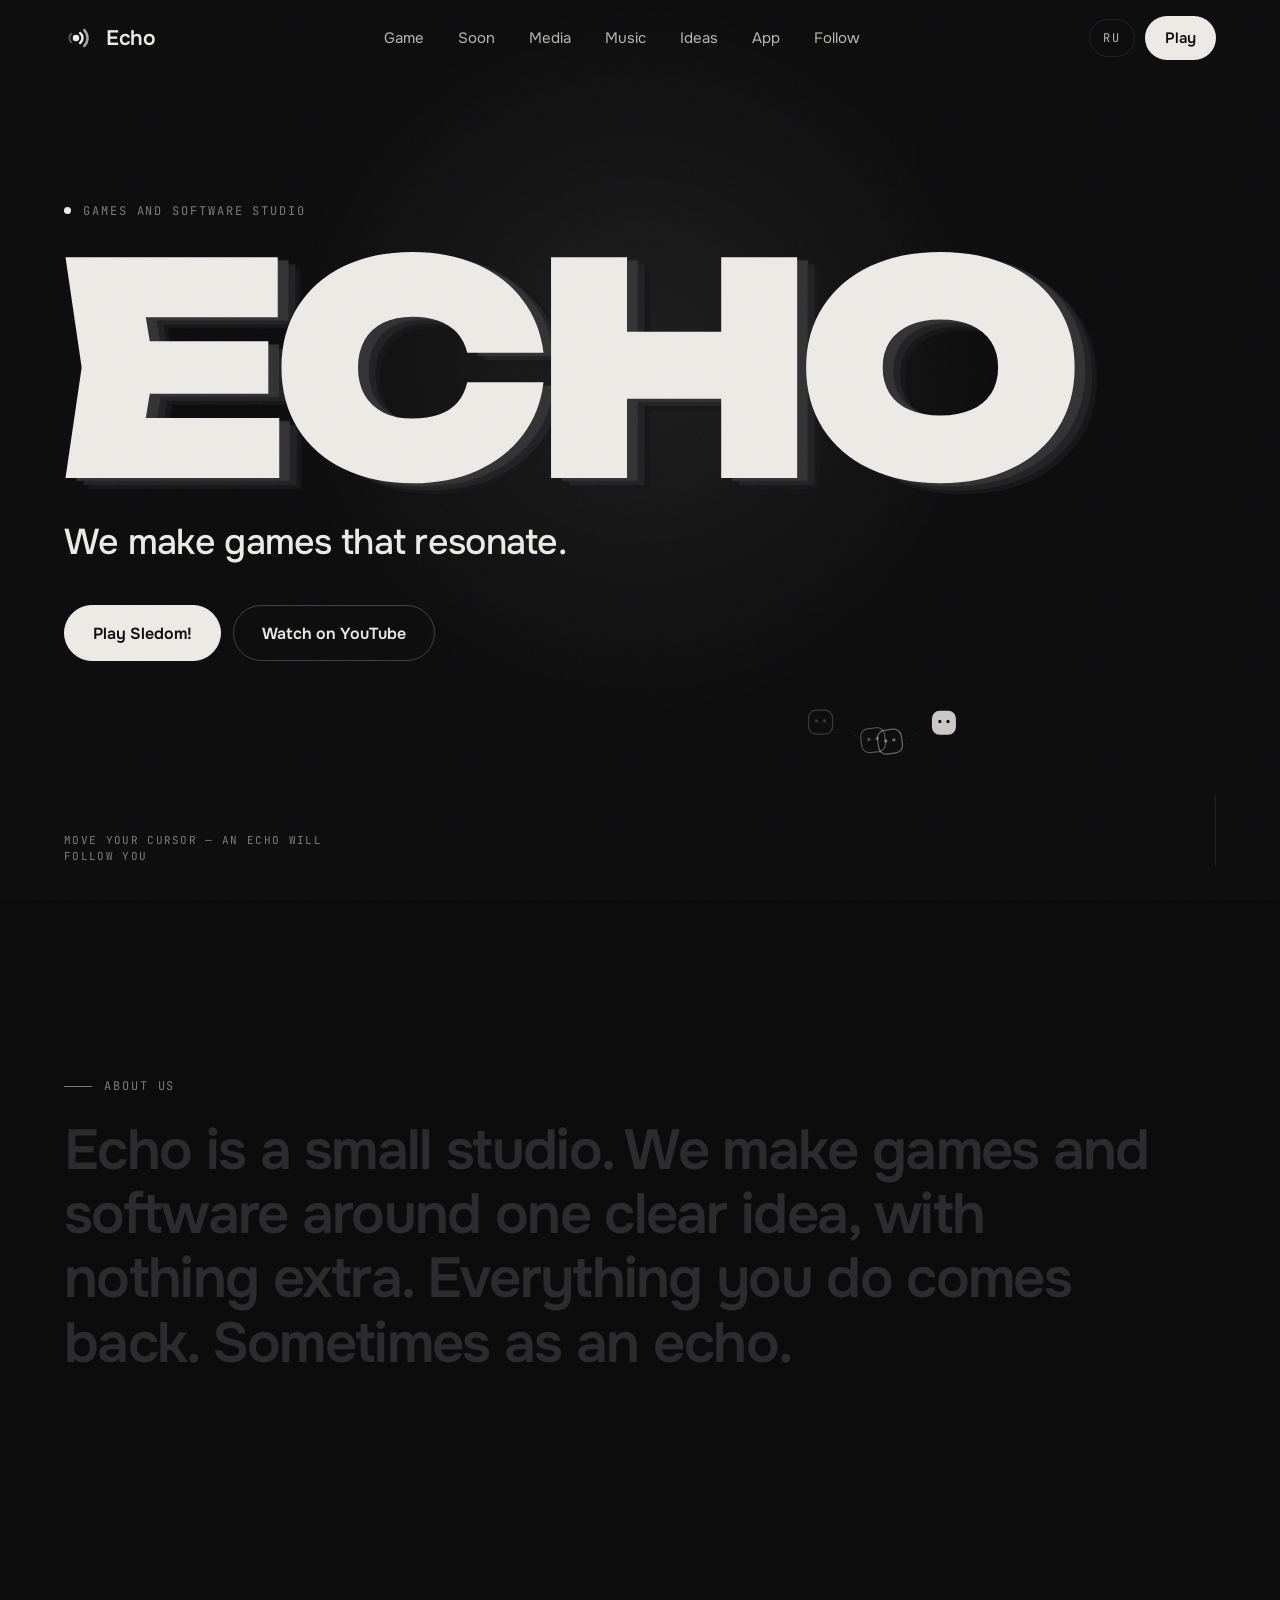
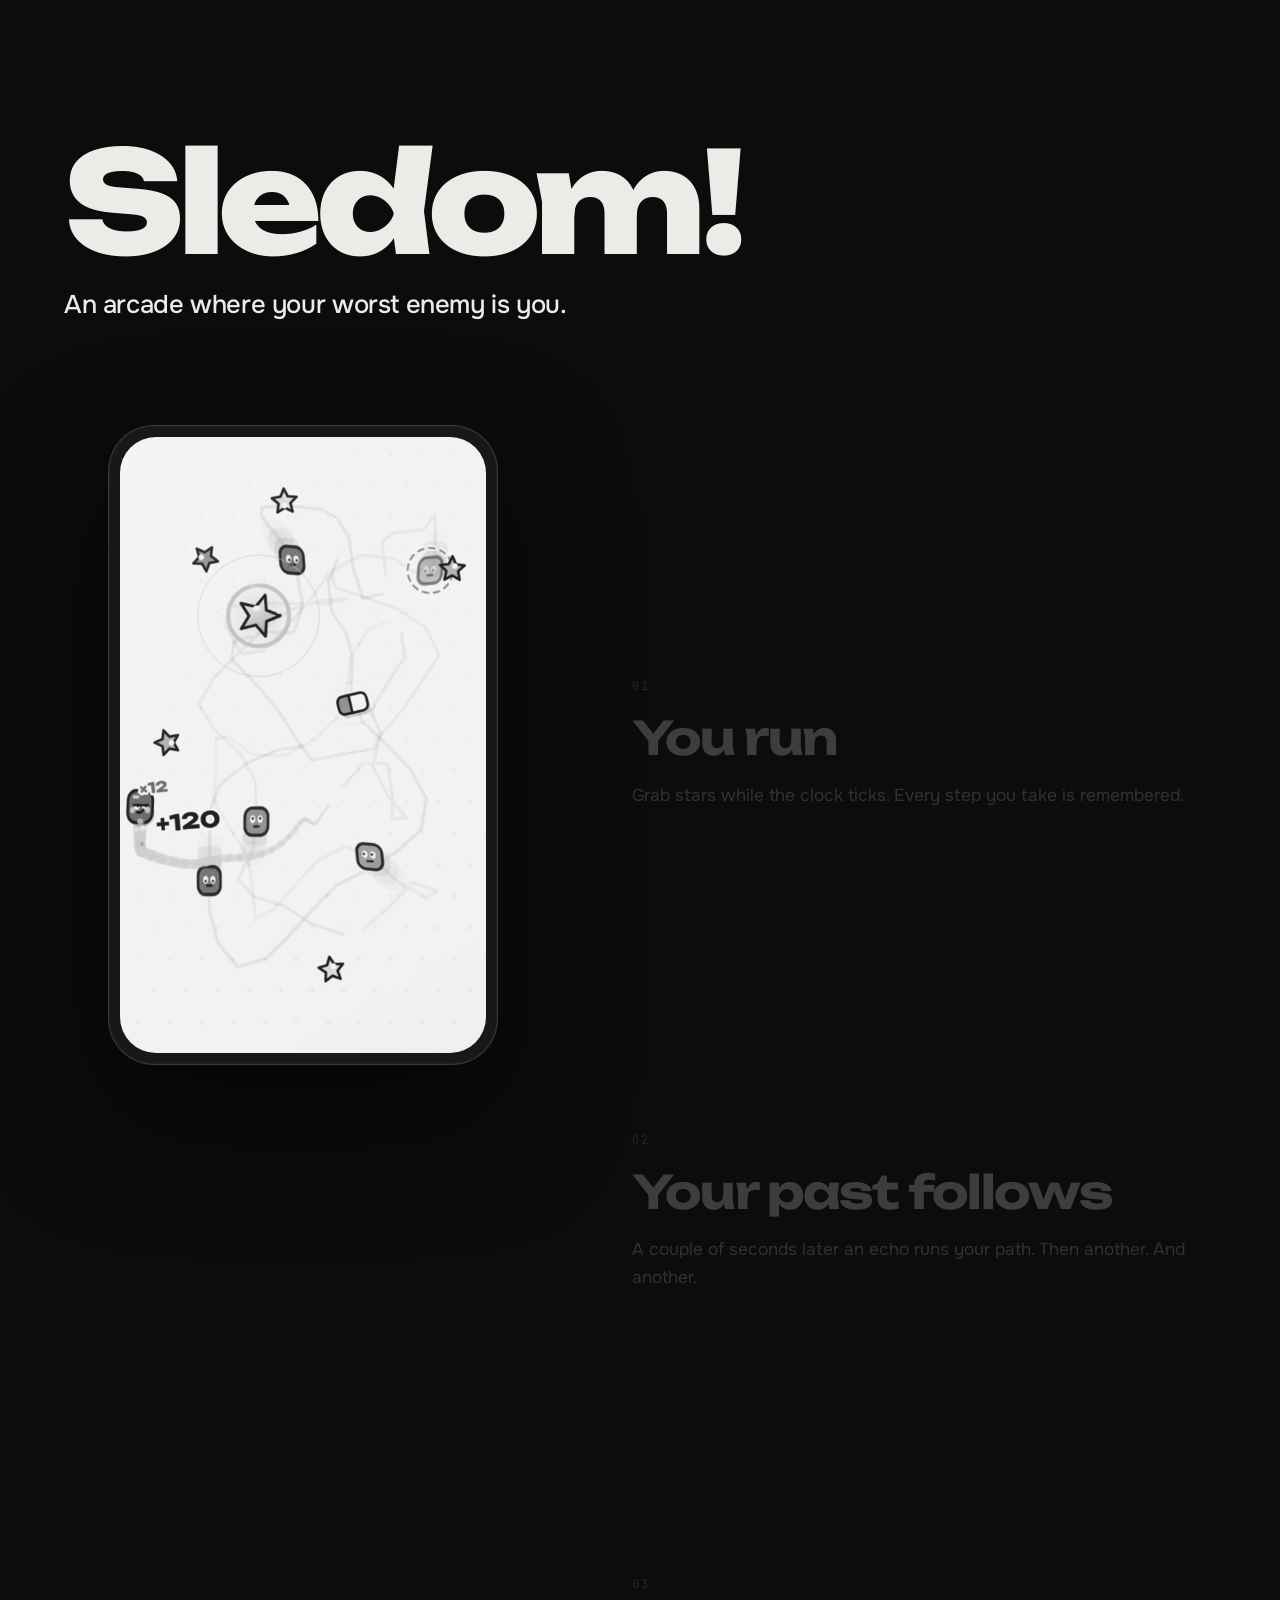
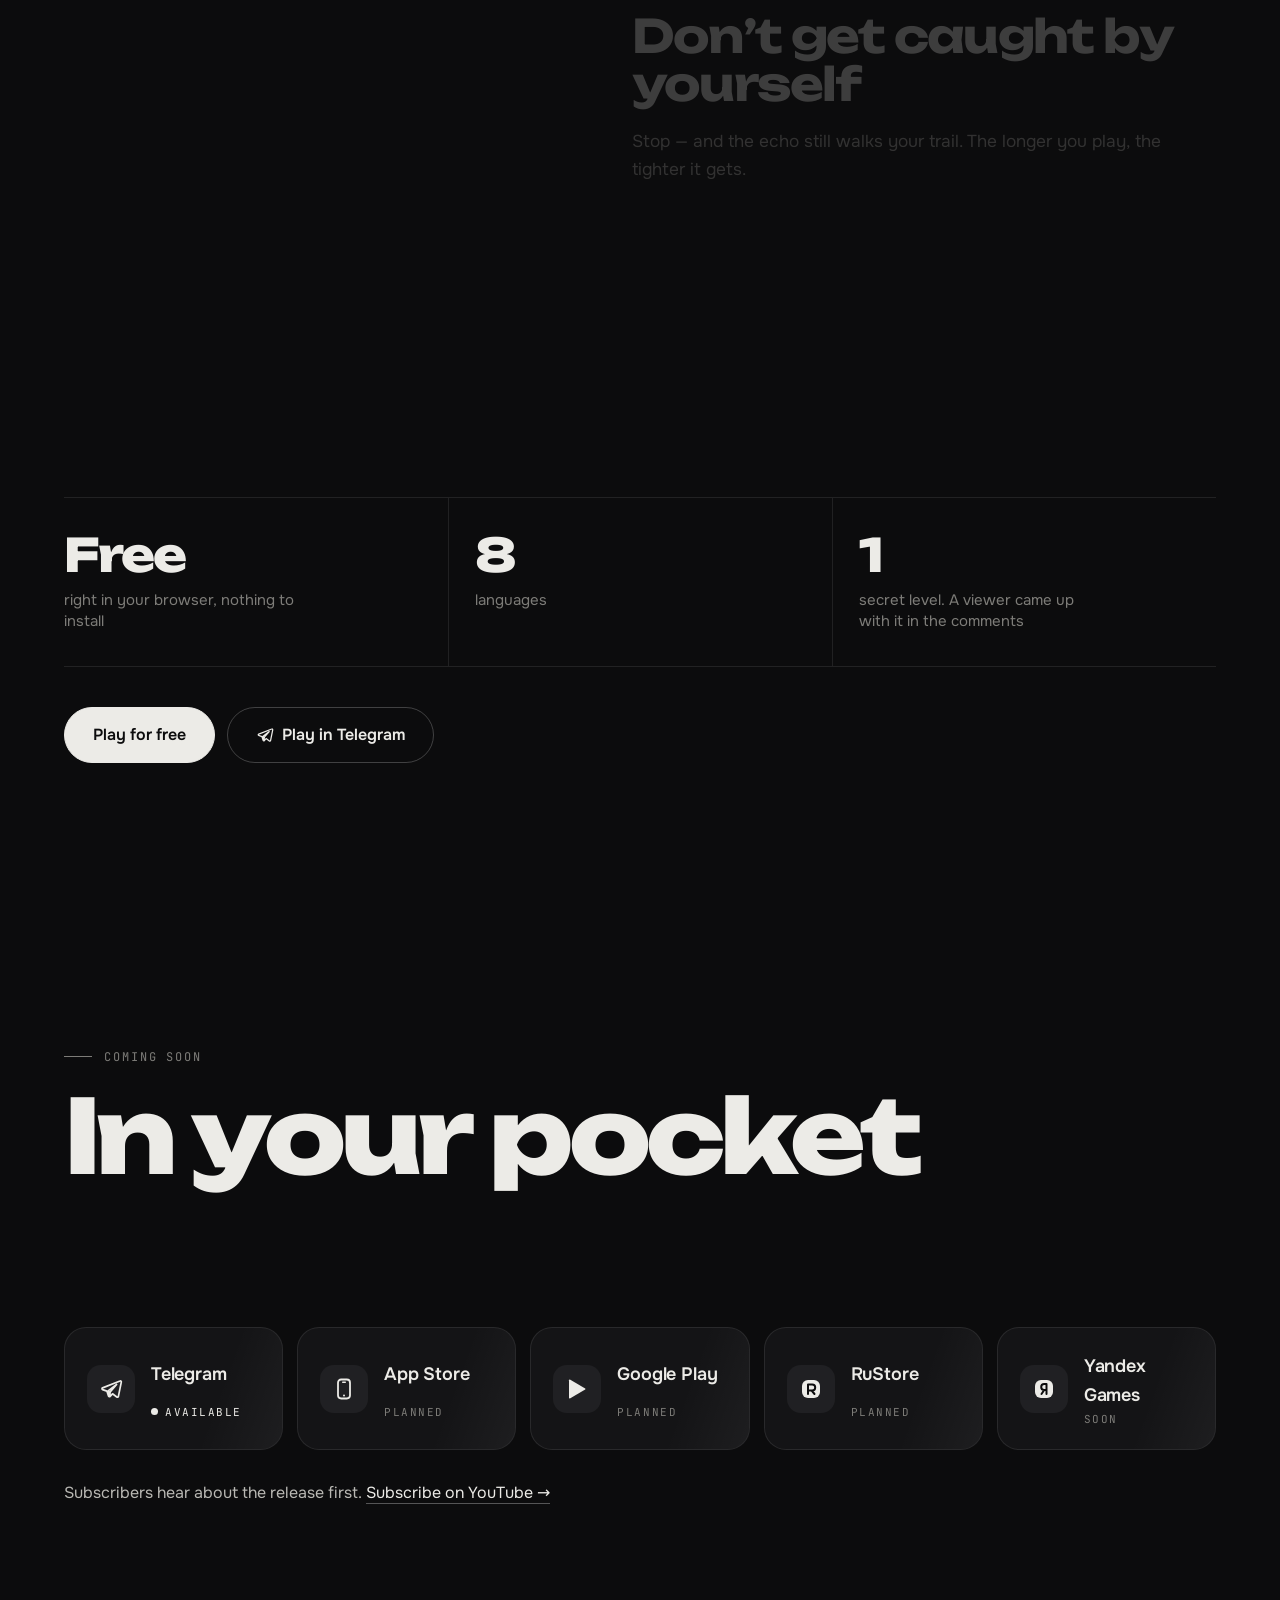
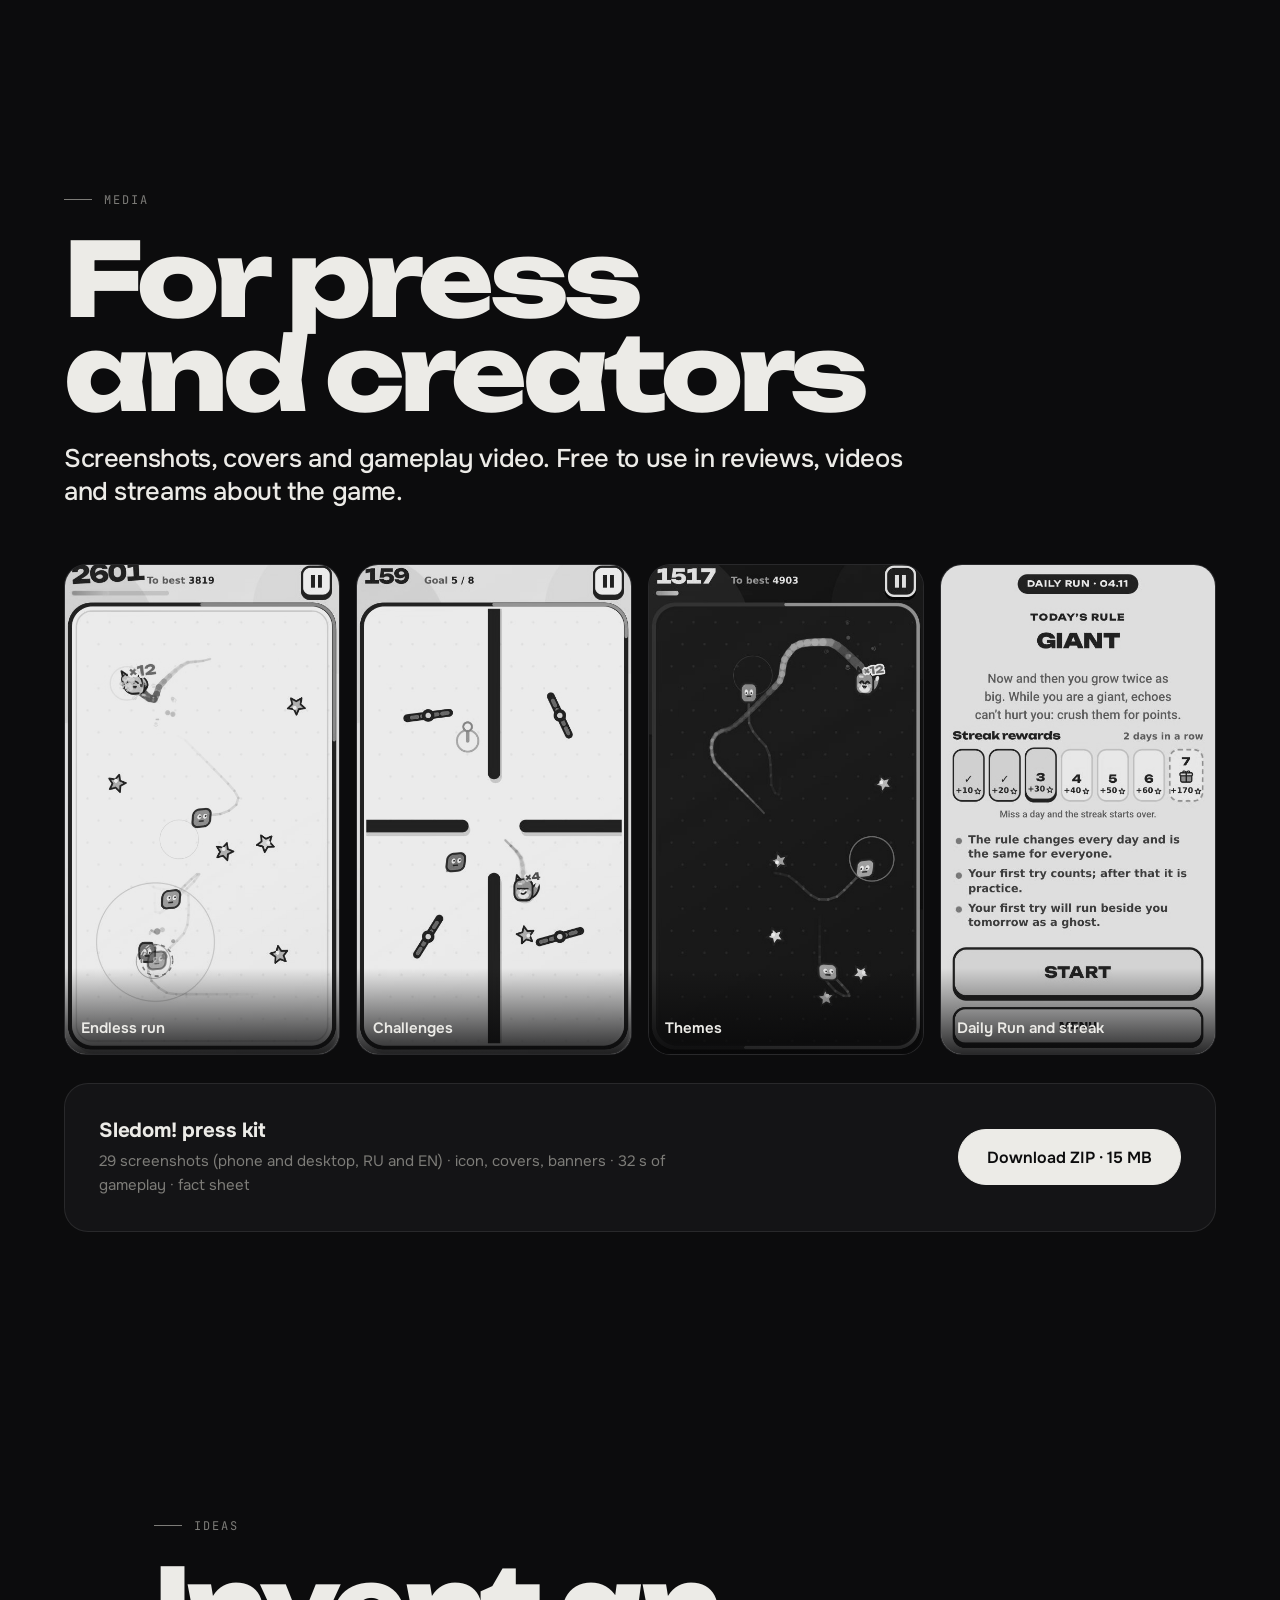
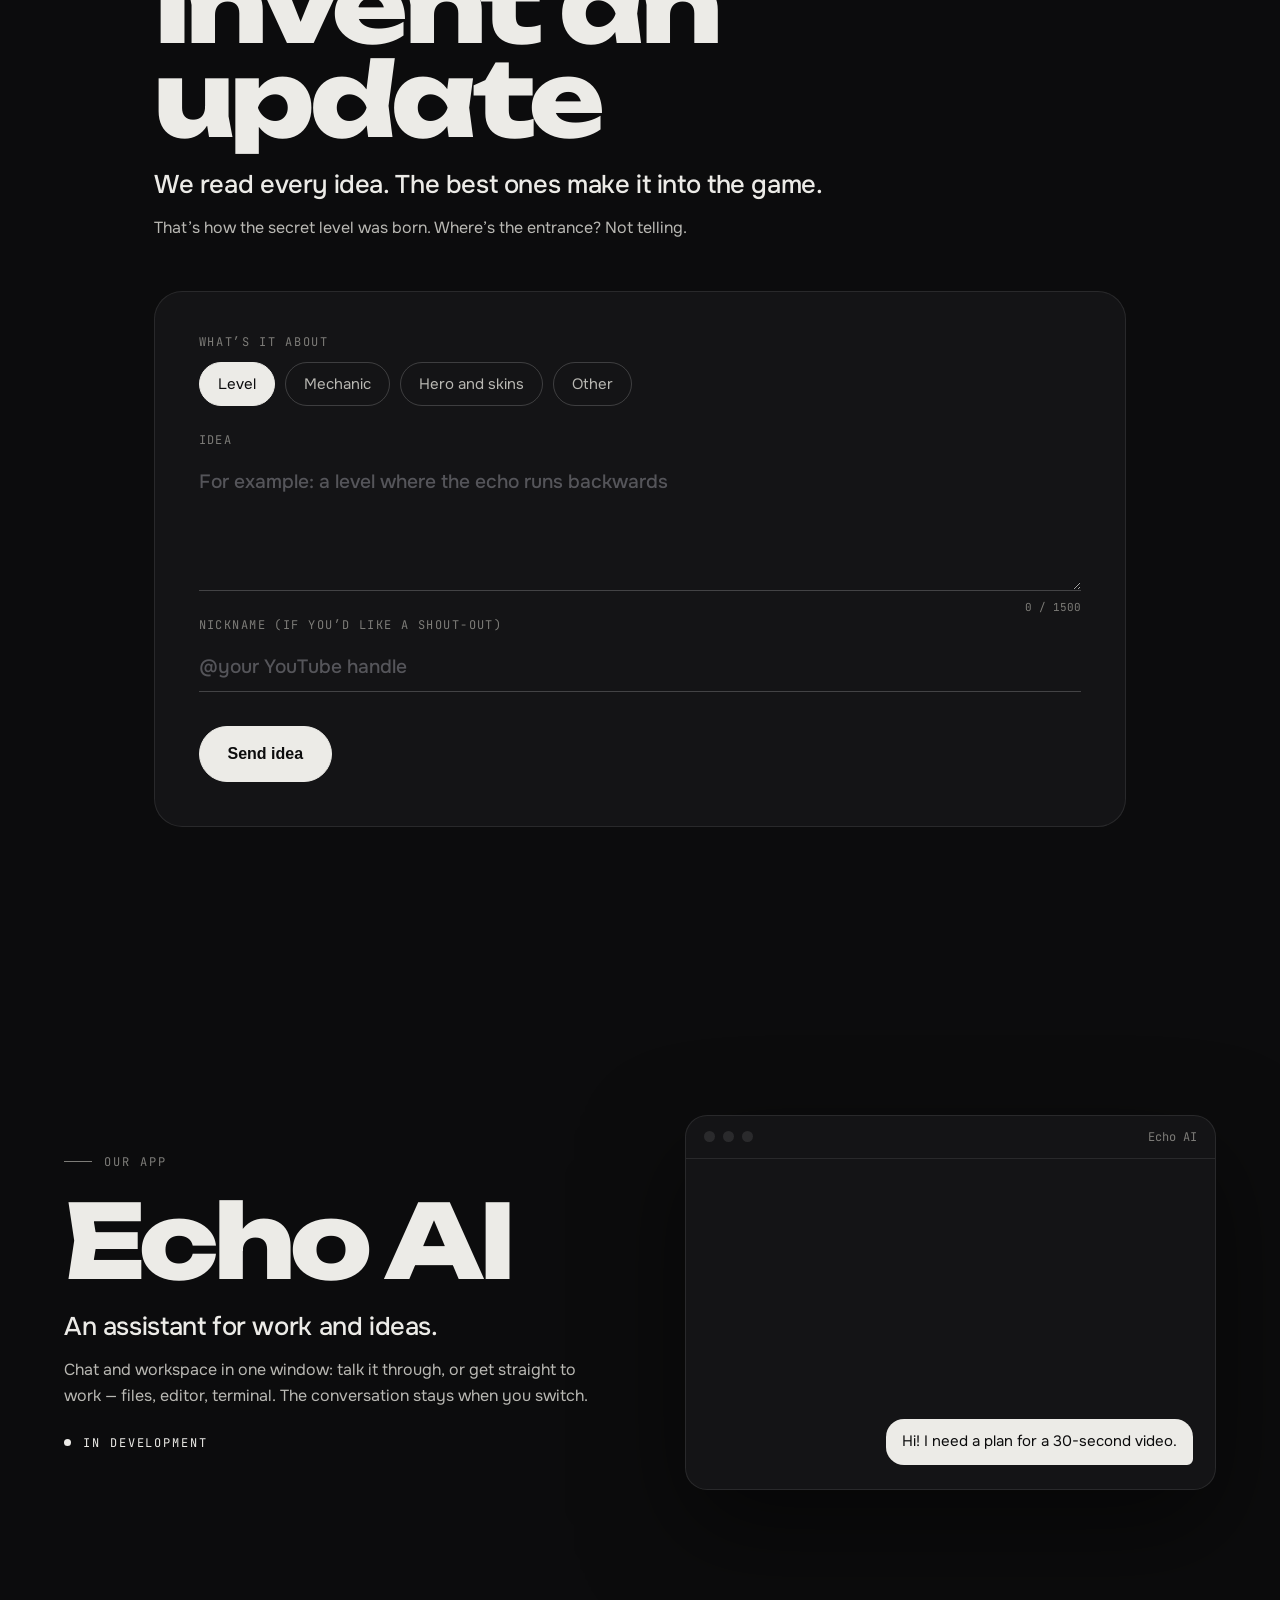
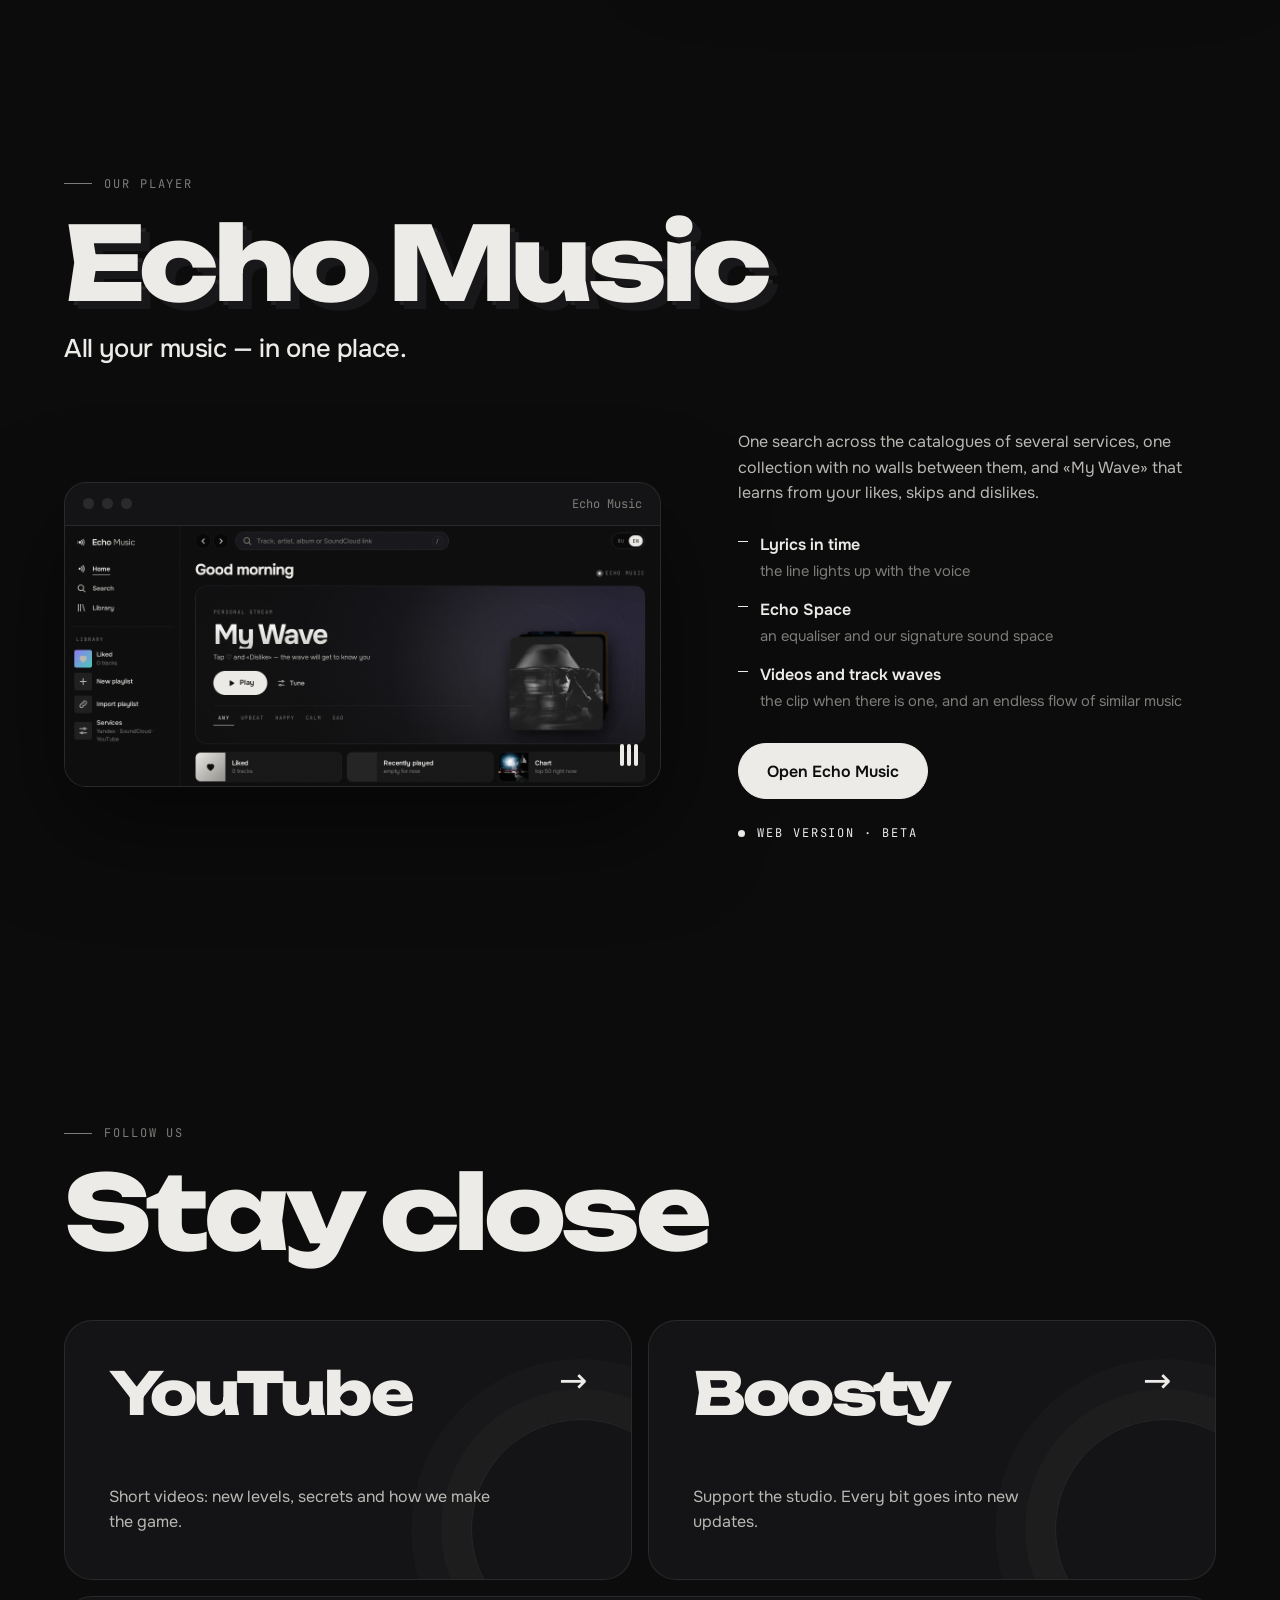
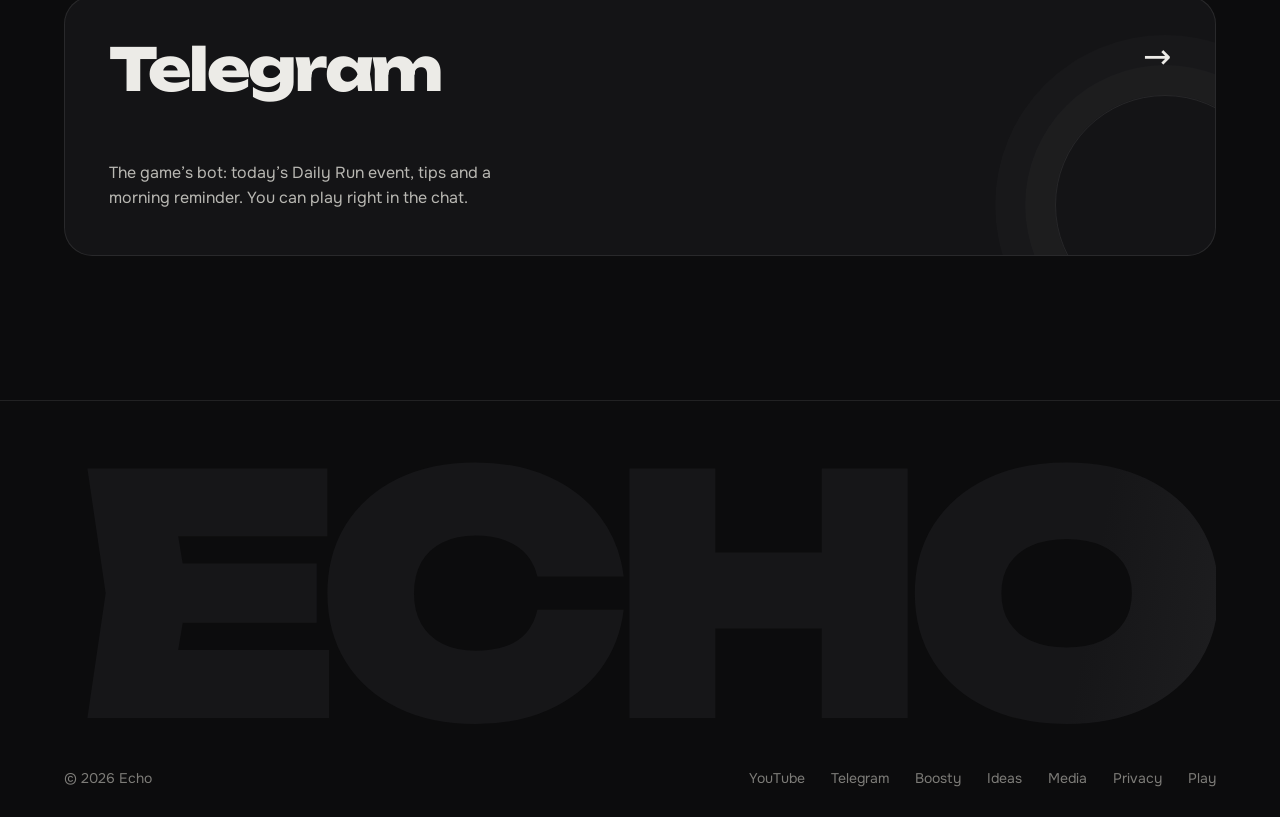
<file: index.html>
<!doctype html>
<html lang="ru">
<head>
<meta charset="utf-8">
<meta name="viewport" content="width=device-width,initial-scale=1,viewport-fit=cover">
<title data-i="title">Echo — студия игр и программ</title>
<meta name="description" data-ia="content=desc" content="Echo — маленькая студия. Делаем игры и программы с одной ясной идеей. Наша игра «Следом!» — аркада, где главный враг — ты сам.">
<meta property="og:type" content="website">
<meta property="og:title" content="Echo — студия игр и программ">
<meta property="og:description" content="Делаем игры, которые отзываются. Играй в «Следом!» бесплатно в браузере.">
<meta property="og:image" content="https://qwertty111d-svg.github.io/media/og.jpg">
<meta property="og:url" content="https://qwertty111d-svg.github.io/">
<meta name="twitter:card" content="summary_large_image">
<link rel="canonical" href="https://qwertty111d-svg.github.io/">
<meta name="theme-color" content="#0c0c0d">
<link rel="icon" href="media/echo.svg" type="image/svg+xml">
<link rel="stylesheet" href="fonts/unbounded.css">
<link rel="stylesheet" href="style.css">
</head>
<body>
<div class="progress" aria-hidden="true"></div>

<header class="nav">
  <a class="brand" href="#top" aria-label="Echo — наверх" data-ia="aria-label=top">
    <svg class="mark" viewBox="0 0 64 64" aria-hidden="true"><path d="M14.04 23.64A13 13 0 0 0 14.04 40.36" class="ghost"/><circle cx="24" cy="32" r="6.5"/><path d="M32.36 22.04A13 13 0 0 1 32.36 41.96"/><path d="M40.55 16.02A23 23 0 0 1 40.55 47.98" class="far"/></svg>
    <span>Echo</span>
  </a>
  <nav class="links" id="menu">
    <a href="#game" data-i="n_game">Игра</a><a href="#soon" data-i="n_soon">Скоро</a><a href="#media" data-i="n_media">Медиа</a><a href="#music" data-i="n_music">Музыка</a><a href="#idea" data-i="n_idea">Идеи</a><a href="#app" data-i="n_app">Программа</a><a href="#follow" data-i="n_follow">Мы в сети</a>
  </nav>
  <div class="nav-r">
    <button class="lang" type="button" data-i="lang" data-ia="aria-label=lang_a" aria-label="Switch to English" lang="en">EN</button>
    <a class="nav-cta" data-link="play" href="#game" data-i="play">Играть</a>
    <button class="burger" aria-label="Меню" data-ia="aria-label=menu" aria-controls="menu" aria-expanded="false"><i></i><i></i></button>
  </div>
</header>

<main id="top">
  <!-- hero: the wordmark and its echoes; behind them, your path replayed by your echoes -->
  <section class="hero">
    <canvas id="field" aria-hidden="true"></canvas>
    <div class="spot" aria-hidden="true"></div>
    <div class="hero-in">
      <p class="eyebrow up" data-i="eyebrow"><span class="dot"></span>студия игр и программ</p>
      <h1 class="word" aria-label="Echo">
        <span class="layer" aria-hidden="true">ECHO</span><span class="layer" aria-hidden="true">ECHO</span><span class="layer" aria-hidden="true">ECHO</span><span class="solid">ECHO</span>
      </h1>
      <p class="lead up" data-i="lead">Делаем игры, которые <em>отзываются</em>.</p>
      <div class="cta up">
        <a class="btn" data-link="play" href="#game"><span data-i="cta_play">Играть в «Следом!»</span></a>
        <a class="btn ghost" data-link="youtube" href="#follow"><span data-i="cta_yt">Смотреть на YouTube</span></a>
      </div>
    </div>
    <p class="hint up" data-i="hint"><span class="hint-d">проведи курсором</span><span class="hint-t">коснись экрана</span> — за тобой пойдёт эхо</p>
    <a class="scroll" href="#about" aria-label="Листать вниз" data-ia="aria-label=scroll"><i></i></a>
  </section>

  <!-- what we are: the words light up as you read -->
  <section id="about" class="about">
    <p class="num" data-i="about_n">о студии</p>
    <p class="manifest" data-words data-i="manifest">Echo — маленькая студия. Мы делаем игры и программы с одной ясной идеей и без лишнего. Всё, что ты делаешь, возвращается. Иногда — эхом.</p>
  </section>

  <!-- the game: the phone stays, the story scrolls beside it -->
  <section id="game" class="game">
    <div class="game-head">
      <p class="num reveal" data-i="game_n">наша игра</p>
      <h2 class="reveal" data-i="game_h">Следом!</h2>
      <p class="sub reveal" data-i="game_sub">Аркада, где главный враг&nbsp;— ты сам.</p>
    </div>
    <div class="story">
      <div class="stage">
        <div class="phone">
          <video src="media/sledom.mp4" poster="media/sledom.jpg" autoplay muted loop playsinline preload="metadata" disablepictureinpicture></video>
          <div class="glare"></div>
        </div>
      </div>
      <ol class="chapters">
        <li class="chapter" data-step="0"><b>01</b><h3 data-i="c1h">Ты бежишь</h3><p data-i="c1p">Собираешь звёзды, пока идёт время. Каждый твой шаг запоминается.</p></li>
        <li class="chapter" data-step="1"><b>02</b><h3 data-i="c2h">Прошлое выходит следом</h3><p data-i="c2p">Через пару секунд по твоему пути бежит эхо. Потом ещё одно. И ещё.</p></li>
        <li class="chapter" data-step="2"><b>03</b><h3 data-i="c3h">Не попадись самому себе</h3><p data-i="c3p">Остановился&nbsp;— а эхо всё равно идёт по твоему следу. Чем дольше играешь, тем теснее.</p></li>
      </ol>
    </div>
    <div class="facts reveal">
      <div><b data-i="f1b">0&nbsp;₽</b><span data-i="f1">бесплатно, прямо в&nbsp;браузере</span></div>
      <div><b>8</b><span data-i="f2">языков</span></div>
      <div><b>1</b><span data-i="f3">секретный уровень. Его придумал зритель в&nbsp;комментариях</span></div>
    </div>
    <div class="row reveal">
      <a class="btn" data-link="play" href="#"><span data-i="play_free">Играть бесплатно</span></a>
      <a class="btn ghost tg" data-link="telegram" href="#"><svg viewBox="0 0 24 24" aria-hidden="true"><path d="M21 4 3.6 10.9c-.8.3-.8 1.4 0 1.7l4.3 1.5 1.6 5c.2.7 1.1.9 1.6.3l2.4-2.6 4.3 3.2c.6.4 1.4.1 1.6-.6L22.3 5.2c.2-.8-.6-1.5-1.3-1.2zM9.4 13.6l8.2-6.1-6.4 7.4-.4 3.1z" fill="none" stroke="currentColor" stroke-width="1.7" stroke-linejoin="round"/></svg><span data-i="tg_play">Играть в Telegram</span></a>
      <a class="btn ghost" data-link="yandex" href="#"><span data-i="yandex">Яндекс Игры</span></a>
    </div>
  </section>

  <!-- coming to phones -->
  <section id="soon" class="soon">
    <p class="num reveal" data-i="soon_n">скоро</p>
    <h2 class="reveal" data-i="soon_h">В кармане</h2>
    <p class="sub reveal" data-i="soon_sub">Уже сейчас «Следом!» работает в браузере и в Telegram — и на телефоне тоже. Версии для магазинов приложений мы готовим.</p>
    <ul class="stores">
      <li class="store store--live reveal"><a class="st-link" data-link="telegram" data-keep href="#" aria-label="Telegram"></a><span class="ico" aria-hidden="true"><svg viewBox="0 0 24 24"><path d="M21 4 3.6 10.9c-.8.3-.8 1.4 0 1.7l4.3 1.5 1.6 5c.2.7 1.1.9 1.6.3l2.4-2.6 4.3 3.2c.6.4 1.4.1 1.6-.6L22.3 5.2c.2-.8-.6-1.5-1.3-1.2zM9.4 13.6l8.2-6.1-6.4 7.4-.4 3.1z" fill="none" stroke="currentColor" stroke-width="1.7" stroke-linejoin="round"/></svg></span><span class="st-n">Telegram</span><span class="st-s"><i class="live" aria-hidden="true"></i><span data-i="available">доступно</span></span></li>
      <li class="store reveal"><span class="ico" aria-hidden="true"><svg viewBox="0 0 24 24"><rect x="6" y="2.5" width="12" height="19" rx="3.2" fill="none" stroke="currentColor" stroke-width="1.8"/><rect x="10" y="4.6" width="4" height="1.4" rx=".7"/><circle cx="12" cy="18.4" r="1"/></svg></span><span class="st-n">App Store</span><span class="st-s" data-i="planned">в планах</span></li>
      <li class="store reveal"><span class="ico" aria-hidden="true"><svg viewBox="0 0 24 24"><path d="M4 3.2v17.6c0 .5.5.8.9.6l15.3-8.8c.4-.3.4-.9 0-1.2L4.9 2.6c-.4-.2-.9.1-.9.6z"/></svg></span><span class="st-n">Google Play</span><span class="st-s" data-i="planned">в планах</span></li>
      <li class="store reveal"><span class="ico" aria-hidden="true"><svg viewBox="0 0 24 24"><rect x="3" y="3" width="18" height="18" rx="6"/><path d="M9 7.5h4.2a3 3 0 0 1 0 6H9zM9 13.5V17M12.6 13.5 15.5 17" fill="none" stroke="var(--bg)" stroke-width="2" stroke-linecap="round" stroke-linejoin="round"/></svg></span><span class="st-n">RuStore</span><span class="st-s" data-i="planned">в планах</span></li>
      <li class="store reveal"><span class="ico" aria-hidden="true"><svg viewBox="0 0 24 24"><rect x="3" y="3" width="18" height="18" rx="6"/><path d="M14.5 17V7h-2.3a3 3 0 0 0 0 6h2.3M12.2 13 9.5 17" fill="none" stroke="var(--bg)" stroke-width="2" stroke-linecap="round" stroke-linejoin="round"/></svg></span><span class="st-n" data-i="yandex">Яндекс Игры</span><span class="st-s" data-i="soon">скоро</span></li>
    </ul>
    <p class="soon-note reveal"><span data-i="soon_note">Первыми о выходе узнают подписчики.</span> <a data-link="youtube" href="#follow" data-i="soon_yt">Подписаться на YouTube&nbsp;→</a></p>
  </section>

  <!-- media: screenshots, art and a gameplay clip for press and video makers, in one ZIP -->
  <section id="media" class="media">
    <p class="num reveal" data-i="media_n">медиа</p>
    <h2 class="reveal" data-i="media_h">Для прессы и&nbsp;блогеров</h2>
    <p class="sub reveal" data-i="media_sub">Скриншоты, обложки и видео геймплея. Можно свободно использовать в&nbsp;обзорах, роликах и&nbsp;стримах об&nbsp;игре.</p>
    <div class="shots" role="list">
      <figure class="shot reveal" role="listitem"><img src="media/press/play.jpg" data-ia="alt=s1a,src=s1i" alt="Геймплей: герой собирает звёзды, рядом бегут эхо" loading="lazy" width="540" height="960"><figcaption data-i="s1">Бесконечный забег</figcaption></figure>
      <figure class="shot reveal" role="listitem"><img src="media/press/blades.jpg" data-ia="alt=s2a,src=s2i" alt="Уровень-испытание с вращающимися лезвиями" loading="lazy" width="540" height="960"><figcaption data-i="s2">Испытания</figcaption></figure>
      <figure class="shot reveal" role="listitem"><img src="media/press/night.jpg" data-ia="alt=s3a,src=s3i" alt="Ночная тема оформления" loading="lazy" width="540" height="960"><figcaption data-i="s3">Темы оформления</figcaption></figure>
      <figure class="shot reveal" role="listitem"><img src="media/press/streak.jpg" data-ia="alt=s4a,src=s4i" alt="Забег дня и награды за серию" loading="lazy" width="540" height="960"><figcaption data-i="s4">Забег дня и серия</figcaption></figure>
    </div>
    <div class="kit reveal">
      <div class="kit-info"><b data-i="kit_b">Пресс-кит «Следом!»</b><span data-i="kit">29 скриншотов (телефон и компьютер, RU и EN) · иконка, обложки, баннеры · 32 с геймплея · факты об игре</span></div>
      <a class="btn" href="press/sledom-presskit.zip" download><span data-i="kit_btn">Скачать ZIP · 15 МБ</span></a>
    </div>
  </section>

  <!-- ideas: they go to Netlify Forms; the owner reads them in the Netlify dashboard and by e-mail -->
  <section id="idea" class="idea">
    <p class="num reveal" data-i="idea_n">идеи</p>
    <h2 class="reveal" data-i="idea_h">Придумай обновление</h2>
    <p class="sub reveal" data-i="idea_sub">Мы читаем каждую идею. Лучшие попадают в игру.</p>
    <p class="reveal" data-i="idea_p">Так появился секретный уровень. Где вход&nbsp;— не скажем.</p>
    <form class="ideaform reveal" name="idea" method="POST" action="#">
      <input type="hidden" name="form-name" value="idea">
      <input type="hidden" name="lang" value="ru">
      <p class="hp" aria-hidden="true"><label>Не заполняй: <input name="bot-field" tabindex="-1" autocomplete="off"></label></p>
      <fieldset class="kinds"><legend data-i="kinds">Про что идея</legend>
        <label><input type="radio" name="kind" value="уровень" checked><span data-i="k1">Уровень</span></label>
        <label><input type="radio" name="kind" value="механика"><span data-i="k2">Механика</span></label>
        <label><input type="radio" name="kind" value="герой и скины"><span data-i="k3">Герой и скины</span></label>
        <label><input type="radio" name="kind" value="другое"><span data-i="k4">Другое</span></label>
      </fieldset>
      <label class="field"><span data-i="f_idea">Идея</span><textarea data-ia="placeholder=ph_idea" name="idea" rows="4" maxlength="1500" required placeholder="Например: уровень, где эхо бежит задом наперёд"></textarea><em class="count">0 / 1500</em></label>
      <label class="field"><span data-i="f_nick">Ник (если хочешь, чтобы мы тебя упомянули)</span><input name="name" maxlength="60" autocomplete="nickname" data-ia="placeholder=ph_nick" placeholder="@ник на YouTube"></label>
      <button class="btn send" type="submit"><span data-i="send">Отправить идею</span></button>
      <div class="sent" role="status" hidden><i class="sent-ring" aria-hidden="true"></i><b data-i="sent_b">Идея у нас.</b><span data-i="sent">Спасибо! Следи за обновлениями на YouTube.</span><button type="button" class="again" data-i="again">Предложить ещё</button></div>
    </form>
  </section>

  <!-- the app -->
  <section id="app" class="app">
    <div class="app-text">
      <p class="num reveal" data-i="app_n">наша программа</p>
      <h2 class="reveal">Echo AI</h2>
      <p class="sub reveal" data-i="app_sub">Помощник для работы и идей.</p>
      <p class="reveal" data-i="app_p">Чат и рабочее место в одном окне: можно поговорить, а можно сразу сесть за дело&nbsp;— файлы, редактор, терминал. Разговор не теряется, когда переключаешься.</p>
      <p class="status reveal" data-i="app_st"><span class="dot"></span>в разработке</p>
    </div>
    <div class="window reveal" aria-label="Пример окна Echo AI" data-ia="aria-label=win">
      <div class="bar"><i></i><i></i><i></i><span>Echo AI</span></div>
      <div class="chat"></div>
    </div>
  </section>

  <section id="music" class="music">
    <div class="music-head">
      <p class="num reveal" data-i="mu_n">наш плеер</p>
      <h2 class="reveal music-word" data-t="Echo Music">Echo Music</h2>
      <p class="sub reveal" data-i="mu_sub">Вся музыка — в одном месте.</p>
    </div>
    <div class="music-grid">
      <a class="music-shot reveal" href="music/" aria-label="Открыть Echo Music" data-ia="aria-label=mu_open_a">
        <span class="bar"><i></i><i></i><i></i><span>Echo Music</span></span>
        <img src="media/echo-music.jpg" alt="Главный экран Echo Music" data-ia="alt=mu_alt,src=mu_img" loading="lazy">
        <span class="music-pulse" aria-hidden="true"><i></i><i></i><i></i></span>
      </a>
      <div class="music-text">
        <p class="reveal" data-i="mu_p">Один поиск по каталогам сразу нескольких сервисов, коллекция без границ между ними и «Моя волна», которая учится на твоих лайках, пропусках и «не нравится».</p>
        <ul class="music-feats">
          <li class="reveal"><b data-i="mu_f1">Тексты в такт</b><span data-i="mu_f1s">строка подсвечивается вместе с голосом</span></li>
          <li class="reveal"><b data-i="mu_f2">Echo Space</b><span data-i="mu_f2s">эквалайзер и фирменное пространство звука</span></li>
          <li class="reveal"><b data-i="mu_f3">Клипы и волна по треку</b><span data-i="mu_f3s">видео, если оно есть, и бесконечный поток похожего</span></li>
        </ul>
        <div class="cta reveal"><a class="btn" href="music/"><span data-i="mu_open" data-t="Открыть Echo Music">Открыть Echo Music</span></a></div>
        <p class="status reveal" data-i="mu_st"><span class="dot"></span>веб-версия · бета</p>
      </div>
    </div>
  </section>

  <!-- where to find us -->
  <section id="follow" class="follow">
    <p class="num reveal" data-i="fol_n">мы в сети</p>
    <h2 class="reveal" data-i="fol_h">Будь рядом</h2>
    <div class="links-big">
      <a class="go reveal" data-link="youtube" data-keep href="#">
        <span class="go-k">YouTube</span><span class="go-t" data-i="yt_t">Короткие ролики: новые уровни, секреты и то, как мы делаем игру.</span><span class="go-a" aria-hidden="true">→</span><i class="go-ring" aria-hidden="true"></i>
      </a>
      <a class="go reveal" data-link="boosty" data-keep href="#">
        <span class="go-k">Boosty</span><span class="go-t" data-i="bo_t">Поддержать студию. Каждый рубль идёт в новые обновления.</span><span class="go-a" aria-hidden="true">→</span><i class="go-ring" aria-hidden="true"></i>
      </a>
      <a class="go go--wide reveal" data-link="tgbot" data-keep href="#">
        <span class="go-k">Telegram</span><span class="go-t" data-i="tg_t">Бот игры: событие Забега дня, советы и утреннее напоминание. Играть можно прямо в чате.</span><span class="go-a" aria-hidden="true">→</span><i class="go-ring" aria-hidden="true"></i>
      </a>
    </div>
  </section>
</main>

<footer class="foot">
  <div class="foot-word" aria-hidden="true">ECHO</div>
  <div class="foot-row">
    <span>© <span id="year">2026</span> Echo</span>
    <nav><a data-link="youtube" href="#">YouTube</a><a data-link="tgbot" href="#">Telegram</a><a data-link="boosty" href="#">Boosty</a><a href="#idea" data-i="n_idea">Идеи</a><a href="#media" data-i="n_media">Медиа</a><a href="privacy.html" data-i="privacy" data-ia="href=privacy_u">Конфиденциальность</a><a data-link="play" href="#" data-i="play">Играть</a></nav>
  </div>
</footer>
<script src="app.js"></script>
</body>
</html>
</file>
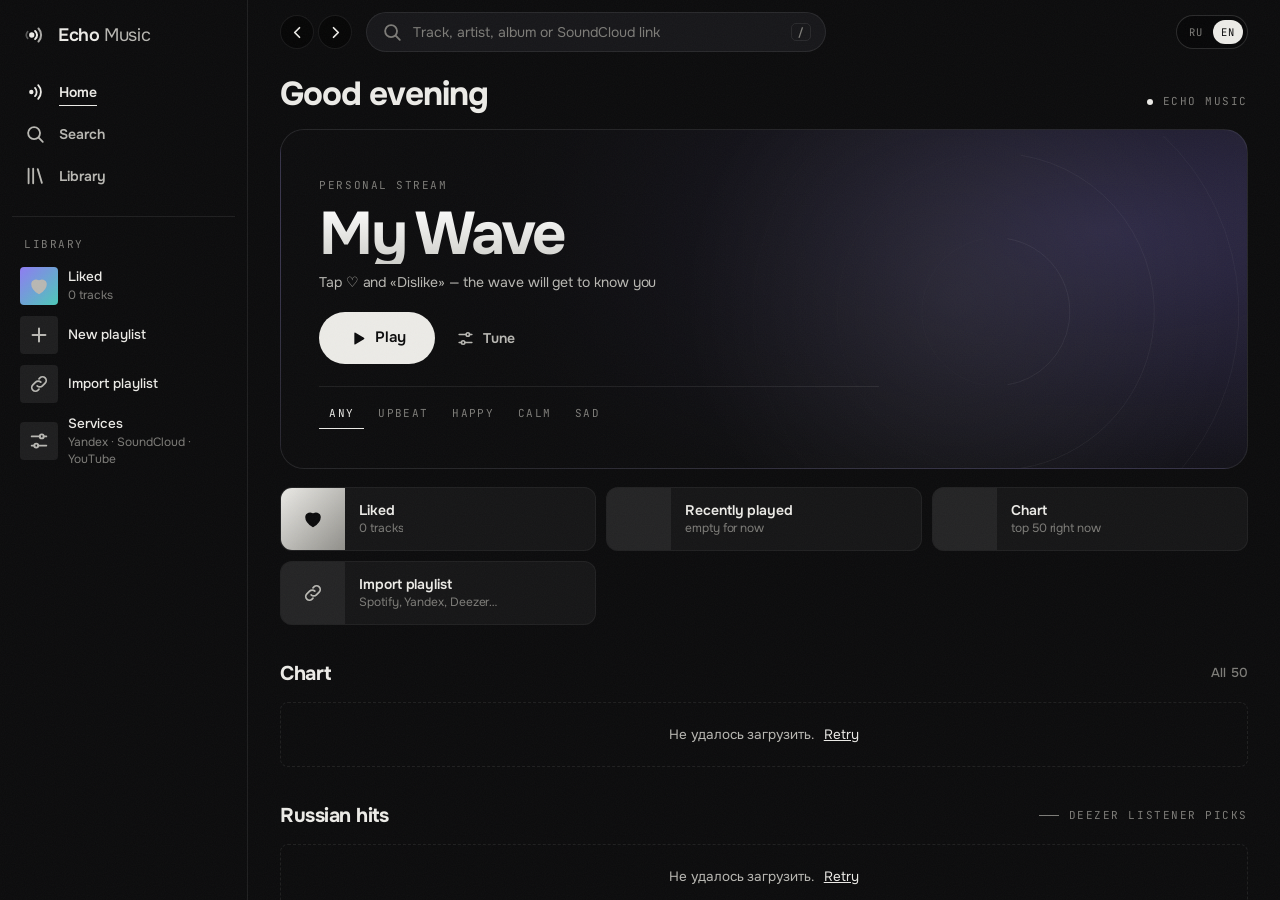
<file: music/index.html>
<!doctype html>
<html lang="ru">
<head>
<meta charset="utf-8">
<meta name="viewport" content="width=device-width,initial-scale=1,viewport-fit=cover">
<meta name="theme-color" content="#09090b">
<meta name="apple-mobile-web-app-capable" content="yes">
<meta name="apple-mobile-web-app-status-bar-style" content="black-translucent">
<title>Echo Music</title>
<link rel="manifest" href="manifest.webmanifest">
<link rel="icon" href="app-icon.svg" type="image/svg+xml">
<link rel="apple-touch-icon" href="icon-192.png">
<link rel="preconnect" href="https://api.deezer.com"><link rel="preconnect" href="https://cdn-images.dzcdn.net"><link rel="preconnect" href="https://itunes.apple.com"><link rel="preconnect" href="https://www.youtube.com">
<link rel="stylesheet" href="fonts/unbounded.css">
<link rel="stylesheet" href="style.css">
</head>
<body>
<svg width="0" height="0" style="position:absolute" aria-hidden="true">
  <symbol id="i-home" viewBox="0 0 24 24"><circle cx="8" cy="12" r="2.4" fill="currentColor"/><path d="M12 7.5a6.5 6.5 0 0 1 0 9M15.5 4.5a11 11 0 0 1 0 15" fill="none" stroke="currentColor" stroke-width="2" stroke-linecap="round"/></symbol>
  <symbol id="i-search" viewBox="0 0 24 24"><circle cx="11" cy="11" r="6.5" fill="none" stroke="currentColor" stroke-width="2"/><path d="m16 16 4.5 4.5" stroke="currentColor" stroke-width="2" stroke-linecap="round"/></symbol>
  <symbol id="i-lib" viewBox="0 0 24 24"><path d="M5 4v16M10 4v16M15 4.5l4.5 15" fill="none" stroke="currentColor" stroke-width="2" stroke-linecap="round"/></symbol>
  <symbol id="i-play" viewBox="0 0 24 24"><path d="M8 5.5v13a1 1 0 0 0 1.5.86l10.6-6.5a1 1 0 0 0 0-1.72L9.5 4.64A1 1 0 0 0 8 5.5Z" fill="currentColor"/></symbol>
  <symbol id="i-pause" viewBox="0 0 24 24"><rect x="6.5" y="5" width="4" height="14" rx="1.3" fill="currentColor"/><rect x="13.5" y="5" width="4" height="14" rx="1.3" fill="currentColor"/></symbol>
  <symbol id="i-next" viewBox="0 0 24 24"><path d="M5 6.3v11.4a1 1 0 0 0 1.55.83L15 12.83a1 1 0 0 0 0-1.66L6.55 5.47A1 1 0 0 0 5 6.3Z" fill="currentColor"/><rect x="16.5" y="5.5" width="2.6" height="13" rx="1.2" fill="currentColor"/></symbol>
  <symbol id="i-prev" viewBox="0 0 24 24"><use href="#i-next" transform="matrix(-1 0 0 1 24 0)"/></symbol>
  <symbol id="i-heart" viewBox="0 0 24 24"><path d="M12 20s-7.5-4.6-7.5-10.2A4.3 4.3 0 0 1 12 7.3a4.3 4.3 0 0 1 7.5 2.5C19.5 15.4 12 20 12 20Z" fill="none" stroke="currentColor" stroke-width="2" stroke-linejoin="round"/></symbol>
  <symbol id="i-heart-f" viewBox="0 0 24 24"><path d="M12 20s-7.5-4.6-7.5-10.2A4.3 4.3 0 0 1 12 7.3a4.3 4.3 0 0 1 7.5 2.5C19.5 15.4 12 20 12 20Z" fill="currentColor" stroke="currentColor" stroke-width="2" stroke-linejoin="round"/></symbol>
  <symbol id="i-dots" viewBox="0 0 24 24"><circle cx="5.5" cy="12" r="1.8" fill="currentColor"/><circle cx="12" cy="12" r="1.8" fill="currentColor"/><circle cx="18.5" cy="12" r="1.8" fill="currentColor"/></symbol>
  <symbol id="i-down" viewBox="0 0 24 24"><path d="m6 9.5 6 6 6-6" fill="none" stroke="currentColor" stroke-width="2.2" stroke-linecap="round" stroke-linejoin="round"/></symbol>
  <symbol id="i-back" viewBox="0 0 24 24"><path d="m14.5 6-6 6 6 6" fill="none" stroke="currentColor" stroke-width="2.2" stroke-linecap="round" stroke-linejoin="round"/></symbol>
  <symbol id="i-fwd" viewBox="0 0 24 24"><path d="m9.5 6 6 6-6 6" fill="none" stroke="currentColor" stroke-width="2.2" stroke-linecap="round" stroke-linejoin="round"/></symbol>
  <symbol id="i-tune" viewBox="0 0 24 24"><path d="M4 7h9M17 7h3M4 17h3M11 17h9" stroke="currentColor" stroke-width="2" stroke-linecap="round"/><circle cx="15" cy="7" r="2.2" fill="none" stroke="currentColor" stroke-width="2"/><circle cx="9" cy="17" r="2.2" fill="none" stroke="currentColor" stroke-width="2"/></symbol>
  <symbol id="i-plus" viewBox="0 0 24 24"><path d="M12 5v14M5 12h14" stroke="currentColor" stroke-width="2.2" stroke-linecap="round"/></symbol>
  <symbol id="i-check" viewBox="0 0 24 24"><path d="m5 12.5 4.5 4.5L19 7.5" fill="none" stroke="currentColor" stroke-width="2.2" stroke-linecap="round" stroke-linejoin="round"/></symbol>
  <symbol id="i-shuffle" viewBox="0 0 24 24"><path d="M4 7h3.5c4.5 0 4.5 10 9 10H20M4 17h3.5c1.6 0 2.6-1.3 3.4-3M20 7h-3.5c-1.6 0-2.6 1.3-3.4 3M17.5 4.5 20 7l-2.5 2.5M17.5 14.5 20 17l-2.5 2.5" fill="none" stroke="currentColor" stroke-width="1.9" stroke-linecap="round" stroke-linejoin="round"/></symbol>
  <symbol id="i-repeat" viewBox="0 0 24 24"><path d="M5 11V9.5A2.5 2.5 0 0 1 7.5 7H19m-3-3 3 3-3 3M19 13v1.5a2.5 2.5 0 0 1-2.5 2.5H5m3 3-3-3 3-3" fill="none" stroke="currentColor" stroke-width="1.9" stroke-linecap="round" stroke-linejoin="round"/></symbol>
  <symbol id="i-queue" viewBox="0 0 24 24"><path d="M4 6h12M4 11h12M4 16h7" stroke="currentColor" stroke-width="2" stroke-linecap="round"/><path d="M15 14v6l4.5-3Z" fill="currentColor"/></symbol>
  <symbol id="i-close" viewBox="0 0 24 24"><path d="m6.5 6.5 11 11m0-11-11 11" stroke="currentColor" stroke-width="2.1" stroke-linecap="round"/></symbol>
  <symbol id="i-vol" viewBox="0 0 24 24"><path d="M4 9.5v5h3.5L12 18V6L7.5 9.5Z" fill="currentColor"/><path d="M15.5 9a4 4 0 0 1 0 6M18 6.5a7.5 7.5 0 0 1 0 11" fill="none" stroke="currentColor" stroke-width="1.9" stroke-linecap="round"/></symbol>
  <symbol id="i-next-up" viewBox="0 0 24 24"><path d="M4 7h10M4 12h10M4 17h6" stroke="currentColor" stroke-width="2" stroke-linecap="round"/><path d="M18 11v8m-4-4h8" stroke="currentColor" stroke-width="2" stroke-linecap="round"/></symbol>
  <symbol id="i-edit" viewBox="0 0 24 24"><path d="M5 19h3.5L18.5 9 15 5.5 5 15.5Z" fill="none" stroke="currentColor" stroke-width="1.9" stroke-linejoin="round"/></symbol>
  <symbol id="i-trash" viewBox="0 0 24 24"><path d="M5 7h14M10 7V5h4v2M7 7l1 12h8l1-12" fill="none" stroke="currentColor" stroke-width="1.9" stroke-linecap="round" stroke-linejoin="round"/></symbol>
  <symbol id="i-ext" viewBox="0 0 24 24"><path d="M14 5h5v5M19 5l-8 8M17 14v4a1 1 0 0 1-1 1H6a1 1 0 0 1-1-1V8a1 1 0 0 1 1-1h4" fill="none" stroke="currentColor" stroke-width="1.9" stroke-linecap="round" stroke-linejoin="round"/></symbol>
  <symbol id="i-user" viewBox="0 0 24 24"><circle cx="12" cy="8.5" r="3.6" fill="none" stroke="currentColor" stroke-width="1.9"/><path d="M5 19.5c1.2-3.3 3.8-5 7-5s5.8 1.7 7 5" fill="none" stroke="currentColor" stroke-width="1.9" stroke-linecap="round"/></symbol>
  <symbol id="i-disc" viewBox="0 0 24 24"><circle cx="12" cy="12" r="8" fill="none" stroke="currentColor" stroke-width="1.9"/><circle cx="12" cy="12" r="2.2" fill="currentColor"/></symbol>
  <symbol id="i-dislike" viewBox="0 0 24 24"><path d="M7.5 4.5h8.6a2 2 0 0 1 2 1.6l1.3 6.6a2 2 0 0 1-2 2.3H13l.8 3.4a1.6 1.6 0 0 1-2.9 1.2L7.5 13.5M7.5 4.5v9M7.5 4.5H4.8a.8.8 0 0 0-.8.8v7.4a.8.8 0 0 0 .8.8h2.7" fill="none" stroke="currentColor" stroke-width="1.9" stroke-linejoin="round" stroke-linecap="round"/></symbol>
  <symbol id="i-undo" viewBox="0 0 24 24"><path d="M9 7 5 11l4 4M5 11h9a5 5 0 0 1 0 10h-2" fill="none" stroke="currentColor" stroke-width="2" stroke-linecap="round" stroke-linejoin="round"/></symbol>
  <symbol id="i-lyrics" viewBox="0 0 24 24"><path d="M4 6h11M4 10.5h9M4 15h6" stroke="currentColor" stroke-width="2" stroke-linecap="round"/><circle cx="16.5" cy="16.5" r="2.6" fill="none" stroke="currentColor" stroke-width="2"/><path d="M19.1 16.5V7.5l2 1" fill="none" stroke="currentColor" stroke-width="2" stroke-linecap="round" stroke-linejoin="round"/></symbol>
  <symbol id="i-mute" viewBox="0 0 24 24"><path d="M4 9.5v5h3.5L12 18V6L7.5 9.5Z" fill="currentColor"/><path d="m16 9.5 5 5m0-5-5 5" stroke="currentColor" stroke-width="1.9" stroke-linecap="round"/></symbol>
  <symbol id="i-eq" viewBox="0 0 24 24"><path d="M5 20V13M5 9V4M12 20v-4M12 12V4M19 20v-9M19 7V4" stroke="currentColor" stroke-width="2" stroke-linecap="round"/><path d="M3 11h4M10 14h4M17 9h4" stroke="currentColor" stroke-width="2" stroke-linecap="round"/></symbol>
  <symbol id="i-link" viewBox="0 0 24 24"><path d="M10 14a4 4 0 0 0 5.7 0l3-3a4 4 0 0 0-5.7-5.7l-1 1M14 10a4 4 0 0 0-5.7 0l-3 3a4 4 0 0 0 5.7 5.7l1-1" fill="none" stroke="currentColor" stroke-width="1.9" stroke-linecap="round"/></symbol>
</svg>


<div class="route-bar" id="routeBar"></div>
<div class="app">
  <nav class="rail" aria-label="Разделы">
    <a class="brand" href="#home" aria-label="Echo Music"><svg class="mark" viewBox="0 0 64 64" aria-hidden="true"><path class="ghost" d="M14.04 23.64 A13 13 0 0 0 14.04 40.36"/><circle cx="24" cy="32" r="6.5"/><path d="M32.36 22.04 A13 13 0 0 1 32.36 41.96"/><path class="far" d="M40.55 16.02 A23 23 0 0 1 40.55 47.98"/></svg><span>Echo <b>Music</b></span></a>
    <button class="nav-item" data-view="home"><svg><use href="#i-home"/></svg><span>Главная</span></button>
    <button class="nav-item" data-view="search"><svg><use href="#i-search"/></svg><span>Поиск</span></button>
    <button class="nav-item" data-view="library"><svg><use href="#i-lib"/></svg><span>Коллекция</span></button>
    <div class="rail-lists" id="railLists"></div>
  </nav>

  <div class="center">
    <header class="topbar" id="topbar">
      <div class="tb-nav desk"><button class="ib sm" onclick="history.back()" aria-label="Назад"><svg><use href="#i-back"/></svg></button><button class="ib sm" onclick="history.forward()" aria-label="Вперёд"><svg><use href="#i-fwd"/></svg></button></div>
      <a class="tb-brand mob" href="#home"><svg class="mark" viewBox="0 0 64 64" aria-hidden="true"><path class="ghost" d="M14.04 23.64 A13 13 0 0 0 14.04 40.36"/><circle cx="24" cy="32" r="6.5"/><path d="M32.36 22.04 A13 13 0 0 1 32.36 41.96"/><path class="far" d="M40.55 16.02 A23 23 0 0 1 40.55 47.98"/></svg><span>Echo <b>Music</b></span></a>
      <label class="tb-search desk"><svg><use href="#i-search"/></svg><input id="topSearch" type="search" placeholder="Трек, исполнитель, альбом или ссылка SoundCloud" autocomplete="off"><kbd>/</kbd></label>
      <button class="lang-btn" id="langBtn" aria-label="Язык интерфейса" title="Язык интерфейса"></button>
      <button class="ib mob" data-view="search" aria-label="Поиск"><svg><use href="#i-search"/></svg></button>
    </header>
    <main class="main" id="main" tabindex="-1"></main>
  </div>

  <div class="bar" id="bar" hidden>
    <button class="bar-track" id="barOpen" aria-label="Открыть плеер">
      <img class="bar-cover" id="barCover" alt="">
      <span class="bar-text"><b id="barTitle"></b><small id="barArtist"></small><span class="pv" id="barPv" hidden>фрагмент</span></span>
    </button>
    <div class="bar-mid">
      <div class="bar-ctrl">
        <button class="ib sm desk" id="barShuffle" aria-label="Перемешать"><svg><use href="#i-shuffle"/></svg></button>
        <button class="ib desk" id="barPrev" aria-label="Предыдущий"><svg><use href="#i-prev"/></svg></button>
        <button class="ib play" id="barPlay" aria-label="Пауза"><svg><use href="#i-pause"/></svg></button>
        <button class="ib" id="barNext" aria-label="Следующий"><svg><use href="#i-next"/></svg></button>
        <button class="ib sm desk" id="barRepeat" aria-label="Повтор"><svg><use href="#i-repeat"/></svg></button>
      </div>
      <div class="bar-prog desk"><span class="time" id="barTime">0:00</span><input type="range" class="seek" id="barSeek" min="0" max="1000" value="0" aria-label="Перемотка"><span class="time" id="barDur">0:00</span></div>
    </div>
    <div class="bar-side desk">
      <button class="ib sm" id="barDis" aria-label="Не нравится" title="Не нравится — волна учтёт"><svg><use href="#i-dislike"/></svg></button>
      <button class="ib sm" id="barLike" aria-label="Нравится"><svg><use href="#i-heart"/></svg></button>
      <span class="bar-sep"></span>
      <button class="ib sm" id="barLyrics" aria-label="Текст песни" title="Текст песни"><svg><use href="#i-lyrics"/></svg></button>
      <button class="ib sm" id="barEq" aria-label="Эквалайзер и Echo Space" title="Эквалайзер · Echo Space"><svg><use href="#i-eq"/></svg></button>
      <button class="ib sm" id="barQueue" aria-label="Очередь"><svg><use href="#i-queue"/></svg></button>
      <div class="volume"><button class="ib sm" id="volBtn" aria-label="Выключить звук" title="Звук (M)"><svg><use href="#i-vol"/></svg></button><input type="range" class="seek vol" id="vol" min="0" max="100" value="80" aria-label="Громкость" title="Громкость — колесо мыши тоже работает"></div>
    </div>
    <i class="bar-line" id="barLine"></i>
  </div>

  <nav class="tabs" aria-label="Разделы">
    <button class="nav-item" data-view="home"><svg><use href="#i-home"/></svg><span>Главная</span></button>
    <button class="nav-item" data-view="search"><svg><use href="#i-search"/></svg><span>Поиск</span></button>
    <button class="nav-item" data-view="library"><svg><use href="#i-lib"/></svg><span>Коллекция</span></button>
  </nav>
</div>

<section class="player" id="player" aria-label="Сейчас играет" hidden>
  <div class="player-bg"><img id="pBg" alt=""><div class="p-clip" id="pClip"></div></div>
  <div class="p-brand" aria-hidden="true">
    <svg class="pb-mark" viewBox="0 0 64 64"><path class="ghost" d="M14.04 23.64 A13 13 0 0 0 14.04 40.36"/><circle cx="24" cy="32" r="6.5"/><path class="near" d="M32.36 22.04 A13 13 0 0 1 32.36 41.96"/><path class="far" d="M40.55 16.02 A23 23 0 0 1 40.55 47.98"/></svg>
    <span class="pb-word" data-t="ECHO">ECHO</span>
  </div>
  <header class="player-top">
    <button class="ib" id="pClose" aria-label="Свернуть"><svg><use href="#i-down"/></svg></button>
    <div class="player-ctx"><small>Играет из</small><b id="pCtx">Моя волна</b></div>
    <button class="ib" id="pMenu" aria-label="Ещё"><svg><use href="#i-dots"/></svg></button>
  </header>
  <div class="player-body">
    <div class="player-art"><div class="p-echo" aria-hidden="true"><img id="pGhost1" alt=""><img id="pGhost2" alt=""></div><img class="p-cover" id="pCover" alt=""><div class="p-video" id="pVideo" aria-hidden="true"></div><div class="lyrics" id="lyrics" aria-live="off"></div></div>
    <div class="player-info">
      <div class="player-meta">
        <img class="pm-cover" id="pmCover" alt=""><div class="pm-text"><h2 id="pTitle"></h2><a id="pArtist" href="#"></a></div>
        <button class="ib" id="pDis" aria-label="Не нравится" title="Не нравится — волна учтёт"><svg><use href="#i-dislike"/></svg></button><button class="ib like" id="pLike" aria-label="Нравится"><svg><use href="#i-heart"/></svg></button>
      </div>
      <input type="range" class="seek big" id="pSeek" min="0" max="1000" value="0" aria-label="Перемотка">
      <div class="times"><span id="pTime">0:00</span><span id="pPv" class="pv" hidden>фрагмент 30 сек</span><span id="pDur">0:00</span></div>
      <div class="pctrl">
        <button class="ib" id="pShuffle" aria-label="Перемешать"><svg><use href="#i-shuffle"/></svg></button>
        <button class="ib lg" id="pPrev" aria-label="Предыдущий"><svg><use href="#i-prev"/></svg></button>
        <button class="ib xl play" id="pPlay" aria-label="Пауза"><svg><use href="#i-pause"/></svg></button>
        <button class="ib lg" id="pNext" aria-label="Следующий"><svg><use href="#i-next"/></svg></button>
        <button class="ib" id="pRepeat" aria-label="Повтор"><svg><use href="#i-repeat"/></svg></button>
      </div>
      <div class="full-in" id="pFull"></div>
      <div class="p-tools"><button class="queue-handle" id="lyricsToggle"><svg><use href="#i-lyrics"/></svg>Текст</button><button class="queue-handle" id="pTrackWave"><svg><use href="#i-home"/></svg>Волна по треку</button><button class="queue-handle" id="pEq"><svg><use href="#i-eq"/></svg>Звук</button><button class="queue-handle" id="queueToggle"><svg><use href="#i-queue"/></svg>Дальше в очереди</button></div>
    </div>
  </div>
  <div class="queue" id="queue" aria-label="Очередь">
    <div class="queue-head"><b>Дальше</b><button class="ib" id="queueClose" aria-label="Закрыть очередь"><svg><use href="#i-close"/></svg></button></div>
    <div class="queue-list" id="queueList"></div>
  </div>
</section>

<div class="sheet-wrap" id="sheetWrap" hidden>
  <div class="sheet-dim" id="sheetDim"></div>
  <div class="sheet" id="sheet" role="dialog" aria-modal="true"></div>
</div>
<div class="yt-box off" id="ytBox"><div id="ytFrame"></div><button class="yt-close" id="ytClose" aria-label="Пауза и скрыть видео"><svg><use href="#i-close"/></svg></button></div>
<div class="toast" id="toast" role="status" aria-live="polite"></div>

<script src="i18n.js"></script>
<script src="config.js"></script>
<script type="module">import * as M from './lib/match.mjs'; window.EchoMatch = M;</script>
<script src="api.js"></script>
<script src="player.js"></script>
<script src="app.js"></script>
</body>
</html>
</file>
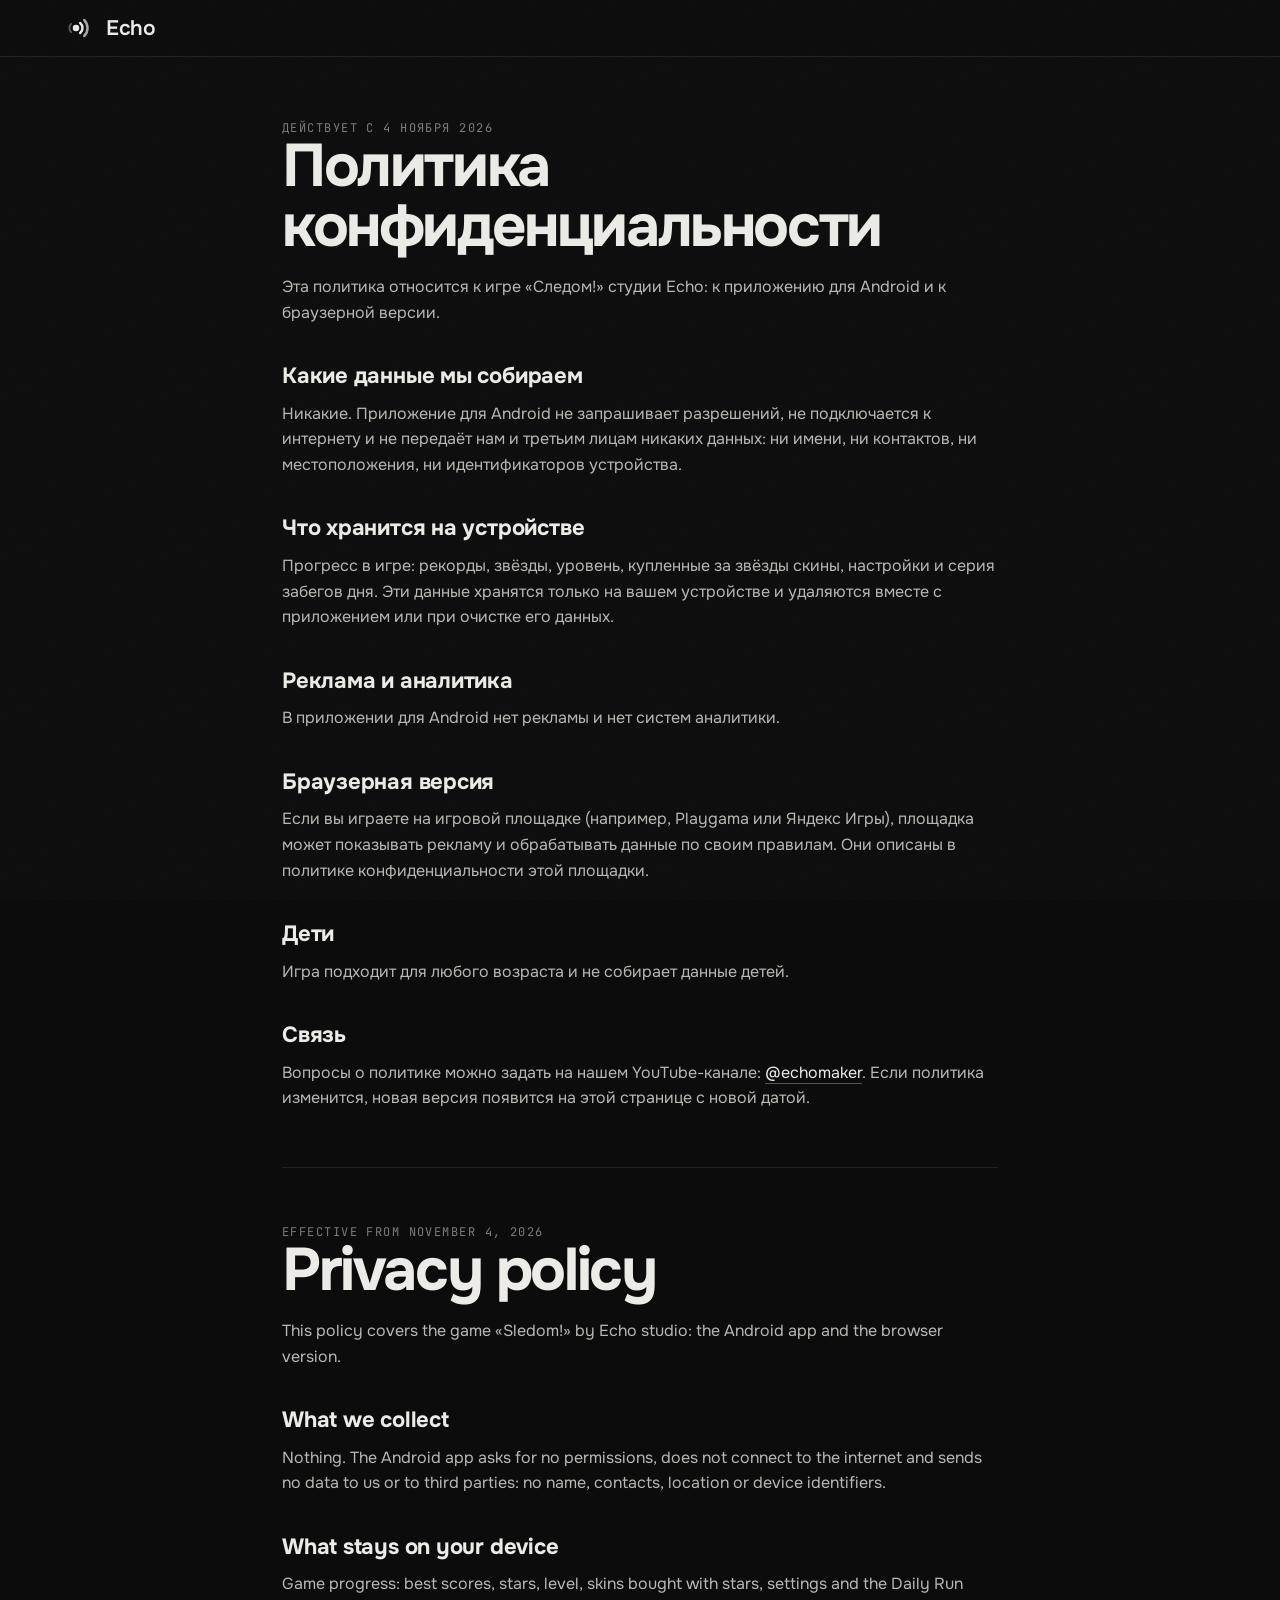
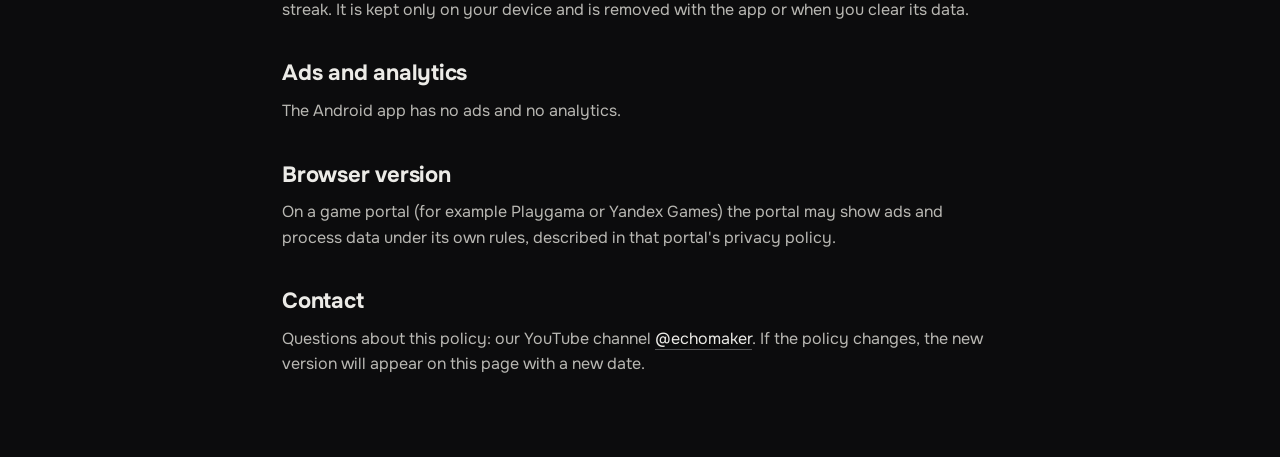
<file: privacy.html>
<!doctype html>
<html lang="ru">
<head>
<meta charset="utf-8">
<meta name="viewport" content="width=device-width,initial-scale=1,viewport-fit=cover">
<title>Политика конфиденциальности — Echo</title>
<meta name="robots" content="index,follow">
<link rel="icon" href="media/echo.svg" type="image/svg+xml">
<link rel="stylesheet" href="style.css">
<style>.doc{max-width:760px;margin:0 auto;padding:120px 22px 80px}.doc h1{font:800 clamp(34px,6vw,60px)/1 Unbounded,Onest,sans-serif;letter-spacing:-.04em;margin-bottom:18px}
.doc h2{font:700 22px/1.25 Onest;letter-spacing:-.01em;margin:38px 0 10px}.doc p,.doc li{color:var(--soft);max-width:none}.doc ul{padding-left:20px;display:grid;gap:6px}.doc .date{color:var(--mute);font:400 12px Mono,monospace;letter-spacing:.12em;text-transform:uppercase}
.doc hr{border:0;border-top:1px solid var(--line);margin:56px 0}.doc a{color:var(--fg);border-bottom:1px solid rgba(255,255,255,.3)}</style>
</head>
<body>
<header class="nav solid"><a class="brand" href="index.html" aria-label="Echo — на главную"><svg class="mark" viewBox="0 0 64 64" aria-hidden="true"><path d="M14.04 23.64A13 13 0 0 0 14.04 40.36" class="ghost"/><circle cx="24" cy="32" r="6.5"/><path d="M32.36 22.04A13 13 0 0 1 32.36 41.96"/><path d="M40.55 16.02A23 23 0 0 1 40.55 47.98" class="far"/></svg><span>Echo</span></a></header>
<main class="doc">
  <p class="date">Действует с 4 ноября 2026</p>
  <h1>Политика конфиденциальности</h1>
  <p>Эта политика относится к игре «Следом!» студии Echo: к приложению для Android и к браузерной версии.</p>
  <h2>Какие данные мы собираем</h2>
  <p>Никакие. Приложение для Android не запрашивает разрешений, не подключается к интернету и не передаёт нам и третьим лицам никаких данных: ни имени, ни контактов, ни местоположения, ни идентификаторов устройства.</p>
  <h2>Что хранится на устройстве</h2>
  <p>Прогресс в игре: рекорды, звёзды, уровень, купленные за звёзды скины, настройки и серия забегов дня. Эти данные хранятся только на вашем устройстве и удаляются вместе с приложением или при очистке его данных.</p>
  <h2>Реклама и аналитика</h2>
  <p>В приложении для Android нет рекламы и нет систем аналитики.</p>
  <h2>Браузерная версия</h2>
  <p>Если вы играете на игровой площадке (например, Playgama или Яндекс Игры), площадка может показывать рекламу и обрабатывать данные по своим правилам. Они описаны в политике конфиденциальности этой площадки.</p>
  <h2>Дети</h2>
  <p>Игра подходит для любого возраста и не собирает данные детей.</p>
  <h2>Связь</h2>
  <p>Вопросы о политике можно задать на нашем YouTube-канале: <a href="https://www.youtube.com/@echomaker">@echomaker</a>. Если политика изменится, новая версия появится на этой странице с новой датой.</p>
  <hr id="en">
  <p class="date" lang="en">Effective from November 4, 2026</p>
  <h1>Privacy policy</h1>
  <p>This policy covers the game «Sledom!» by Echo studio: the Android app and the browser version.</p>
  <h2>What we collect</h2>
  <p>Nothing. The Android app asks for no permissions, does not connect to the internet and sends no data to us or to third parties: no name, contacts, location or device identifiers.</p>
  <h2>What stays on your device</h2>
  <p>Game progress: best scores, stars, level, skins bought with stars, settings and the Daily Run streak. It is kept only on your device and is removed with the app or when you clear its data.</p>
  <h2>Ads and analytics</h2>
  <p>The Android app has no ads and no analytics.</p>
  <h2>Browser version</h2>
  <p>On a game portal (for example Playgama or Yandex Games) the portal may show ads and process data under its own rules, described in that portal's privacy policy.</p>
  <h2>Contact</h2>
  <p>Questions about this policy: our YouTube channel <a href="https://www.youtube.com/@echomaker">@echomaker</a>. If the policy changes, the new version will appear on this page with a new date.</p>
</main>
</body>
</html>
</file>
<file: fonts/unbounded.css>
/* Unbounded (SIL OFL 1.1), Cyrillic + Latin subsets, embedded so the zip works offline. */
@font-face{font-family:'Unbounded';font-style:normal;font-weight:600 900;font-display:block;src:url([data-uri]) format('woff2');unicode-range:U+0301,U+0400-045F,U+0490-0491,U+04B0-04B1,U+2116}
@font-face{font-family:'Unbounded';font-style:normal;font-weight:600 900;font-display:block;src:url([data-uri]) format('woff2');unicode-range:U+0000-00FF,U+0131,U+0152-0153,U+02BB-02BC,U+02C6,U+02DA,U+02DC,U+0304,U+0308,U+0329,U+2000-206F,U+20AC,U+2122,U+2191,U+2193,U+2212,U+2215,U+FEFF,U+FFFD}
@font-face{font-family:'Unbounded';font-style:normal;font-weight:600 900;font-display:block;src:url([data-uri]) format('woff2');unicode-range:U+011E-011F,U+0130,U+015E-015F}
</file>
<file: style.css>
/* Echo studio site. Black and white, soft: a warm near-black, gentle greys, one colour moment (the game's footage). */
@font-face{font-family:Onest;font-weight:400;font-display:swap;src:url(fonts/onest-cyr-400.woff2) format('woff2');unicode-range:U+0400-045F,U+0490-0491,U+04B0-04B1,U+2116}
@font-face{font-family:Onest;font-weight:500;font-display:swap;src:url(fonts/onest-cyr-500.woff2) format('woff2');unicode-range:U+0400-045F,U+0490-0491,U+04B0-04B1,U+2116}
@font-face{font-family:Onest;font-weight:600;font-display:swap;src:url(fonts/onest-cyr-600.woff2) format('woff2');unicode-range:U+0400-045F,U+0490-0491,U+04B0-04B1,U+2116}
@font-face{font-family:Onest;font-weight:700;font-display:swap;src:url(fonts/onest-cyr-700.woff2) format('woff2');unicode-range:U+0400-045F,U+0490-0491,U+04B0-04B1,U+2116}
@font-face{font-family:Onest;font-weight:400;font-display:swap;src:url(fonts/onest-lat-400.woff2) format('woff2');unicode-range:U+0000-00FF,U+2000-206F,U+20AC,U+2122,U+2190-21FF}
@font-face{font-family:Onest;font-weight:500;font-display:swap;src:url(fonts/onest-lat-500.woff2) format('woff2');unicode-range:U+0000-00FF,U+2000-206F,U+20AC,U+2122,U+2190-21FF}
@font-face{font-family:Onest;font-weight:600;font-display:swap;src:url(fonts/onest-lat-600.woff2) format('woff2');unicode-range:U+0000-00FF,U+2000-206F,U+20AC,U+2122,U+2190-21FF}
@font-face{font-family:Onest;font-weight:700;font-display:swap;src:url(fonts/onest-lat-700.woff2) format('woff2');unicode-range:U+0000-00FF,U+2000-206F,U+20AC,U+2122,U+2190-21FF}
@font-face{font-family:Mono;font-weight:400;font-display:swap;src:url(fonts/mono-cyr.woff2) format('woff2');unicode-range:U+0400-045F}
@font-face{font-family:Mono;font-weight:400;font-display:swap;src:url(fonts/mono-lat.woff2) format('woff2');unicode-range:U+0000-00FF,U+2000-206F,U+2190-21FF,U+2580-259F}

:root{--bg:#0c0c0d;--card:#141416;--fg:#ecebe7;--soft:#b9b8b3;--mute:#7d7c78;--line:rgba(255,255,255,.09);--pad:clamp(22px,5vw,80px);--ease:cubic-bezier(.22,.8,.18,1)}
*{box-sizing:border-box;margin:0;padding:0}
html{background:var(--bg);color:var(--fg);scroll-behavior:smooth;-webkit-text-size-adjust:100%}
body{font:400 clamp(16px,1.1vw,18px)/1.6 Onest,system-ui,sans-serif;overflow-x:hidden;-webkit-font-smoothing:antialiased}
a{color:inherit;text-decoration:none}
::selection{background:var(--fg);color:var(--bg)}
body::after{content:"";position:fixed;inset:0;z-index:90;pointer-events:none;opacity:.035;background-image:url("data:image/svg+xml,%3Csvg xmlns='http://www.w3.org/2000/svg' width='160' height='160'%3E%3Cfilter id='n'%3E%3CfeTurbulence type='fractalNoise' baseFrequency='.85' numOctaves='3' stitchTiles='stitch'/%3E%3C/filter%3E%3Crect width='100%25' height='100%25' filter='url(%23n)'/%3E%3C/svg%3E")}
.progress{position:fixed;left:0;top:0;height:2px;width:100%;background:var(--fg);transform-origin:0 50%;transform:scaleX(0);z-index:80;opacity:.8}

/* nav */
.nav{position:fixed;inset:0 0 auto;z-index:70;display:flex;align-items:center;justify-content:space-between;gap:20px;padding:16px var(--pad);transition:background .5s,border-color .5s,padding .5s;border-bottom:1px solid transparent}
.nav.solid{background:rgba(12,12,13,.7);backdrop-filter:blur(16px) saturate(1.2);-webkit-backdrop-filter:blur(16px) saturate(1.2);border-bottom-color:var(--line);padding-block:12px}
.brand{display:flex;align-items:center;gap:10px;font:600 21px/1 Onest;letter-spacing:-.02em}
.mark{width:32px;height:32px;fill:none;stroke:var(--fg);stroke-width:5;stroke-linecap:round}
.mark circle{fill:var(--fg);stroke:none}.mark .ghost{opacity:.35;stroke-width:4}.mark .far{opacity:.7}
.brand:hover .far{animation:ping 1.1s var(--ease) infinite}.brand:hover .ghost{animation:ping 1.1s var(--ease) .35s infinite}
@keyframes ping{50%{opacity:.08}}
.links{display:flex;gap:34px;font-size:15px}
.links a{position:relative;color:var(--soft);transition:color .3s}
.links a::after{content:"";position:absolute;left:0;right:0;bottom:-5px;height:1px;background:var(--fg);transform:scaleX(0);transform-origin:right;transition:transform .45s var(--ease)}
.links a:hover{color:var(--fg)}.links a:hover::after{transform:scaleX(1);transform-origin:left}
.nav-cta{font-weight:600;font-size:15px;padding:10px 20px;border-radius:99px;background:var(--fg);color:var(--bg);transition:transform .3s var(--ease),box-shadow .3s}
.nav-cta:hover{transform:translateY(-1px);box-shadow:0 8px 30px rgba(255,255,255,.12)}

/* type */
section{position:relative;padding:clamp(100px,16vh,180px) var(--pad);max-width:1440px;margin:0 auto}
h2{font:800 clamp(48px,8vw,128px)/.92 Unbounded,Onest,sans-serif;letter-spacing:-.045em}
h3{font:600 clamp(20px,1.7vw,26px)/1.2 Onest;letter-spacing:-.01em}
.num{font:400 12px/1 Mono,monospace;letter-spacing:.16em;text-transform:uppercase;color:var(--mute);margin-bottom:26px;display:flex;align-items:center;gap:12px}
.num::before{content:"";width:28px;height:1px;background:var(--mute)}
.sub{font-size:clamp(21px,2vw,30px);line-height:1.3;font-weight:500;letter-spacing:-.015em;margin:22px 0 14px;color:var(--fg)}
p{color:var(--soft);max-width:34em}
.dot{width:7px;height:7px;border-radius:50%;background:var(--fg);animation:pulse 2.4s infinite}
@keyframes pulse{0%{box-shadow:0 0 0 0 rgba(236,235,231,.5)}70%{box-shadow:0 0 0 11px rgba(236,235,231,0)}100%{box-shadow:0 0 0 0 rgba(236,235,231,0)}}

/* hero */
.hero{max-width:none;min-height:100svh;display:flex;flex-direction:column;justify-content:center;overflow:hidden;padding-top:110px}
#field{position:absolute;inset:0;width:100%;height:100%;pointer-events:none}
.spot{position:absolute;inset:0;pointer-events:none;background:radial-gradient(600px circle at var(--mx,50%) var(--my,40%),rgba(255,255,255,.07),transparent 60%);transition:background .2s}
.hero-in{position:relative;max-width:1440px;width:100%;margin:0 auto}
.eyebrow{display:flex;align-items:center;gap:12px;font:400 12px/1 Mono,monospace;letter-spacing:.16em;text-transform:uppercase;color:var(--mute)}
.word{position:relative;font:900 clamp(100px,23vw,380px)/.82 Unbounded,sans-serif;letter-spacing:-.06em;margin:30px 0 34px -.035em;user-select:none}
.word .solid{position:relative;display:block;color:var(--fg);clip-path:inset(0 100% 0 0);animation:wipe 1.4s var(--ease) .1s forwards}
.word .layer{position:absolute;left:0;top:0;will-change:transform;opacity:0;animation:fadeIn 1.2s var(--ease) .9s forwards}
.word .layer:nth-child(1){color:#161617}.word .layer:nth-child(2){color:#212123}.word .layer:nth-child(3){color:#323234}
@keyframes wipe{to{clip-path:inset(0 0 0 0)}}
@keyframes fadeIn{to{opacity:1}}
.lead{font-size:clamp(24px,2.8vw,44px);line-height:1.15;font-weight:500;letter-spacing:-.02em;color:var(--fg);max-width:none}
.lead em{font-style:normal;animation:echoText 3.6s ease-in-out 2s infinite}
@keyframes echoText{0%,100%{text-shadow:0 0 0 rgba(236,235,231,0),0 0 0 rgba(236,235,231,0)}40%{text-shadow:10px 0 0 rgba(236,235,231,.16),20px 0 0 rgba(236,235,231,.06)}}
.cta{display:flex;gap:12px;flex-wrap:wrap;margin-top:42px}
.hint{position:absolute;left:var(--pad);bottom:36px;font:400 11px/1.4 Mono,monospace;letter-spacing:.12em;text-transform:uppercase;color:var(--mute);max-width:24em}
.scroll{position:absolute;right:var(--pad);bottom:34px;width:1px;height:70px;background:var(--line);overflow:hidden}
.scroll i{position:absolute;left:0;top:-30%;width:1px;height:30%;background:var(--fg);animation:drop 2.2s var(--ease) infinite}
@keyframes drop{to{top:110%}}
.up{opacity:0;transform:translateY(24px);animation:up 1.1s var(--ease) forwards}
.eyebrow.up{animation-delay:.2s}.lead.up{animation-delay:.75s}.cta.up{animation-delay:.95s}.hint.up{animation-delay:1.4s}
@keyframes up{to{opacity:1;transform:none}}

/* buttons: the label rises, its echo comes up behind it */
.btn{position:relative;display:inline-flex;align-items:center;height:56px;padding:0 28px;border-radius:99px;background:var(--fg);color:var(--bg);font-weight:600;font-size:16px;overflow:hidden;border:1px solid var(--fg);transition:transform .35s var(--ease),box-shadow .35s}
.btn span{display:block;position:relative;transition:transform .5s var(--ease)}
.btn span::after{content:attr(data-t);position:absolute;left:0;top:calc(100% + 22px)}
.btn:hover span{transform:translateY(calc(-100% - 22px))}
.btn:hover{box-shadow:0 10px 40px rgba(255,255,255,.1)}
.btn.ghost{background:transparent;color:var(--fg);border-color:rgba(255,255,255,.22)}
.btn.ghost:hover{border-color:rgba(255,255,255,.5)}

/* about: words light up as you read */
.about{padding-block:clamp(120px,20vh,220px)}
.manifest{max-width:20em;font:600 clamp(30px,4.4vw,68px)/1.14 Onest;letter-spacing:-.03em;color:var(--fg)}
.manifest .w{color:#2c2c2e;transition:color .5s ease}
.manifest .w.on{color:var(--fg)}

/* the game */
.game h2{font-size:clamp(64px,11vw,176px)}
.story{display:grid;grid-template-columns:minmax(0,.9fr) minmax(0,1.1fr);gap:clamp(40px,7vw,120px);margin-top:clamp(60px,9vh,110px)}
.stage{position:sticky;top:12vh;height:76vh;display:flex;align-items:center;justify-content:center}
.phone{position:relative;height:min(74vh,640px);aspect-ratio:540/886;border-radius:46px;padding:11px;background:#18181a;border:1px solid rgba(255,255,255,.14);box-shadow:0 50px 120px rgba(0,0,0,.6),0 0 0 1px rgba(255,255,255,.03) inset;transition:transform .7s var(--ease)}
.phone video{width:100%;height:100%;object-fit:cover;border-radius:36px;display:block;filter:grayscale(1) contrast(1.05) brightness(.95);transition:filter 1.4s var(--ease)}
.phone.color video,.phone:hover video{filter:none}
.glare{position:absolute;inset:11px;border-radius:36px;pointer-events:none;background:linear-gradient(125deg,rgba(255,255,255,.14),transparent 38%)}
.chapters{list-style:none;padding:12vh 0 18vh}
.chapter{min-height:52vh;display:flex;flex-direction:column;justify-content:center;opacity:.22;transform:translateX(0);transition:opacity .7s var(--ease),transform .7s var(--ease)}
.chapter.on{opacity:1;transform:translateX(10px)}
.chapter b{font:400 12px/1 Mono,monospace;letter-spacing:.16em;color:var(--mute);margin-bottom:22px}
.chapter h3{font:700 clamp(30px,3.6vw,56px)/1.05 Unbounded;letter-spacing:-.035em;margin-bottom:20px}
.chapter p{font-size:clamp(17px,1.35vw,21px)}
.facts{display:grid;grid-template-columns:repeat(3,1fr);border-top:1px solid var(--line);border-bottom:1px solid var(--line);margin-top:20px}
.facts div{padding:34px 26px 34px 0}
.facts div+div{padding-left:26px;border-left:1px solid var(--line)}
.facts b{display:block;font:800 clamp(34px,3.6vw,58px)/1 Unbounded;letter-spacing:-.045em;margin-bottom:12px}
.facts span{color:var(--mute);font-size:15px;line-height:1.4;display:block;max-width:16em}
.row{display:flex;gap:12px;flex-wrap:wrap;margin-top:40px}

/* the app */
.app{display:grid;grid-template-columns:1fr 1fr;gap:clamp(40px,7vw,120px);align-items:center}
.status{display:flex;align-items:center;gap:12px;margin-top:28px;font:400 12px/1 Mono,monospace;letter-spacing:.16em;text-transform:uppercase;color:var(--fg)}
.window{border-radius:22px;background:var(--card);border:1px solid var(--line);overflow:hidden;box-shadow:0 40px 100px rgba(0,0,0,.5)}
.window .bar{display:flex;align-items:center;gap:8px;padding:15px 18px;border-bottom:1px solid var(--line);font:400 12px/1 Mono,monospace;color:var(--mute)}
.window .bar i{width:11px;height:11px;border-radius:50%;background:#2a2a2c}
.window .bar span{margin-left:auto}
.chat{min-height:330px;padding:24px 22px;display:flex;flex-direction:column;gap:12px;justify-content:flex-end}
.msg{white-space:pre-line;max-width:82%;padding:12px 16px;border-radius:18px;font-size:15px;line-height:1.45;opacity:0;transform:translateY(10px);animation:up .6s var(--ease) forwards}
.msg.me{align-self:flex-end;background:var(--fg);color:var(--bg);border-bottom-right-radius:6px}
.msg.ai{align-self:flex-start;background:#1e1e21;color:var(--fg);border-bottom-left-radius:6px}
.msg.typing{display:flex;gap:5px;padding:16px 18px}
.msg.typing i{width:6px;height:6px;border-radius:50%;background:var(--mute);animation:blink 1s infinite}
.msg.typing i:nth-child(2){animation-delay:.15s}.msg.typing i:nth-child(3){animation-delay:.3s}
@keyframes blink{50%{opacity:.25}}

/* follow */
.links-big{display:grid;grid-template-columns:1fr 1fr;gap:16px;margin-top:60px}
.go{position:relative;overflow:hidden;display:grid;grid-template-columns:1fr auto;gap:14px 20px;padding:clamp(28px,3.4vw,48px);border-radius:28px;background:var(--card);border:1px solid var(--line);min-height:260px;align-content:space-between;isolation:isolate;transition:color .5s var(--ease),border-color .5s}
.go::before{content:"";position:absolute;inset:0;z-index:-1;background:var(--fg);clip-path:circle(0% at var(--gx,85%) var(--gy,20%));transition:clip-path .7s var(--ease)}
.go:hover{color:var(--bg);border-color:var(--fg)}
.go:hover::before{clip-path:circle(150% at var(--gx,85%) var(--gy,20%))}
.go-k{grid-column:1;font:800 clamp(38px,4.6vw,72px)/1 Unbounded;letter-spacing:-.045em}
.go-t{grid-column:1;max-width:24em;color:var(--soft);transition:color .5s}
.go:hover .go-t{color:#3a3a3a}
.go-a{grid-column:2;grid-row:1;font-size:34px;line-height:1;transition:transform .5s var(--ease)}
.go:hover .go-a{transform:translateX(6px) rotate(-45deg)}
.go-ring{position:absolute;right:-60px;bottom:-60px;width:220px;height:220px;border-radius:50%;border:1px solid rgba(255,255,255,.08);z-index:-1;box-shadow:0 0 0 30px rgba(255,255,255,.02),0 0 0 60px rgba(255,255,255,.015);transition:transform 1s var(--ease)}
.go:hover .go-ring{transform:scale(1.4);border-color:rgba(0,0,0,.08)}

/* footer */
.foot{padding:30px var(--pad) 28px;border-top:1px solid var(--line);overflow:hidden}
.foot-word{font:900 clamp(90px,26vw,440px)/.8 Unbounded;letter-spacing:-.07em;text-align:center;margin:30px 0 40px;color:transparent;background:linear-gradient(100deg,#161618 30%,#3b3b3d 50%,#161618 70%) 0 0/300% 100%;-webkit-background-clip:text;background-clip:text;animation:sheen 8s linear infinite}
@keyframes sheen{to{background-position:-300% 0}}
.foot-row{display:flex;justify-content:space-between;align-items:center;gap:20px;flex-wrap:wrap;color:var(--mute);font-size:14px}
.foot-row nav{display:flex;gap:26px}
.foot-row a:hover{color:var(--fg)}

/* reveal on scroll */
.reveal{opacity:0;transform:translateY(34px);transition:opacity 1.1s var(--ease),transform 1.1s var(--ease)}
.reveal.in{opacity:1;transform:none}
[hidden]{display:none!important}

/* phones and tablets */
@media (max-width:900px){
  .links{display:none}
  .story{grid-template-columns:1fr;gap:0}
  .stage{top:64px;height:auto;padding:10px 0 20px;z-index:1;background:linear-gradient(var(--bg) 85%,transparent)}
  .phone{height:min(46vh,420px)}
  .chapters{padding:4vh 0 6vh}
  .chapter{min-height:34vh;opacity:.25}
  .chapter.on{transform:none}
  .facts{grid-template-columns:1fr}
  .facts div,.facts div+div{padding:22px 0;border-left:0;display:flex;align-items:center;gap:20px}
  .facts div+div{border-top:1px solid var(--line)}
  .facts b{margin:0;min-width:2.4em}
  .app,.links-big{grid-template-columns:1fr}
  .go{min-height:200px}
  .hint{display:none}
}
@media (prefers-reduced-motion:reduce){*,*::before,*::after{animation:none!important;transition:none!important}.up,.reveal,.word .layer{opacity:1;transform:none}.word .solid{clip-path:none}.chapter{opacity:1}.manifest .w{color:var(--fg)}}

/* ---------- v3: nav menu, stores, ideas, phones ---------- */
.nav-r{display:flex;align-items:center;gap:10px}
.burger{display:none;width:44px;height:44px;border:0;border-radius:50%;background:transparent;position:relative;cursor:pointer;color:var(--fg)}
.burger i{position:absolute;left:12px;right:12px;height:1.6px;background:currentColor;border-radius:2px;transition:transform .45s var(--ease),top .45s var(--ease)}
.burger i:first-child{top:18px}.burger i:last-child{top:25px}
.nav.open .burger i:first-child{top:21.5px;transform:rotate(45deg)}.nav.open .burger i:last-child{top:21.5px;transform:rotate(-45deg)}
.hint-t{display:none}

/* stores */
.stores{list-style:none;display:grid;grid-template-columns:repeat(5,1fr);gap:14px;margin-top:56px}
.st-link{position:absolute;inset:0;z-index:2;border-radius:inherit}
.store--live{border-color:rgba(255,255,255,.28)}
.store--live .st-s{color:var(--fg)}
.live{display:inline-block;width:7px;height:7px;border-radius:50%;background:var(--fg);margin-right:7px;vertical-align:1px;animation:livePulse 2.4s ease-in-out infinite}
@keyframes livePulse{0%,100%{opacity:1}50%{opacity:.25}}
.btn.tg svg{width:18px;height:18px;margin-right:8px;flex:none}
.go--wide{grid-column:1/-1}
.store{position:relative;display:grid;grid-template-columns:auto 1fr;grid-template-rows:auto auto;column-gap:16px;row-gap:4px;align-items:center;padding:24px 22px;border-radius:22px;background:var(--card);border:1px solid var(--line);overflow:hidden;transition:border-color .4s,transform .5s var(--ease)}
.store:hover{border-color:rgba(255,255,255,.25);transform:translateY(-4px)}
.store::after{content:"";position:absolute;inset:0;background:linear-gradient(110deg,transparent 30%,rgba(255,255,255,.06) 50%,transparent 70%) 0 0/250% 100%;animation:sheen 5s linear infinite;pointer-events:none}
.ico{grid-row:1/3;width:48px;height:48px;border-radius:14px;background:#202023;display:grid;place-items:center;color:var(--fg)}
.ico svg{width:24px;height:24px;fill:currentColor}
.st-n{font-weight:600;font-size:18px;letter-spacing:-.01em}
.st-s{font:400 11px/1 Mono,monospace;letter-spacing:.14em;text-transform:uppercase;color:var(--mute)}
.soon-note{margin-top:30px}
.soon-note a{color:var(--fg);border-bottom:1px solid rgba(255,255,255,.3);transition:border-color .3s}
.soon-note a:hover{border-color:var(--fg)}

/* ideas */
.idea{max-width:1100px}
.ideaform{position:relative;margin-top:50px;padding:clamp(24px,3.4vw,46px);border-radius:28px;background:var(--card);border:1px solid var(--line);display:grid;gap:26px}
.kinds{border:0;display:flex;flex-wrap:wrap;gap:10px}
.kinds legend{font:400 12px/1 Mono,monospace;letter-spacing:.14em;text-transform:uppercase;color:var(--mute);margin-bottom:14px}
.kinds label{position:relative;cursor:pointer}
.kinds input{position:absolute;opacity:0;pointer-events:none}
.kinds span{display:inline-flex;align-items:center;min-height:44px;padding:0 18px;border-radius:99px;border:1px solid rgba(255,255,255,.18);color:var(--soft);font-size:15px;transition:background .3s,color .3s,border-color .3s}
.kinds input:checked+span{background:var(--fg);color:var(--bg);border-color:var(--fg)}
.kinds input:focus-visible+span{outline:2px solid var(--fg);outline-offset:3px}
.field{display:grid;gap:10px;position:relative}
.field>span{font:400 12px/1.4 Mono,monospace;letter-spacing:.12em;text-transform:uppercase;color:var(--mute)}
.field textarea,.field input{width:100%;background:transparent;border:0;border-bottom:1px solid rgba(255,255,255,.2);color:var(--fg);font:500 clamp(18px,1.5vw,22px)/1.45 Onest;padding:10px 0;outline:0;resize:vertical;border-radius:0;transition:border-color .3s}
.field textarea:focus,.field input:focus{border-bottom-color:var(--fg)}
.field ::placeholder,.field textarea::placeholder,.field input::placeholder{color:#55555a}
.count{position:absolute;right:0;bottom:-22px;font:400 11px/1 Mono,monospace;color:var(--mute);font-style:normal}
.send{justify-self:start;margin-top:8px}
.send[disabled]{opacity:.5;pointer-events:none}
.hp{position:absolute;left:-9999px;width:1px;height:1px;overflow:hidden}
.sent{position:absolute;inset:0;border-radius:28px;background:var(--card);display:flex;flex-direction:column;align-items:center;justify-content:center;gap:10px;text-align:center;padding:30px;overflow:hidden}
.sent b{font:800 clamp(30px,3.6vw,52px)/1 Unbounded;letter-spacing:-.04em}
.sent span{color:var(--soft)}
.sent-ring{position:absolute;left:50%;top:50%;width:20px;height:20px;margin:-10px;border-radius:50%;border:1px solid rgba(255,255,255,.4);animation:ringOut 2.4s var(--ease) infinite}
@keyframes ringOut{from{transform:scale(1);opacity:1}to{transform:scale(40);opacity:0}}
.again{margin-top:14px;background:none;border:0;color:var(--fg);font:500 15px Onest;border-bottom:1px solid rgba(255,255,255,.3);padding:6px 0;cursor:pointer}
.err{color:#ffb4b4;font-size:15px}

/* phones and tablets */
@media (max-width:900px){
  .nav{padding:max(10px,env(safe-area-inset-top)) max(18px,env(safe-area-inset-right)) 10px max(18px,env(safe-area-inset-left))}
  .nav-cta{padding:9px 16px;font-size:14px}
  .burger{display:block}
  .links{display:flex;position:fixed;inset:0;z-index:-1;flex-direction:column;justify-content:center;align-items:flex-start;gap:6px;padding:90px 28px 40px;background:rgba(12,12,13,.97);backdrop-filter:blur(10px);-webkit-backdrop-filter:blur(10px);opacity:0;visibility:hidden;transition:opacity .4s,visibility .4s}
  .links a{font:800 clamp(34px,10vw,52px)/1.25 Unbounded;letter-spacing:-.04em;color:var(--fg);opacity:0;transform:translateY(14px);transition:opacity .5s var(--ease),transform .5s var(--ease)}
  .links a::after{display:none}
  .nav.open .links{opacity:1;visibility:visible}
  .nav.open .links a{opacity:1;transform:none}
  .nav.open .links a:nth-child(2){transition-delay:.05s}.nav.open .links a:nth-child(3){transition-delay:.1s}.nav.open .links a:nth-child(4){transition-delay:.15s}.nav.open .links a:nth-child(5){transition-delay:.2s}
  .hero{padding:96px 20px 80px;justify-content:center}
  .word{font-size:26.5vw;margin:22px 0 26px -.03em}
  .lead{font-size:clamp(24px,7vw,32px)}
  .cta{flex-direction:column;align-items:stretch;margin-top:34px}
  .cta .btn,.row .btn,.send{justify-content:center;width:100%}
  .hint{display:block;left:20px;right:20px;bottom:28px;text-align:left}
  .hint-d{display:none}.hint-t{display:inline}
  .scroll{right:20px;bottom:24px;height:50px}
  section{padding:84px 20px}
  .about{padding-block:96px}
  .manifest{font-size:clamp(28px,8vw,40px)}
  .game h2{font-size:clamp(60px,19vw,110px)}
  .stage{top:58px}
  .phone{height:min(44svh,400px);border-radius:34px;padding:8px}
  .phone video,.glare{border-radius:27px}.glare{inset:8px}
  .chapter{min-height:30svh}
  .chapter h3{font-size:clamp(26px,7.4vw,36px)}
  .row{flex-direction:column}
  .stores{grid-template-columns:1fr 1fr;gap:10px;margin-top:36px}
  .store--live{grid-column:1/-1}
  .store{grid-template-columns:1fr;padding:18px 16px;row-gap:6px}
  .ico{grid-row:auto;width:42px;height:42px;margin-bottom:8px}
  .st-n{font-size:16px}
  .ideaform{padding:22px 18px 26px;border-radius:22px;margin-top:34px}
  .kinds span{padding:0 15px;font-size:14px}
  .window{border-radius:18px}
  .chat{min-height:290px;padding:18px 14px}
  .msg{font-size:14px;max-width:88%}
  .links-big{margin-top:36px}
  .go{min-height:180px;border-radius:22px}
  .foot{padding:20px 20px max(24px,env(safe-area-inset-bottom))}
  .foot-row{flex-direction:column;align-items:flex-start;gap:14px}
  .foot-row nav{gap:20px;flex-wrap:wrap}
}
@media (max-width:340px){.stores{grid-template-columns:1fr}.word{font-size:25vw}}
@media (max-width:900px){.nav.open{backdrop-filter:none;-webkit-backdrop-filter:none;background:transparent;border-bottom-color:transparent}body.locked{overflow:hidden}}
@media (max-width:900px){h2{font-size:clamp(36px,11vw,72px)}.game h2{font-size:clamp(52px,15vw,100px)}.idea h2{font-size:clamp(34px,10.4vw,68px)}}

/* ---------- media / press kit ---------- */
.shots{display:grid;grid-template-columns:repeat(4,1fr);gap:16px;margin-top:56px}
.shot{position:relative;margin:0;border-radius:22px;overflow:hidden;border:1px solid var(--line);background:var(--card);aspect-ratio:9/16}
.shot img{width:100%;height:100%;object-fit:cover;display:block;filter:grayscale(1) contrast(1.03) brightness(.92);transform:scale(1.03);transition:filter .9s var(--ease),transform 1.2s var(--ease)}
.shot:hover img,.shot.color img{filter:none;transform:none}
.shot figcaption{position:absolute;left:0;right:0;bottom:0;padding:48px 16px 14px;font-weight:600;font-size:15px;color:var(--fg);background:linear-gradient(transparent,rgba(8,8,9,.85))}
.kit{margin-top:28px;display:flex;align-items:center;justify-content:space-between;gap:24px;padding:clamp(22px,3vw,34px);border-radius:24px;background:var(--card);border:1px solid var(--line)}
.kit-info{display:grid;gap:6px}
.kit-info b{font:700 clamp(19px,1.6vw,24px)/1.2 Onest;letter-spacing:-.01em}
.kit-info span{color:var(--mute);font-size:15px;max-width:40em}
.kit .btn{flex:none}
@media (max-width:900px){
  .shots{display:flex;gap:12px;overflow-x:auto;scroll-snap-type:x mandatory;margin:36px -20px 0;padding:0 20px 6px;scrollbar-width:none}
  .shots::-webkit-scrollbar{display:none}
  .shot{flex:0 0 62%;scroll-snap-align:start;border-radius:18px}
  .kit{flex-direction:column;align-items:stretch;border-radius:20px}
  .kit .btn{justify-content:center;width:100%}
}

/* ---------- language switch ---------- */
.lang{height:38px;min-width:46px;padding:0 12px;border-radius:99px;border:1px solid var(--line);background:transparent;color:var(--soft);font:400 12px/1 Mono,monospace;letter-spacing:.14em;cursor:pointer;transition:color .3s,border-color .3s}
.lang:hover,.lang:focus-visible{color:var(--fg);border-color:rgba(255,255,255,.35)}
@media (max-width:900px){.lang{height:36px;min-width:42px;padding:0 10px}}

/* Echo Music section */
.music-head{margin-bottom:clamp(36px,5vw,64px)}
.music-word{position:relative;display:inline-block}
.music-word::before,.music-word::after{content:attr(data-t);position:absolute;left:0;top:0;z-index:-1;pointer-events:none}
.music-word::before{color:#232325;transform:translate(.045em,.04em)}
.music-word::after{color:#18181a;transform:translate(.09em,.08em)}
.music-word.in::before{animation:muEcho 3.2s var(--ease) infinite}
.music-word.in::after{animation:muEcho 3.2s var(--ease) .18s infinite}
@keyframes muEcho{0%,100%{opacity:1}50%{opacity:.25}}
.music-grid{display:grid;grid-template-columns:1.25fr 1fr;gap:clamp(40px,6vw,96px);align-items:center}
.music-shot{position:relative;display:block;border-radius:22px;background:var(--card);border:1px solid var(--line);overflow:hidden;box-shadow:0 40px 100px rgba(0,0,0,.5);transition:transform .6s var(--ease),box-shadow .6s}
.music-shot:hover{transform:translateY(-6px);box-shadow:0 60px 120px rgba(0,0,0,.6)}
.music-shot .bar{display:flex;align-items:center;gap:8px;padding:15px 18px;border-bottom:1px solid var(--line);font:400 12px/1 Mono,monospace;color:var(--mute)}
.music-shot .bar i{width:11px;height:11px;border-radius:50%;background:#2a2a2c}
.music-shot .bar span{margin-left:auto}
.music-shot img{display:block;width:100%;height:auto}
.music-pulse{position:absolute;right:22px;bottom:20px;display:flex;gap:3px;align-items:flex-end;height:22px}
.music-pulse i{width:4px;height:100%;background:var(--fg);border-radius:2px;transform-origin:bottom;animation:muEq 1.1s ease-in-out infinite}
.music-pulse i:nth-child(2){animation-delay:-.35s}.music-pulse i:nth-child(3){animation-delay:-.7s}
@keyframes muEq{0%,100%{transform:scaleY(.25)}50%{transform:scaleY(1)}}
.music-feats{list-style:none;margin:26px 0 6px;display:grid;gap:14px}
.music-feats li{display:flex;flex-direction:column;gap:2px;padding-left:22px;position:relative}
.music-feats li::before{content:"";position:absolute;left:0;top:.55em;width:10px;height:1px;background:var(--fg)}
.music-feats b{font-weight:600;color:var(--fg)}
.music-feats span{color:var(--mute);font-size:.92em}
.music .cta{margin-top:30px}
@media (max-width:900px){.music-grid{grid-template-columns:1fr}}
</file>
<file: music/fonts/unbounded.css>
/* Unbounded (SIL OFL 1.1), Cyrillic + Latin subsets, embedded so the zip works offline. */
@font-face{font-family:'Unbounded';font-style:normal;font-weight:600 900;font-display:block;src:url([data-uri]) format('woff2');unicode-range:U+0301,U+0400-045F,U+0490-0491,U+04B0-04B1,U+2116}
@font-face{font-family:'Unbounded';font-style:normal;font-weight:600 900;font-display:block;src:url([data-uri]) format('woff2');unicode-range:U+0000-00FF,U+0131,U+0152-0153,U+02BB-02BC,U+02C6,U+02DA,U+02DC,U+0304,U+0308,U+0329,U+2000-206F,U+20AC,U+2122,U+2191,U+2193,U+2212,U+2215,U+FEFF,U+FFFD}
@font-face{font-family:'Unbounded';font-style:normal;font-weight:600 900;font-display:block;src:url([data-uri]) format('woff2');unicode-range:U+011E-011F,U+0130,U+015E-015F}
</file>
<file: music/style.css>
@font-face{font-family:Onest;font-weight:400;font-display:swap;src:url(fonts/onest-cyr-400.woff2) format('woff2');unicode-range:U+0400-045F,U+0490-0491,U+04B0-04B1,U+2116}
@font-face{font-family:Onest;font-weight:500;font-display:swap;src:url(fonts/onest-cyr-500.woff2) format('woff2');unicode-range:U+0400-045F,U+0490-0491,U+04B0-04B1,U+2116}
@font-face{font-family:Onest;font-weight:600;font-display:swap;src:url(fonts/onest-cyr-600.woff2) format('woff2');unicode-range:U+0400-045F,U+0490-0491,U+04B0-04B1,U+2116}
@font-face{font-family:Onest;font-weight:700;font-display:swap;src:url(fonts/onest-cyr-700.woff2) format('woff2');unicode-range:U+0400-045F,U+0490-0491,U+04B0-04B1,U+2116}
@font-face{font-family:Onest;font-weight:400;font-display:swap;src:url(fonts/onest-lat-400.woff2) format('woff2');unicode-range:U+0000-00FF,U+2000-206F,U+20AC,U+2122,U+2190-21FF}
@font-face{font-family:Onest;font-weight:500;font-display:swap;src:url(fonts/onest-lat-500.woff2) format('woff2');unicode-range:U+0000-00FF,U+2000-206F,U+20AC,U+2122,U+2190-21FF}
@font-face{font-family:Onest;font-weight:600;font-display:swap;src:url(fonts/onest-lat-600.woff2) format('woff2');unicode-range:U+0000-00FF,U+2000-206F,U+20AC,U+2122,U+2190-21FF}
@font-face{font-family:Onest;font-weight:700;font-display:swap;src:url(fonts/onest-lat-700.woff2) format('woff2');unicode-range:U+0000-00FF,U+2000-206F,U+20AC,U+2122,U+2190-21FF}

@property --c1{syntax:'<color>';inherits:true;initial-value:#8f7cf3}
@property --c2{syntax:'<color>';inherits:true;initial-value:#4cc9b8}

:root{
  --bg:#09090b;--bg-2:#111114;--panel:rgba(255,255,255,.04);--panel-2:rgba(255,255,255,.075);--line:rgba(255,255,255,.07);
  --fg:#f3f2ee;--soft:#b7b6b1;--mute:#7f7e79;
  --c1:#8f7cf3;--c2:#4cc9b8;
  --r-s:8px;--r-m:12px;--r-l:18px;--r-xl:24px;
  --ease:cubic-bezier(.22,.8,.18,1);
  --tabs-h:60px;--bar-h:62px;--pad:16px;
  --safe-b:env(safe-area-inset-bottom,0px);--safe-t:env(safe-area-inset-top,0px);
  transition:--c1 1.2s var(--ease),--c2 1.2s var(--ease);
}
*{box-sizing:border-box;margin:0;padding:0;-webkit-tap-highlight-color:transparent}
html,body{height:100%;background:var(--bg);color:var(--fg);overflow:clip}
body{font:400 14px/1.45 Onest,system-ui,sans-serif;overflow:hidden;-webkit-font-smoothing:antialiased}
button,input{font:inherit;color:inherit}
button{background:none;border:0;cursor:pointer}
a{color:inherit;text-decoration:none}
img{display:block}
svg{width:22px;height:22px;flex:none}
h1,h2,h3{font-weight:650;letter-spacing:-.015em}
:focus-visible{outline:2px solid color-mix(in srgb,var(--c1) 70%,#fff);outline-offset:2px;border-radius:8px}
[hidden]{display:none!important}
.desk{display:none!important}

.backdrop{position:fixed;inset:0;pointer-events:none;overflow:hidden}
.backdrop i{position:absolute;border-radius:50%;filter:blur(100px)}
.backdrop .b1{width:60vmax;height:50vmax;left:-15vmax;top:-32vmax;background:var(--c1);opacity:.16}
.backdrop .b2{width:40vmax;height:40vmax;right:-20vmax;top:-10vmax;background:var(--c2);opacity:.08}

/* ---------- shell ---------- */
.app{position:relative;height:100%;display:flex;flex-direction:column}
.center{flex:1;min-height:0;display:flex;flex-direction:column;position:relative}
.topbar{display:flex;align-items:center;gap:10px;padding:calc(8px + var(--safe-t)) 10px 4px var(--pad);min-height:52px;z-index:6}
.tb-brand{display:flex;align-items:center;gap:8px;font:600 16px Onest,sans-serif;margin-right:auto}
.tb-brand b{font-weight:600;color:var(--soft)}
.main{flex:1;overflow-y:auto;overscroll-behavior:contain;padding:6px var(--pad) calc(var(--tabs-h) + var(--bar-h) + 30px + var(--safe-b));outline:none;scrollbar-width:thin;scrollbar-color:rgba(255,255,255,.14) transparent}
.rail{display:none}
.tabs{position:fixed;left:0;right:0;bottom:0;height:calc(var(--tabs-h) + var(--safe-b));padding-bottom:var(--safe-b);display:flex;background:rgba(9,9,11,.9);backdrop-filter:blur(20px);-webkit-backdrop-filter:blur(20px);border-top:1px solid var(--line);z-index:20}
.tabs .nav-item{flex:1;display:flex;flex-direction:column;align-items:center;justify-content:center;gap:2px;font-size:10.5px;color:var(--mute)}
.tabs .nav-item.on{color:var(--fg)}.tabs .nav-item.on svg{color:var(--c1)}

.ib{width:42px;height:42px;display:inline-flex;align-items:center;justify-content:center;border-radius:50%;color:var(--fg);transition:background .2s,transform .15s,color .2s;flex:none;position:relative}
.ib:hover{background:rgba(255,255,255,.07)}
.ib:active{transform:scale(.92)}
.ib.sm{width:34px;height:34px}.ib.sm svg{width:19px;height:19px}
.ib.on{color:var(--c1)}
.ib.on::after{content:"";position:absolute;bottom:3px;left:50%;width:4px;height:4px;margin-left:-2px;border-radius:50%;background:currentColor}
.ib.liked{color:#ff5d82}

/* ---------- bottom bar (mini player on phone) ---------- */
.bar{position:fixed;left:8px;right:8px;bottom:calc(var(--tabs-h) + var(--safe-b) + 6px);height:var(--bar-h);display:flex;align-items:center;gap:4px;padding:0 4px 0 7px;border-radius:var(--r-m);background:color-mix(in srgb,var(--c1) 20%,#18181c);backdrop-filter:blur(24px);-webkit-backdrop-filter:blur(24px);box-shadow:0 10px 30px rgba(0,0,0,.5);z-index:21;overflow:hidden}
.bar-track{flex:1;min-width:0;display:flex;align-items:center;gap:11px;text-align:left;height:100%}
.bar-cover{width:46px;height:46px;border-radius:8px;object-fit:cover;background:var(--panel-2);flex:none}
.bar-text{min-width:0;display:flex;flex-direction:column}
.bar-text b,.bar-text small{white-space:nowrap;overflow:hidden;text-overflow:ellipsis}
.bar-text b{font-weight:600;font-size:14px}
.bar-text small{color:var(--soft);font-size:12.5px}
.bar-ctrl{display:flex;align-items:center}
.bar-line{position:absolute;left:10px;right:10px;bottom:0;height:2px;background:rgba(255,255,255,.12)}
.bar-line::after{content:"";position:absolute;inset:0;transform-origin:left;transform:scaleX(var(--p,0));background:var(--fg)}
.pv{font-size:10.5px;font-weight:600;letter-spacing:.04em;text-transform:uppercase;color:var(--soft);border:1px solid rgba(255,255,255,.18);border-radius:5px;padding:2px 6px;white-space:nowrap}

/* ---------- typography blocks ---------- */
.sec{display:flex;align-items:center;justify-content:space-between;gap:12px;margin:26px 0 12px}
.sec h2{font-size:19px;font-weight:650}
.sec .more{color:var(--soft);font-size:13px;font-weight:500;padding:4px 0}
.sec .more:hover{color:var(--fg)}
.sec small{color:var(--mute);font-size:12.5px}
.page-title{font:700 24px/1.15 Onest,sans-serif;letter-spacing:-.02em;margin:6px 0 16px}
.empty{color:var(--mute);padding:28px 0;text-align:center;font-size:14px;line-height:1.6}
.err{color:var(--soft);padding:22px;text-align:center;border:1px dashed var(--line);border-radius:var(--r-m);font-size:13.5px}
.err button{color:var(--fg);text-decoration:underline;margin-left:6px}

.btn{display:inline-flex;align-items:center;justify-content:center;gap:8px;height:40px;padding:0 18px;border-radius:999px;font-weight:600;font-size:14px;background:var(--panel-2);transition:background .2s,transform .15s;white-space:nowrap}
.btn:hover{background:rgba(255,255,255,.13)}
.btn:active{transform:scale(.97)}
.btn.pri{background:var(--fg);color:#09090b}.btn.pri:hover{background:#fff}
.btn.ghost{background:none;border:1px solid rgba(255,255,255,.2)}
.btn svg{width:19px;height:19px}
.btn.round{width:52px;height:52px;padding:0}

/* ---------- wave block ---------- */
.home-top{display:grid;gap:14px}
.wave{position:relative;border-radius:var(--r-xl);overflow:hidden;min-height:250px;padding:18px;display:flex;flex-direction:column;justify-content:flex-end;isolation:isolate;background:#121216}
.wave .wave-bg{position:absolute;inset:0;z-index:-2;display:grid;grid-template-columns:repeat(3,1fr);filter:blur(34px) saturate(1.4);opacity:.55;transform:scale(1.3)}
.wave .wave-bg img{width:100%;height:100%;object-fit:cover}
.wave::before{content:"";position:absolute;inset:0;z-index:-1;background:linear-gradient(90deg,rgba(9,9,11,.82),rgba(9,9,11,.35) 70%),linear-gradient(0deg,rgba(9,9,11,.6),transparent 60%)}
.wave canvas{position:absolute;inset:0;width:100%;height:100%;z-index:-1}
.wave-chips{position:absolute;top:14px;left:14px;right:14px;display:flex;gap:6px;overflow-x:auto;scrollbar-width:none}
.wave-chips::-webkit-scrollbar{display:none}
.wave-chips .chip{height:30px;font-size:12.5px;background:rgba(0,0,0,.35);backdrop-filter:blur(10px);color:var(--fg)}
.wave-chips .chip.on{background:var(--fg);color:#09090b}
.wave h1{font:700 30px/1.05 Onest,sans-serif;letter-spacing:-.03em}
.wave p{color:var(--soft);font-size:13px;margin:6px 0 14px;max-width:420px}
.wave .row{display:flex;gap:8px;align-items:center}
.wave .btn.pri{height:46px;padding:0 22px}
.wave-next{position:absolute;right:16px;bottom:18px;display:none}

/* compact numbered chart */
.chart-cols{display:grid;grid-auto-flow:column;grid-template-rows:repeat(4,auto);grid-auto-columns:86%;gap:0 14px;overflow-x:auto;scroll-snap-type:x mandatory;margin:0 calc(var(--pad) * -1);padding:0 var(--pad);scrollbar-width:none}
.chart-cols::-webkit-scrollbar{display:none}
.chart-cols .tr{scroll-snap-align:start}

/* ---------- track rows ---------- */
.tracks{display:flex;flex-direction:column}
.tr{display:flex;align-items:center;gap:12px;padding:6px 6px;margin:0 -6px;border-radius:10px;cursor:pointer;transition:background .15s;min-width:0}
.tr:hover{background:rgba(255,255,255,.05)}
.tr .n{width:20px;text-align:center;color:var(--mute);font-size:13px;font-weight:600;font-variant-numeric:tabular-nums;flex:none}
.tr .art{position:relative;width:44px;height:44px;flex:none;border-radius:7px;overflow:hidden;background:var(--panel-2)}
.tr .art img{width:100%;height:100%;object-fit:cover}
.tr .art::after{content:"";position:absolute;inset:0;background:rgba(0,0,0,.45) center/20px no-repeat url("data:image/svg+xml,%3Csvg xmlns='http://www.w3.org/2000/svg' viewBox='0 0 24 24'%3E%3Cpath d='M8 5.5v13a1 1 0 0 0 1.5.86l10.6-6.5a1 1 0 0 0 0-1.72L9.5 4.64A1 1 0 0 0 8 5.5Z' fill='white'/%3E%3C/svg%3E");opacity:0;transition:opacity .15s}
.tr:hover .art::after{opacity:1}
.tr.now .art::after{opacity:1;background-image:none}
.tr .eq{position:absolute;inset:0;display:flex;gap:2px;align-items:center;justify-content:center;z-index:1}
.eq i{width:3px;height:12px;background:#fff;border-radius:1px;animation:eq 1s ease-in-out infinite}
.eq i:nth-child(2){animation-delay:-.4s}.eq i:nth-child(3){animation-delay:-.7s}
body.paused .eq i{animation-play-state:paused}
@keyframes eq{0%,100%{transform:scaleY(.25)}50%{transform:scaleY(1)}}
.tr-text{flex:1;min-width:0}
.tr-text b{display:flex;align-items:center;gap:6px;font-weight:550;font-size:14px;white-space:nowrap;overflow:hidden}
.tr-text b span{overflow:hidden;text-overflow:ellipsis}
.tr-text b i{font-style:normal;color:var(--mute);font-weight:400}
.tr.now .tr-text b{color:color-mix(in srgb,var(--c1) 55%,#fff)}
.tr-sub{display:flex;align-items:center;gap:6px;color:var(--mute);font-size:12.5px;min-width:0;margin-top:1px}
.tr-sub > span{white-space:nowrap;overflow:hidden;text-overflow:ellipsis}
.tr-sub a:hover{color:var(--fg);text-decoration:underline}
.tr .alb{display:none;flex:0 0 26%;min-width:0;color:var(--mute);font-size:13px;white-space:nowrap;overflow:hidden;text-overflow:ellipsis}
.tr .alb:hover{color:var(--fg)}
.tr .dur{color:var(--mute);font-size:12.5px;font-variant-numeric:tabular-nums;width:38px;text-align:right;flex:none}
.tr .ib{width:34px;height:34px;color:var(--soft)}
.tr .ib svg{width:19px;height:19px}
.tr .ib.hv{opacity:0}
.tr:hover .ib.hv,.tr .ib.hv.liked{opacity:1}
.ex{display:inline-grid;place-items:center;width:15px;height:15px;border-radius:3px;background:rgba(255,255,255,.18);color:var(--fg);font-size:9.5px;font-weight:700;flex:none}
.srcs{display:inline-flex;gap:3px;flex:none}
.src{display:inline-grid;place-items:center;height:15px;padding:0 4px;border-radius:4px;font:600 9px/1 Onest,sans-serif;letter-spacing:.03em;color:var(--soft);background:rgba(255,255,255,.08)}

/* ---------- cards ---------- */
.row-scroll{display:grid;grid-auto-flow:column;grid-auto-columns:140px;gap:14px;overflow-x:auto;scroll-snap-type:x mandatory;margin:0 calc(var(--pad) * -1);padding:0 var(--pad) 4px;scrollbar-width:none}
.row-scroll::-webkit-scrollbar{display:none}
.card{scroll-snap-align:start;min-width:0;display:block}
.card .pic{position:relative;aspect-ratio:1;border-radius:var(--r-m);overflow:hidden;background:var(--panel-2)}
.card .pic img{width:100%;height:100%;object-fit:cover;transition:transform .4s var(--ease)}
.card:hover .pic img{transform:scale(1.04)}
.card .pic .go{position:absolute;right:8px;bottom:8px;width:42px;height:42px;border-radius:50%;background:var(--fg);color:#09090b;display:grid;place-items:center;opacity:0;transform:translateY(6px);transition:opacity .2s,transform .2s;box-shadow:0 6px 16px rgba(0,0,0,.4)}
.card .pic .go svg{width:20px;height:20px}
.card:hover .pic .go{opacity:1;transform:none}
.card b{display:block;margin-top:8px;font-weight:600;font-size:13.5px;white-space:nowrap;overflow:hidden;text-overflow:ellipsis}
.card small{display:block;color:var(--mute);font-size:12px;white-space:nowrap;overflow:hidden;text-overflow:ellipsis}
.card.round .pic{border-radius:50%}
.card.round{text-align:center}
.card.smart .pic{display:flex;align-items:flex-end;padding:12px}
.card.smart .mosaic{position:absolute;inset:0;display:grid;grid-template-columns:1fr 1fr}
.card.smart .mosaic img{width:100%;height:100%;object-fit:cover}
.card.smart .pic::after{content:"";position:absolute;inset:0;background:linear-gradient(transparent 30%,rgba(0,0,0,.75))}
.card.smart .pic span{position:relative;z-index:1;font:700 15px/1.15 Onest,sans-serif;letter-spacing:-.02em}

.genres{display:grid;grid-template-columns:repeat(2,1fr);gap:10px}
.genre{position:relative;height:84px;border-radius:var(--r-m);overflow:hidden;padding:12px;font-weight:650;font-size:15px;display:flex;align-items:flex-start;isolation:isolate}
.genre img{position:absolute;right:-12px;bottom:-12px;width:78px;height:78px;border-radius:8px;transform:rotate(18deg);box-shadow:0 4px 14px rgba(0,0,0,.4);z-index:-1}
.genre::before{content:"";position:absolute;inset:0;background:var(--g);z-index:-2}

/* ---------- skeleton ---------- */
.sk{background:linear-gradient(90deg,rgba(255,255,255,.05),rgba(255,255,255,.09),rgba(255,255,255,.05));background-size:200% 100%;animation:sk 1.3s linear infinite;border-radius:var(--r-m)}
@keyframes sk{to{background-position:-200% 0}}

/* ---------- chips ---------- */
.chips{display:flex;flex-wrap:wrap;gap:6px}
.chips.scroll{flex-wrap:nowrap;overflow-x:auto;scrollbar-width:none;margin:0 calc(var(--pad) * -1);padding:0 var(--pad)}
.chips.scroll::-webkit-scrollbar{display:none}
.chip{flex:none;height:34px;padding:0 14px;border-radius:999px;background:var(--panel-2);font-size:13.5px;font-weight:500;color:var(--soft);transition:background .2s,color .2s;display:inline-flex;align-items:center;gap:6px;white-space:nowrap}
.chip:hover{color:var(--fg)}
.chip.on{background:var(--fg);color:#09090b}

/* ---------- search ---------- */
.search-box{position:sticky;top:-6px;z-index:5;margin:0 calc(var(--pad) * -1) 4px;padding:6px var(--pad) 10px}
.search-box label,.tb-search{display:flex;align-items:center;gap:10px;height:48px;padding:0 14px;border-radius:var(--r-m);background:rgba(34,34,38,.86);backdrop-filter:blur(18px);-webkit-backdrop-filter:blur(18px);border:1px solid transparent;transition:border-color .2s}
.search-box label:focus-within,.tb-search:focus-within{border-color:rgba(255,255,255,.22)}
.search-box input,.tb-search input{flex:1;min-width:0;background:none;border:0;outline:none;font-size:16px}
input::placeholder{color:var(--mute)}
.search-box svg,.tb-search svg{color:var(--mute)}
input[type=search]::-webkit-search-cancel-button{-webkit-appearance:none;width:16px;height:16px;cursor:pointer;background:center/16px no-repeat url("data:image/svg+xml,%3Csvg xmlns='http://www.w3.org/2000/svg' viewBox='0 0 24 24'%3E%3Cpath d='m6.5 6.5 11 11m0-11-11 11' stroke='%23bdbcb7' stroke-width='2.2' stroke-linecap='round'/%3E%3C/svg%3E")}
.top-res{display:flex;gap:16px;align-items:center;padding:16px;border-radius:var(--r-l);background:var(--panel);transition:background .2s}
.top-res:hover{background:var(--panel-2)}
.top-res img{width:92px;height:92px;border-radius:50%;object-fit:cover;flex:none}
.top-res small{color:var(--mute);font-size:12px}
.top-res h3{font:700 22px/1.15 Onest,sans-serif;letter-spacing:-.02em;margin:3px 0}
.top-res p{color:var(--soft);font-size:13px}
.ext-row{display:flex;flex-wrap:wrap;gap:8px;margin-top:22px;align-items:center;color:var(--mute);font-size:13px}
.ext-row a{display:inline-flex;align-items:center;gap:6px;height:34px;padding:0 13px;border-radius:999px;background:var(--panel-2);color:var(--soft);font-weight:500}
.ext-row a:hover{color:var(--fg)}
.ext-row svg{width:15px;height:15px}

/* ---------- hero (artist / album / playlist) ---------- */
.hero{position:relative;margin:-6px calc(var(--pad) * -1) 0;padding:120px var(--pad) 18px;min-height:300px;display:flex;flex-direction:column;justify-content:flex-end;isolation:isolate;overflow:hidden}
.hero .hbg{position:absolute;inset:0;z-index:-2;width:100%;height:100%;object-fit:cover;object-position:center 25%}
.hero::before{content:"";position:absolute;inset:0;z-index:-1;background:linear-gradient(180deg,rgba(9,9,11,.1),rgba(9,9,11,.35) 45%,var(--bg))}
.hero.blur .hbg{filter:blur(40px) saturate(1.4);transform:scale(1.4);opacity:.7}
.hero small{font-size:11.5px;font-weight:600;letter-spacing:.1em;text-transform:uppercase;color:var(--soft)}
.hero h1{font:700 clamp(28px,8vw,64px)/1.02 Onest,sans-serif;letter-spacing:-.035em;margin:6px 0 8px;word-break:break-word;text-shadow:0 2px 24px rgba(0,0,0,.35)}
.hero p{color:var(--soft);font-size:13.5px}
.hero-row{display:flex;gap:18px;align-items:flex-end}
.hero-row .hcover{width:132px;height:132px;border-radius:var(--r-m);object-fit:cover;box-shadow:0 18px 40px rgba(0,0,0,.5);flex:none}
.actions{display:flex;gap:8px;align-items:center;margin:16px 0 6px;flex-wrap:wrap}
.cols2{display:grid;gap:0 28px}

/* ---------- full player ---------- */
.player{position:fixed;inset:0;z-index:40;display:flex;flex-direction:column;background:#09090b;padding-top:var(--safe-t);overflow:hidden;animation:up .45s var(--ease)}
.player.closing{animation:down .3s var(--ease) forwards}
@keyframes up{from{transform:translateY(100%)}}
@keyframes down{to{transform:translateY(100%)}}
.player-bg{position:absolute;inset:0;overflow:hidden}
.player-bg img{position:absolute;inset:-25%;width:150%;height:150%;object-fit:cover;filter:blur(70px) saturate(1.4);opacity:.6}
.player-bg::after{content:"";position:absolute;inset:0;background:linear-gradient(180deg,rgba(9,9,11,.2),rgba(9,9,11,.5) 55%,rgba(9,9,11,.92))}
.player > *:not(.player-bg){position:relative}
.player-top{display:flex;align-items:center;justify-content:space-between;padding:8px 10px}
.player-ctx{text-align:center;display:flex;flex-direction:column;min-width:0}
.player-ctx small{font-size:10.5px;color:var(--soft);text-transform:uppercase;letter-spacing:.1em}
.player-ctx b{font-weight:600;font-size:13.5px;white-space:nowrap;overflow:hidden;text-overflow:ellipsis}
.player-body{flex:1;display:flex;flex-direction:column;justify-content:space-evenly;padding:0 24px calc(14px + var(--safe-b));min-height:0}
.player-art{display:flex;justify-content:center;min-height:0}
.p-cover{width:min(86vw,44vh,560px);aspect-ratio:1;object-fit:cover;border-radius:var(--r-l);box-shadow:0 30px 70px rgba(0,0,0,.55);transition:transform .45s var(--ease);background:var(--panel-2)}
.player.paused .p-cover{transform:scale(.93)}
.player-info{width:100%;max-width:520px;margin:0 auto}
.player-meta{display:flex;align-items:center;gap:10px;margin-bottom:12px}
.pm-text{flex:1;min-width:0}
.pm-text h2{font-size:22px;white-space:nowrap;overflow:hidden;text-overflow:ellipsis}
.pm-text a{color:var(--soft);font-size:15.5px}
.pm-text a:hover{color:var(--fg);text-decoration:underline}
.times{display:flex;justify-content:space-between;align-items:center;color:var(--soft);font-size:12px;margin-top:4px;font-variant-numeric:tabular-nums}
.pctrl{display:flex;align-items:center;justify-content:space-between;margin:12px 0 8px}
.ib.lg{width:56px;height:56px}.ib.lg svg{width:30px;height:30px}
.ib.xl{width:72px;height:72px;background:var(--fg);color:#09090b}.ib.xl svg{width:32px;height:32px}
.ib.xl:hover{background:#fff}
.full-in{display:flex;gap:6px;justify-content:center;flex-wrap:wrap;margin:4px 0}
.full-in a{display:inline-flex;align-items:center;gap:6px;height:30px;padding:0 11px;border-radius:999px;background:rgba(255,255,255,.1);font-size:12px;font-weight:600;color:var(--soft)}
.full-in a:hover{color:var(--fg);background:rgba(255,255,255,.16)}
.full-in a svg{width:14px;height:14px}
.full-in span{width:100%;text-align:center;color:var(--mute);font-size:11.5px}
.queue-handle{display:flex;align-items:center;gap:8px;margin:4px auto 0;color:var(--soft);font-size:13px;padding:7px 13px;border-radius:999px}
.queue-handle:hover{color:var(--fg);background:rgba(255,255,255,.06)}
.queue-handle svg{width:18px;height:18px}
.queue{position:absolute!important;left:0;right:0;bottom:0;height:74%;background:rgba(18,18,22,.95);backdrop-filter:blur(26px);-webkit-backdrop-filter:blur(26px);border-radius:var(--r-l) var(--r-l) 0 0;transform:translateY(102%);transition:transform .4s var(--ease);display:flex;flex-direction:column;padding:6px 16px var(--safe-b);z-index:3}
.queue.open{transform:none}
.queue-head{display:flex;align-items:center;justify-content:space-between;padding:6px 0}
.queue-head b{font-size:17px}
.queue-list{overflow-y:auto;flex:1;padding-bottom:16px}

/* range */
.seek{-webkit-appearance:none;appearance:none;width:100%;height:16px;background:transparent;cursor:pointer;--v:0%}
.seek::-webkit-slider-runnable-track{height:4px;border-radius:4px;background:linear-gradient(90deg,var(--fg) var(--v),rgba(255,255,255,.18) var(--v))}
.seek::-moz-range-track{height:4px;border-radius:4px;background:linear-gradient(90deg,var(--fg) var(--v),rgba(255,255,255,.18) var(--v))}
.seek::-webkit-slider-thumb{-webkit-appearance:none;width:13px;height:13px;margin-top:-4.5px;border-radius:50%;background:var(--fg);transform:scale(0);transition:transform .15s}
.seek::-moz-range-thumb{width:13px;height:13px;border:0;border-radius:50%;background:var(--fg)}
.seek:hover::-webkit-slider-thumb,.seek:focus-visible::-webkit-slider-thumb,.seek.big::-webkit-slider-thumb{transform:scale(1)}

/* ---------- sheets ---------- */
.sheet-wrap{position:fixed;inset:0;z-index:60;display:flex;align-items:flex-end;justify-content:center}
.sheet-dim{position:absolute;inset:0;background:rgba(0,0,0,.55);animation:fade .3s}
@keyframes fade{from{opacity:0}}
.sheet{position:relative;width:100%;max-width:540px;max-height:88vh;overflow-y:auto;background:#17171b;border-radius:var(--r-l) var(--r-l) 0 0;padding:10px 18px calc(18px + var(--safe-b));animation:up .35s var(--ease);border:1px solid var(--line);border-bottom:0;scrollbar-width:thin}
.sheet.closing{animation:down .25s var(--ease) forwards}
.sheet::before{content:"";display:block;width:38px;height:4px;border-radius:4px;background:rgba(255,255,255,.2);margin:0 auto 12px}
.sheet h3{font-size:19px;margin-bottom:4px}
.sheet .hint{color:var(--mute);font-size:13px;margin-bottom:14px}
.sheet-track{display:flex;align-items:center;gap:12px;padding-bottom:12px;margin-bottom:6px;border-bottom:1px solid var(--line)}
.sheet-track img{width:52px;height:52px;border-radius:8px;object-fit:cover}
.sheet-track b{display:block;font-weight:600}
.sheet-track small{color:var(--mute)}
.act{display:flex;align-items:center;gap:14px;width:100%;padding:12px 4px;font-size:14.5px;text-align:left;border-radius:10px}
.act:hover{background:rgba(255,255,255,.05)}
.act svg{color:var(--soft);width:20px;height:20px}
.act.danger,.act.danger svg{color:#ff8a8a}
.act-sep{height:1px;background:var(--line);margin:6px 0}
.act small{margin-left:auto;color:var(--mute);font-size:12px}
.field{display:block;margin:6px 0 14px}
.field input{width:100%;height:48px;padding:0 14px;border-radius:var(--r-s);background:rgba(255,255,255,.07);border:1px solid var(--line);outline:none;font-size:16px}
.field input:focus{border-color:rgba(255,255,255,.3)}
.sheet-foot{display:flex;gap:10px;justify-content:flex-end;margin-top:16px;position:sticky;bottom:calc(-18px - var(--safe-b));padding:12px 0 calc(4px + var(--safe-b));background:linear-gradient(transparent,#17171b 30%)}
.ws-group{margin:16px 0 0}
.ws-group > b{display:block;font-size:13px;font-weight:600;margin-bottom:8px;color:var(--soft)}
.ws-group .chip{height:32px;padding:0 12px;font-size:13px}
.slider-row{display:flex;align-items:center;gap:12px;font-size:12.5px;color:var(--soft)}
.slider-row .seek{flex:1}
.slider-row .seek::-webkit-slider-thumb{transform:scale(1)}
.pick{display:flex;align-items:center;gap:12px;width:100%;padding:8px 4px;text-align:left;border-radius:10px}
.pick:hover{background:rgba(255,255,255,.05)}
.pick img,.pick .ph{width:48px;height:48px;border-radius:8px;object-fit:cover;flex:none;background:var(--panel-2);display:grid;place-items:center}
.pick.round img{border-radius:50%}
.pick b{display:block;font-weight:600}
.pick small{display:block;color:var(--mute);font-size:12.5px}

.toast{position:fixed;left:50%;bottom:calc(var(--tabs-h) + var(--bar-h) + 24px + var(--safe-b));transform:translate(-50%,20px);background:var(--fg);color:#09090b;padding:10px 18px;border-radius:999px;font-weight:600;font-size:13.5px;opacity:0;pointer-events:none;transition:opacity .25s,transform .25s var(--ease);z-index:80;max-width:calc(100vw - 32px);text-align:center}
.toast.show{opacity:1;transform:translate(-50%,0)}
.view{animation:viewIn .3s var(--ease)}
@keyframes viewIn{from{opacity:0;transform:translateY(6px)}}

/* ---------- tablet+ ---------- */
@media (min-width:640px){
  :root{--pad:28px}
  .row-scroll{grid-auto-columns:170px;gap:18px}
  .chart-cols{grid-auto-columns:minmax(300px,46%)}
  .genres{grid-template-columns:repeat(4,1fr)}
  .genre{height:100px;font-size:16px}
  .genre img{width:90px;height:90px}
  .hero-row .hcover{width:200px;height:200px}
  .wave{min-height:280px;padding:26px}
  .wave h1{font-size:42px}
  .wave-next{display:block;width:200px;height:120px}
}
/* ---------- desktop ---------- */
@media (min-width:980px){
  :root{--bar-h:84px;--pad:32px}
  body{font-size:14px}
  .desk{display:flex!important}.mob{display:none!important}
  .app{display:grid;grid-template-columns:248px 1fr;grid-template-rows:1fr auto}
  .tabs{display:none}
  .rail{display:flex;flex-direction:column;gap:2px;padding:20px 12px;background:rgba(0,0,0,.25);border-right:1px solid var(--line);overflow-y:auto;min-height:0;scrollbar-width:thin}
  .brand{display:flex;align-items:center;gap:10px;padding:2px 10px 22px;font:600 17px Onest,sans-serif}
  .brand b{font-weight:600;color:var(--soft)}
  .rail .nav-item{display:flex;align-items:center;gap:13px;height:42px;padding:0 12px;border-radius:10px;color:var(--soft);font-weight:550;transition:background .2s,color .2s}
  .rail .nav-item:hover{color:var(--fg);background:rgba(255,255,255,.04)}
  .rail .nav-item.on{color:var(--fg);background:rgba(255,255,255,.08)}
  .rail .nav-item.on svg{color:var(--c1)}
  .rail-lists{margin-top:18px;padding-top:14px;border-top:1px solid var(--line);display:flex;flex-direction:column;gap:1px}
  .rail-lists small{color:var(--mute);font-size:11px;font-weight:600;text-transform:uppercase;letter-spacing:.09em;padding:6px 12px 8px}
  .rail-lists a,.rail-lists button{display:flex;align-items:center;gap:10px;padding:5px 8px;border-radius:9px;text-align:left;color:var(--soft);font-size:13.5px;min-width:0}
  .rail-lists a:hover,.rail-lists button:hover{background:rgba(255,255,255,.04);color:var(--fg)}
  .rail-lists img,.rail-lists .ph{width:38px;height:38px;border-radius:6px;object-fit:cover;flex:none;background:var(--panel-2);display:grid;place-items:center}
  .rail-lists .round img{border-radius:50%}
  .rail-lists span{min-width:0;display:flex;flex-direction:column}
  .rail-lists span b{font-weight:500;white-space:nowrap;overflow:hidden;text-overflow:ellipsis;color:var(--fg)}
  .rail-lists span i{font-style:normal;font-size:12px;color:var(--mute)}
  .topbar{position:absolute;top:0;left:0;right:0;padding:12px var(--pad);gap:14px;pointer-events:none}
  .topbar > *{pointer-events:auto}
  .topbar.solid{background:rgba(9,9,11,.82);backdrop-filter:blur(18px);-webkit-backdrop-filter:blur(18px)}
  .tb-nav{gap:4px}.tb-nav .ib{background:rgba(0,0,0,.45)}
  .tb-search{flex:0 1 460px;height:42px;border-radius:999px;background:rgba(30,30,34,.85)}
  .tb-search input{font-size:14px}
  .tb-search kbd{font:600 11px Onest,sans-serif;color:var(--mute);border:1px solid var(--line);border-radius:5px;padding:1px 6px}
  .main{padding:70px var(--pad) 40px;min-height:0}
  .main > .view{max-width:1400px;margin:0 auto}
  .hero{margin-top:-70px;padding-top:150px;min-height:380px}
  .search-box{display:none}
  .bar{position:relative;grid-column:1/-1;left:auto;right:auto;bottom:auto;height:var(--bar-h);border-radius:0;padding:0 20px;gap:10px;background:color-mix(in srgb,var(--c1) 9%,#111114);border-top:1px solid var(--line);box-shadow:none;display:grid;grid-template-columns:minmax(0,1fr) auto minmax(0,2fr) minmax(0,1fr);align-items:center}
  .bar-track{gap:14px}
  .bar-cover{width:56px;height:56px;border-radius:7px}
  .bar-mid{display:flex;flex-direction:column;align-items:center;gap:2px;max-width:640px;width:100%;justify-self:center}
  .bar-ctrl{gap:6px}
  .bar-ctrl .play{width:38px;height:38px;background:var(--fg);color:#09090b}
  .bar-ctrl .play svg{width:20px;height:20px}
  .bar-ctrl .play:hover{background:#fff}
  .bar-prog{display:flex;align-items:center;gap:10px;width:100%}
  .bar-prog .seek{flex:1}
  .bar-side{justify-self:end;align-items:center;gap:8px}
  .bar-side .vol{width:100px}
  .vol-ic{color:var(--soft);width:20px;height:20px}
  .time{color:var(--mute);font-size:11.5px;font-variant-numeric:tabular-nums;min-width:32px;text-align:center}
  .bar-line{display:none}
  .toast{bottom:calc(var(--bar-h) + 20px)}
  .home-top{grid-template-columns:minmax(0,1.35fr) minmax(0,1fr);align-items:stretch}
  .wave{min-height:340px;padding:30px}
  .wave h1{font-size:50px}
  .chart-cols{grid-auto-flow:row;grid-template-rows:none;grid-template-columns:repeat(3,minmax(0,1fr));overflow:visible;margin:0;padding:0}
  .cols2{grid-template-columns:repeat(2,minmax(0,1fr))}
  .tr .alb{display:block}
  #chart .tr:nth-child(-n+5){display:none}
  .chart-cols .tr .alb,.cols2 .tr .alb,.side-chart .tr .alb{display:none}
  .row-scroll{grid-auto-columns:calc((100% - 6 * 18px) / 7);margin:0;padding:0 0 4px}
  .row-scroll.wide{grid-auto-columns:calc((100% - 4 * 18px) / 5)}
  .chips.scroll{margin:0;padding:0}
  .genres{grid-template-columns:repeat(6,1fr)}
  .side-chart{display:flex;flex-direction:column;padding:16px 16px 10px;border-radius:var(--r-xl);background:var(--panel)}
  .side-chart .sec{margin:0 0 6px}
  .sheet-wrap{align-items:center}
  .sheet{border-radius:var(--r-l);border-bottom:1px solid var(--line);max-height:84vh;padding-bottom:18px;animation:pop .25s var(--ease)}
  .sheet::before{display:none}
  .sheet-foot{bottom:-18px}
  @keyframes pop{from{opacity:0;transform:scale(.96)}}
  .player-body{flex-direction:row;align-items:center;justify-content:center;gap:64px;padding:0 60px 40px}
  .p-cover{width:min(40vw,62vh,600px)}
  .player-info{margin:0;max-width:440px}
  .pm-text h2{font-size:30px;white-space:normal}
  .queue{left:auto;width:420px;height:100%;top:0;border-radius:0;transform:translateX(102%)}
}
@media (max-width:979px){ .side-chart{display:none} }
@media (prefers-reduced-motion:reduce){*,*::before,*::after{animation-duration:.01ms!important;transition-duration:.01ms!important}}

/* search: best result fills its column */
.home-top > div{display:flex;flex-direction:column;min-width:0}
.home-top .top-res{flex:1;flex-direction:column;align-items:flex-start;justify-content:flex-end;padding:20px;background:linear-gradient(160deg,color-mix(in srgb,var(--c1) 18%,transparent),var(--panel) 60%)}
.home-top .top-res img{width:120px;height:120px;box-shadow:0 12px 30px rgba(0,0,0,.45)}
.home-top .top-res h3{font-size:30px}

/* touch: no hover-only heart taking space; compact chart columns on phones */
@media (hover:none){ .tr .ib.hv:not(.liked){display:none} }
@media (max-width:979px){ .chart-cols .dur{display:none} .chart-cols .tr .ib.hv{display:none} }

/* dislike */
.ib.disl{color:#ff8a5c}
.tr.dis{opacity:.45}
.tr.dis:hover{opacity:.8}
.toast.has-act{pointer-events:auto;display:flex;align-items:center;gap:14px;padding:8px 8px 8px 18px}
.toast button{background:#09090b;color:var(--fg);border-radius:999px;padding:6px 13px;font-weight:600;font-size:13px}

/* full-version label + YouTube box */
.pv.full{color:#9ee6b8;border-color:rgba(120,220,160,.4)}
.yt-box{position:fixed;z-index:45;background:#000;border-radius:var(--r-l);overflow:hidden;box-shadow:0 20px 50px rgba(0,0,0,.55);transition:opacity .25s}
.yt-box.off{visibility:hidden;opacity:0;pointer-events:none}
.yt-box iframe{width:100%!important;height:100%!important;display:block;border:0}
.yt-box.tile{width:200px;height:200px;right:8px;bottom:calc(var(--tabs-h) + var(--bar-h) + 16px + var(--safe-b));border-radius:var(--r-m)}
.yt-close{position:absolute;top:6px;right:6px;width:30px;height:30px;border-radius:50%;background:rgba(0,0,0,.6);color:#fff;display:none;place-items:center}
.yt-close svg{width:16px;height:16px}
.yt-box.tile .yt-close{display:grid}
@media (min-width:980px){ .yt-box.tile{width:240px;height:240px;right:20px;bottom:calc(var(--bar-h) + 16px)} }


/* =====================================================================
   Echo Music 0.4 — design layer: one typeface, hairlines, quiet surfaces,
   cover colour only as an accent. Overrides earlier rules on purpose.
   ===================================================================== */
:root{
  --bg:#0b0b0c;--surface:#121214;--surface-2:#18181b;--line:rgba(255,255,255,.075);--line-2:rgba(255,255,255,.12);
  --fg:#f4f4f2;--soft:#a9a9a6;--mute:#6f6f6c;
  --r-s:6px;--r-m:8px;--r-l:12px;--r-xl:16px;
}
body{font-size:14px;letter-spacing:-.005em}
h1,h2,h3,.page-title,.hero h1,.wave h1,.top-res h3{font-family:Onest,sans-serif;font-weight:700;letter-spacing:-.035em}
.tb-brand,.brand{font:650 16px Onest,sans-serif;letter-spacing:-.02em}
.brand img,.tb-brand img{width:24px;height:24px}
.page-title{font-size:30px;margin:8px 0 18px}

/* sections */
.sec{margin:34px 0 14px}
.sec h2{font-size:20px;font-weight:650;letter-spacing:-.025em}
.sec .more{font-size:13px;color:var(--mute)}
.sec small{color:var(--mute)}

/* buttons: one solid primary, everything else quiet */
.btn{height:40px;padding:0 18px;font-weight:600;background:transparent;border:1px solid var(--line-2);color:var(--fg)}
.btn:hover{background:rgba(255,255,255,.05);border-color:rgba(255,255,255,.2)}
.btn.pri{border-color:transparent}
.btn.quiet{border-color:transparent;color:var(--soft);padding:0 12px}
.btn.quiet:hover{color:var(--fg);background:rgba(255,255,255,.05)}
.btn.ghost{border-color:var(--line-2)}
.chip{background:transparent;border:1px solid var(--line-2);color:var(--soft);height:32px;font-size:13px}
.chip:hover{border-color:rgba(255,255,255,.25);color:var(--fg)}
.chip.on{background:var(--fg);border-color:var(--fg);color:#0b0b0c}

/* shell */
.rail{background:transparent;border-right:1px solid var(--line)}
.rail .nav-item{border-radius:var(--r-m);height:40px;font-weight:550}
.rail .nav-item.on{background:rgba(255,255,255,.06)}
.rail .nav-item.on svg{color:var(--fg)}
.rail-lists{border-top-color:var(--line)}
.rail-lists img,.rail-lists .ph{border-radius:4px}
.tabs .nav-item.on svg{color:var(--fg)}
.tb-search{background:var(--surface-2);border:1px solid var(--line);height:40px}
.tb-search:focus-within{border-color:var(--line-2);background:#1c1c20}
.topbar.solid{background:rgba(11,11,12,.86);border-bottom:1px solid var(--line)}
.tb-nav .ib{background:rgba(0,0,0,.5);border:1px solid var(--line)}

/* wave */
.wave{background:var(--surface);border:1px solid var(--line);border-radius:var(--r-xl);padding:22px;min-height:0;display:grid;grid-template-columns:1fr;gap:18px;align-items:end}
.wave::before{background:linear-gradient(100deg,rgba(11,11,12,.92) 30%,rgba(11,11,12,.55) 70%,rgba(11,11,12,.3))}
.wave .wave-bg{display:block;filter:blur(60px) saturate(1.2);opacity:.5;transform:scale(1.4)}
.wave .wave-bg img{width:100%;height:100%;object-fit:cover}
.wave-info{position:relative;min-width:0}
.eyebrow{display:inline-flex;align-items:center;gap:8px;font-size:12px;font-weight:600;color:var(--soft);letter-spacing:.01em}
.eyebrow .eq{position:static;display:none;height:12px;gap:2px;align-items:flex-end}
.eyebrow .eq i{background:var(--c1);width:2.5px}
.wave.live .eyebrow .eq{display:inline-flex}
.wave h1{font-size:40px;line-height:1;margin:10px 0 8px;letter-spacing:-.045em}
.wave p{font-size:13.5px;color:var(--soft);margin:0 0 18px;max-width:440px}
.wave .btn.pri{height:44px;padding:0 22px}
.wave-moods{display:flex;gap:4px;margin-top:20px;overflow-x:auto;scrollbar-width:none;border-top:1px solid var(--line);padding-top:12px}
.wave-moods::-webkit-scrollbar{display:none}
.wave-moods button{flex:none;font-size:13px;font-weight:550;color:var(--mute);padding:6px 10px;border-radius:6px;transition:color .2s,background .2s}
.wave-moods button:hover{color:var(--fg)}
.wave-moods button.on{color:var(--fg);background:rgba(255,255,255,.07)}
.wave-next{position:relative;display:none;right:auto;bottom:auto}
.wn-stack{position:relative;width:180px;height:180px}
.wn-stack img{position:absolute;inset:0;width:100%;height:100%;object-fit:cover;border-radius:var(--r-l);box-shadow:0 16px 40px rgba(0,0,0,.5)}
.wn-stack img:nth-last-child(2){transform:translate(-14px,-10px) scale(.92);opacity:.55;filter:saturate(.6)}
.wn-stack img:nth-last-child(3){transform:translate(-26px,-20px) scale(.84);opacity:.3;filter:saturate(.4)}
.wn-cap{margin-top:12px;width:180px}
.wn-cap small{display:block;font-size:11px;color:var(--mute);font-weight:600}
.wn-cap b{display:block;font-size:13.5px;font-weight:600;white-space:nowrap;overflow:hidden;text-overflow:ellipsis}
.wn-cap span{display:block;font-size:12.5px;color:var(--soft);white-space:nowrap;overflow:hidden;text-overflow:ellipsis}
.side-chart{background:transparent;border:0;border-left:1px solid var(--line);border-radius:0;padding:4px 0 0 24px}

/* rows: no badge noise */
.tr{border-radius:var(--r-m);padding:7px 8px;margin:0 -8px;gap:14px}
.tr:hover{background:rgba(255,255,255,.04)}
.tr .srcs{display:none}
.tr .art{width:42px;height:42px;border-radius:4px}
.tr .n{color:var(--mute);font-weight:500;width:18px}
.tr-text b{font-weight:550;font-size:14px}
.tr-sub{font-size:13px;color:var(--mute)}
.tr .dur{color:var(--mute);font-variant-numeric:tabular-nums}
.tr .alb{color:var(--mute)}
.ex{background:rgba(255,255,255,.14);color:var(--soft);font-size:9px;border-radius:2px;width:14px;height:14px}

/* cards */
.card .pic{border-radius:var(--r-m)}
.card b{font-weight:550;margin-top:10px}
.card small{color:var(--mute)}
.card .pic .go{width:40px;height:40px}
.card.smart .pic span{font-size:16px;font-weight:700;letter-spacing:-.03em}

/* genres: neutral tiles, the artwork does the colour */
.genre{background:var(--surface);border:1px solid var(--line);font-weight:600;font-size:14.5px;height:76px;border-radius:var(--r-l);overflow:hidden}
.genre::before{display:none}
.genre img{right:0;bottom:0;top:0;width:46%;height:100%;object-fit:cover;transform:none;border-radius:0;box-shadow:none;opacity:.85;-webkit-mask-image:linear-gradient(90deg,transparent,#000 60%);mask-image:linear-gradient(90deg,transparent,#000 60%);z-index:0}
.genre:hover{border-color:var(--line-2)}

/* hero pages */
.hero h1{font-weight:800;letter-spacing:-.05em;font-size:clamp(34px,8vw,80px)}
.hero small{font-size:11px;letter-spacing:.12em;color:var(--soft)}
.hero-row .hcover{border-radius:var(--r-l)}
.top-res,.home-top .top-res{background:var(--surface);border:1px solid var(--line);border-radius:var(--r-xl)}
.home-top .top-res:hover{border-color:var(--line-2)}

/* player bar / mini player: neutral, accent only in progress */
.bar{background:var(--surface-2);box-shadow:0 12px 30px rgba(0,0,0,.5);border:1px solid var(--line)}
.bar-cover{border-radius:4px}
.bar-line::after{background:var(--c1)}
.pv{border-color:var(--line-2);color:var(--mute);font-size:10px;letter-spacing:.06em}
.pv.full{color:var(--soft);border-color:var(--line-2)}
.pv.full::before{content:"";display:inline-block;width:6px;height:6px;border-radius:50%;background:#5bd08a;margin-right:6px;vertical-align:1px}
.sheet{background:#151517;border-color:var(--line)}
.toast{background:#f4f4f2}

@media (min-width:640px){
  .wave{grid-template-columns:1fr auto;padding:30px}
  .wave-next{display:block}
  .wave h1{font-size:52px}
}
@media (min-width:980px){
  .bar{background:#0f0f11;border:0;border-top:1px solid var(--line);box-shadow:none}
  .bar-ctrl .play{width:36px;height:36px}
  .home-top{grid-template-columns:minmax(0,1.5fr) minmax(0,1fr);gap:28px}
  .wave{min-height:330px;padding:34px}
  .wave h1{font-size:60px}
  .wn-stack{width:210px;height:210px}.wn-cap{width:210px}
  .genres{grid-template-columns:repeat(4,1fr)}
  .genre{height:84px}
}
.wave-next{align-self:center;padding:24px 0 0 30px}
.home-top .top-res img{width:150px;height:150px}
.home-top .top-res{justify-content:center;gap:14px}
.actions .ext-row{margin:0}
@media (max-width:639px){ .actions .ext-row{width:100%} }
.wn-stack img:nth-last-child(2){transform:translate(12px,-12px) scale(.94);opacity:1;filter:brightness(.45) saturate(.7)}
.wn-stack img:nth-last-child(3){transform:translate(24px,-24px) scale(.88);opacity:1;filter:brightness(.25) saturate(.5)}
.wn-stack img:last-child{box-shadow:0 18px 44px rgba(0,0,0,.6),0 0 0 1px rgba(255,255,255,.06)}
.wave-next{padding:30px 30px 0 0}
.wave-next{padding:14px 24px 0 0;align-self:center}
@media (min-width:980px){ .wn-stack{width:184px;height:184px}.wn-cap{width:184px} }
.wn-cap{display:none}.wave-next{padding:24px 26px 0 0}

/* =====================================================================
   Echo Music 0.5 — the Echo studio look: monochrome, Unbounded display type
   with echo layers, mono labels, grain, measured motion.
   ===================================================================== */
@font-face{font-family:Mono;font-weight:400;font-display:swap;src:url(fonts/mono-cyr.woff2) format('woff2');unicode-range:U+0400-045F}
@font-face{font-family:Mono;font-weight:400;font-display:swap;src:url(fonts/mono-lat.woff2) format('woff2');unicode-range:U+0000-00FF,U+2000-206F,U+2190-21FF}
:root{--bg:#0c0c0d;--surface:#121214;--surface-2:#17171a;--fg:#ecebe7;--soft:#b9b8b3;--mute:#7d7c78;--line:rgba(255,255,255,.08);--line-2:rgba(255,255,255,.14);--ease:cubic-bezier(.22,.8,.18,1)}
::selection{background:var(--fg);color:var(--bg)}
body::after{content:"";position:fixed;inset:0;z-index:90;pointer-events:none;opacity:.035;background-image:url("data:image/svg+xml,%3Csvg xmlns='http://www.w3.org/2000/svg' width='160' height='160'%3E%3Cfilter id='n'%3E%3CfeTurbulence type='fractalNoise' baseFrequency='.9' numOctaves='3' stitchTiles='stitch'/%3E%3C/filter%3E%3Crect width='100%25' height='100%25' filter='url(%23n)'/%3E%3C/svg%3E")}
.mono,.eyebrow.mono,.sec small,.player-ctx small,.hero small,.top-res small,.wn-cap small,.rail-lists small{font-family:Mono,ui-monospace,monospace;font-weight:400;letter-spacing:.14em;text-transform:uppercase;font-size:11px}

/* brand mark from the site: arcs ping on hover */
.mark{width:26px;height:26px;fill:none;stroke:var(--fg);stroke-width:5;stroke-linecap:round;flex:none}
.mark circle{fill:var(--fg);stroke:none}.mark .ghost{opacity:.35;stroke-width:4}.mark .far{opacity:.7}
.brand:hover .far,.tb-brand:hover .far{animation:ping 1.1s var(--ease) infinite}.brand:hover .ghost,.tb-brand:hover .ghost{animation:ping 1.1s var(--ease) .35s infinite}
@keyframes ping{50%{opacity:.08}}
.brand,.tb-brand{font:600 18px/1 Onest,sans-serif;letter-spacing:-.02em}
.brand b,.tb-brand b{font-weight:400;color:var(--soft)}

/* display type with echoes (same idea as ECHO on the site) */
.echo-word{position:relative;font-family:Unbounded,Onest,sans-serif!important;font-weight:800!important;letter-spacing:-.05em!important;line-height:.95!important}
.echo-word span{position:relative;display:inline-block;z-index:1;clip-path:inset(0 100% 0 0);animation:wipe 1.1s var(--ease) .05s forwards}
.echo-word::before,.echo-word::after{content:attr(data-t);position:absolute;left:0;top:0;white-space:nowrap;opacity:0;animation:fadeIn 1s var(--ease) .55s forwards;pointer-events:none}
.echo-word::before{color:#232325;transform:translate(.05em,.045em)}
.echo-word::after{color:#18181a;transform:translate(.1em,.09em);z-index:-1}
@keyframes wipe{to{clip-path:inset(0 -10% 0 0)}}
@keyframes fadeIn{to{opacity:1}}
.page-title.echo-word{font-size:clamp(34px,6vw,64px)!important;margin:10px 0 22px}
.wave h1.echo-word{font-size:clamp(38px,6vw,68px);margin:14px 0 12px}

/* mono eyebrow with a pulsing dot */
.eyebrow.mono{display:inline-flex;align-items:center;gap:10px;color:var(--mute)}
.dot{width:6px;height:6px;border-radius:50%;background:var(--fg);animation:pulse 2.4s infinite;flex:none}
.wave.live .dot{display:none}
@keyframes pulse{0%{box-shadow:0 0 0 0 rgba(236,235,231,.5)}70%{box-shadow:0 0 0 10px rgba(236,235,231,0)}100%{box-shadow:0 0 0 0 rgba(236,235,231,0)}}
.eyebrow .eq i{background:var(--fg)}
.sec small::before{content:"";display:inline-block;width:20px;height:1px;background:var(--mute);vertical-align:middle;margin-right:10px}

/* buttons: the label rises, its echo comes up behind it (as on the site) */
.btn{border-radius:99px;overflow:hidden;transition:transform .35s var(--ease),box-shadow .35s,background .25s,border-color .25s}
.btn .lab{display:block;position:relative;transition:transform .5s var(--ease)}
.btn .lab::after{content:attr(data-t);position:absolute;left:0;top:calc(100% + 16px)}
.btn:hover .lab{transform:translateY(calc(-100% - 16px))}
.btn:hover{transform:translateY(-1px)}
.btn.pri:hover{box-shadow:0 10px 36px rgba(255,255,255,.12)}
.btn.pri{background:var(--fg);color:var(--bg)}

/* wave = the site's hero in miniature */
.wave{background:#0f0f10;border-color:var(--line)}
.wave .wave-bg{opacity:.28;filter:blur(70px) saturate(.9) grayscale(.35)}
.wave::before{background:linear-gradient(100deg,rgba(12,12,13,.94) 35%,rgba(12,12,13,.6) 75%,rgba(12,12,13,.4))}
.wave .field{position:absolute;inset:0;width:100%;height:100%;z-index:0;pointer-events:none}
.wave .spot{position:absolute;inset:0;pointer-events:none;z-index:0;background:radial-gradient(420px circle at var(--mx,30%) var(--my,40%),rgba(255,255,255,.06),transparent 60%);transition:opacity .4s}
.wave-info,.wave-next{z-index:1}
.wave-moods{border-top-color:var(--line)}
.wave-moods button{font-family:Mono,monospace;text-transform:uppercase;letter-spacing:.12em;font-size:11px;padding:7px 10px}
.wave-moods button.on{background:transparent;color:var(--fg);box-shadow:inset 0 -1px 0 var(--fg);border-radius:0}

/* nav: text links with the site's underline */
.rail .nav-item{background:none!important;position:relative}
.rail .nav-item span{position:relative}
.rail .nav-item span::after{content:"";position:absolute;left:0;right:0;bottom:-4px;height:1px;background:var(--fg);transform:scaleX(0);transform-origin:right;transition:transform .45s var(--ease)}
.rail .nav-item:hover span::after,.rail .nav-item.on span::after{transform:scaleX(1);transform-origin:left}
.rail .nav-item.on{color:var(--fg)}

/* search source tabs */
.src-tabs{display:flex;gap:2px;margin:2px 0 6px;overflow-x:auto;scrollbar-width:none;border-bottom:1px solid var(--line)}
.src-tabs::-webkit-scrollbar{display:none}
.src-tabs button{flex:none;display:inline-flex;align-items:center;gap:8px;padding:10px 12px;font-size:13.5px;font-weight:550;color:var(--mute);position:relative;transition:color .2s}
.src-tabs button i{font:400 10.5px Mono,monospace;font-style:normal;color:var(--mute);letter-spacing:.05em}
.src-tabs button::after{content:"";position:absolute;left:10px;right:10px;bottom:-1px;height:1px;background:var(--fg);transform:scaleX(0);transition:transform .4s var(--ease)}
.src-tabs button:hover{color:var(--soft)}
.src-tabs button.on{color:var(--fg)}.src-tabs button.on::after{transform:scaleX(1)}
.with-src .tr .srcs{display:inline-flex}
.with-src .src{background:transparent;border:1px solid var(--line-2);color:var(--mute);font:400 9px/1 Mono,monospace;letter-spacing:.08em;height:15px}

/* reveal on scroll: blocks rise in, their children follow one after another */
.rv{opacity:0;transform:translateY(22px)}
.rv.in{opacity:1;transform:none;transition:opacity .9s var(--ease),transform .9s var(--ease)}
.rv > *{opacity:0;transform:translateY(12px)}
.rv.in > *{opacity:1;transform:none;transition:opacity .7s var(--ease) calc(var(--i,0) * 45ms),transform .7s var(--ease) calc(var(--i,0) * 45ms)}
.view{animation:viewIn .55s var(--ease)}
@keyframes viewIn{from{opacity:0;transform:translateY(10px);filter:blur(4px)}}

/* route progress line, like the site's scroll line */
.route-bar{position:fixed;left:0;top:0;height:2px;width:100%;background:var(--fg);transform-origin:0 50%;transform:scaleX(0);z-index:95;opacity:.85;pointer-events:none}
.route-bar.go{animation:routeGo 2.4s cubic-bezier(.1,.6,.2,1) forwards}
.route-bar.done{transform:scaleX(1);opacity:0;transition:opacity .4s .1s}
@keyframes routeGo{to{transform:scaleX(.85)}}

/* cards & rows: calmer, tactile */
.card .pic img{transition:transform .7s var(--ease),filter .5s}
.card:hover .pic img{transform:scale(1.05)}
.tr{transition:background .2s,transform .3s var(--ease)}
.tr:active{transform:scale(.995)}
.tr.now .tr-text b{color:var(--fg)}
.bar-line::after{background:var(--fg)}
.hero h1{font-family:Unbounded,Onest,sans-serif;font-weight:800;letter-spacing:-.05em;line-height:.95}
.hero small{color:var(--soft)}
.top-res h3{font-family:Unbounded,Onest,sans-serif;font-weight:800;letter-spacing:-.04em}
.genre{font-weight:600}

/* desktop app window: the top bar is the title bar */
.desktop-app .topbar{-webkit-app-region:drag;padding-right:150px}
.desktop-app .topbar > *{-webkit-app-region:no-drag}
.desktop-app .rail{padding-top:16px}
@media (prefers-reduced-motion:reduce){.rv,.rv > *{opacity:1!important;transform:none!important}.echo-word span{clip-path:none;animation:none}}
.echo-word{white-space:nowrap}
.wave h1.echo-word{font-size:clamp(34px,4.4vw,62px)}
.card.smart .mosaic.one{grid-template-columns:1fr}
@media (max-width:639px){ .wave h1.echo-word{font-size:clamp(32px,10vw,44px)} .page-title.echo-word{font-size:clamp(30px,10vw,44px)!important} }
.sec h2{white-space:nowrap}@media (max-width:639px){.sec small{text-align:right;line-height:1.5;max-width:52%}.sec small::before{display:none}}
/* services sheet */
.svc-row{display:flex;align-items:center;gap:14px;padding:14px 0;border-top:1px solid var(--line)}
.svc-badge{width:40px;height:40px;border-radius:10px;border:1px solid var(--line-2);display:grid;place-items:center;font:400 11px Mono,monospace;letter-spacing:.06em;color:var(--soft);flex:none}
.svc-text{flex:1;min-width:0}.svc-text b{display:block;font-weight:600}.svc-text small{color:var(--mute);font-size:12.5px}
.svc-act{display:flex;gap:6px;flex-wrap:wrap;justify-content:flex-end}
.svc-act .btn{height:36px;padding:0 14px;font-size:13px}
.svc-act .ok{font-size:15px;color:var(--soft)}
.svc-token{margin:-4px 0 10px 54px;font-size:13px;color:var(--mute)}
.svc-token summary{cursor:pointer;padding:4px 0}
.svc-token form{display:flex;gap:8px;align-items:center;margin-top:6px}.svc-token .field{flex:1;margin:0}.svc-token input{height:40px}
.page-head{display:flex;align-items:center;justify-content:space-between;gap:16px}

/* =====================================================================
   Echo Music 0.7 — brand hero, floating player, lyrics, video, sound
   ===================================================================== */

/* ---------- brand hero ---------- */
.brand-hero{position:relative;display:grid;grid-template-columns:1fr;gap:20px;align-items:stretch;margin:4px 0 8px;isolation:isolate}
.brand-hero .field{position:absolute;inset:-40px -10px -20px;width:calc(100% + 20px);height:calc(100% + 60px);z-index:-1;pointer-events:none}
.brand-hero .spot{position:absolute;inset:0;z-index:-1;pointer-events:none;background:radial-gradient(520px circle at var(--mx,20%) var(--my,40%),rgba(255,255,255,.05),transparent 60%)}
.bh-brand{display:flex;flex-direction:column;justify-content:center;padding:18px 0 6px;min-width:0}
.wordmark{display:flex;align-items:center;gap:clamp(12px,1.6vw,22px);margin:18px 0 16px;min-width:0}
.big-mark{width:clamp(54px,6.4vw,96px);height:auto;flex:none;fill:none;stroke:var(--fg);stroke-width:5;stroke-linecap:round;overflow:visible}
.big-mark circle{fill:var(--fg);stroke:none;transform-origin:24px 32px;transform:scale(calc(1 + var(--lvl,0) * .35));transition:transform .08s}
.big-mark .ghost{opacity:.3;stroke-width:4;animation:arc 2.8s var(--ease) infinite 1.4s}
.big-mark .near{animation:arc 2.8s var(--ease) infinite .2s}
.big-mark .far{opacity:.7;animation:arc 2.8s var(--ease) infinite .7s}
.big-mark path{transform-origin:24px 32px;transform:scale(calc(1 + var(--lvl,0) * .12))}
@keyframes arc{0%,100%{opacity:.95}50%{opacity:.12}}
.big-mark{animation:markIn 1.2s var(--ease) both}
@keyframes markIn{from{opacity:0;transform:translateX(-14px) scale(.9)}}
.wm.echo-word{font-size:clamp(40px,6.2vw,96px)!important;line-height:.9!important;margin:0}
.wm.echo-word i{font-style:normal;color:var(--mute)}
.lead{font-size:clamp(17px,1.5vw,22px);font-weight:500;letter-spacing:-.015em;color:var(--soft);max-width:34em;line-height:1.35}
.lead em{font-style:normal;color:var(--fg);animation:echoText 3.6s ease-in-out 2s infinite}
@keyframes echoText{0%,100%{text-shadow:0 0 0 transparent}40%{text-shadow:8px 0 0 rgba(236,235,231,.18),16px 0 0 rgba(236,235,231,.07)}}
.brand-hero .wave{min-height:0;padding:24px;grid-template-columns:1fr;align-self:stretch;background:rgba(18,18,20,.72);backdrop-filter:blur(10px);-webkit-backdrop-filter:blur(10px)}
.brand-hero .wave-next{display:none}
.wave-title{font:800 clamp(28px,2.6vw,40px)/1 Unbounded,Onest,sans-serif;letter-spacing:-.045em;margin:10px 0 8px}
@media (min-width:1180px){
  .brand-hero{grid-template-columns:minmax(0,1.25fr) minmax(360px,.9fr);gap:36px;min-height:330px}
}
@media (min-width:1500px){ .brand-hero .wave{grid-template-columns:1fr auto} .brand-hero .wave-next{display:block;padding:0}.brand-hero .wn-stack{width:150px;height:150px} }

/* ---------- chart adapts to any window ---------- */
@media (min-width:980px){
  #chart .tr:nth-child(-n+5){display:flex}
  .chart-cols{grid-template-columns:repeat(auto-fill,minmax(330px,1fr))!important}
  .main > .view{max-width:1680px}
  .main{padding-bottom:140px}
}

/* ---------- floating player, centred ---------- */
@media (min-width:980px){
  .app{grid-template-rows:1fr}
  .bar{position:fixed!important;left:calc(248px + (100vw - 248px) / 2);bottom:18px;transform:translateX(-50%);width:min(1060px,calc(100vw - 248px - 48px));height:78px;
    display:grid;grid-template-columns:minmax(170px,1fr) minmax(300px,1.5fr) minmax(170px,1fr);gap:18px;padding:0 14px 0 12px;z-index:30;
    background:rgba(20,20,22,.78)!important;backdrop-filter:blur(26px) saturate(1.5);-webkit-backdrop-filter:blur(26px) saturate(1.5);
    border:1px solid rgba(255,255,255,.1)!important;border-radius:22px;box-shadow:0 24px 70px rgba(0,0,0,.65),inset 0 1px 0 rgba(255,255,255,.05)!important;
    animation:barIn .6s var(--ease)}
  @keyframes barIn{from{opacity:0;transform:translate(-50%,24px)}}
  .bar-track{min-width:0}
  .bar-cover{width:52px;height:52px;border-radius:10px}
  .bar-text .pv{margin-top:3px;align-self:flex-start;font-size:9px;padding:1px 6px}
  .bar-mid{max-width:none}
  .bar-ctrl{gap:4px}
  .bar-ctrl .play{width:40px;height:40px}
  .bar-prog .time{font:400 10.5px Mono,monospace;letter-spacing:.04em}
  .bar-side{display:flex!important;justify-content:flex-end;gap:2px;min-width:0}
  .bar-sep{width:1px;height:20px;background:var(--line-2);margin:0 4px}
  .volume{display:flex;align-items:center;gap:2px;position:relative}
  .volume .vol{width:clamp(56px,6vw,96px)}
  .bar.vol-show .volume::after{content:attr(data-v);position:absolute}
  .toast{bottom:112px}
  .yt-box.tile{bottom:112px!important;right:24px!important}
  .desktop-app .topbar{padding-right:160px}
}
/* every range shows its thumb a little, so it's obvious it can be dragged */
.seek::-webkit-slider-thumb{transform:scale(.7)}
.seek:hover::-webkit-slider-thumb,.seek:active::-webkit-slider-thumb{transform:scale(1.1)}
.seek.vol::-webkit-slider-runnable-track{height:4px}
.bar.vol-show .volume .vol{filter:drop-shadow(0 0 6px rgba(255,255,255,.35))}

/* ---------- full player: cover echoes, video stage, lyrics ---------- */
.player-art{position:relative;--kick:0}
.p-echo{position:absolute;inset:0;display:flex;align-items:center;justify-content:center;pointer-events:none}
.p-echo img{position:absolute;width:min(86vw,44vh,560px);aspect-ratio:1;object-fit:cover;border-radius:var(--r-l);opacity:calc(var(--kick) * .32);transform:scale(calc(1 + var(--kick) * .07));filter:blur(2px) grayscale(.3)}
.p-echo img + img{opacity:calc(var(--kick) * .16);transform:scale(calc(1 + var(--kick) * .14));filter:blur(6px) grayscale(.5)}
.p-cover{position:relative;transform:scale(calc(1 + var(--kick) * .015))}
.p-video{display:none;width:min(92vw,960px);aspect-ratio:16/9;border-radius:var(--r-l);background:#000}
.player.is-video .p-cover,.player.is-video .p-echo{display:none}
.player.is-video .p-video{display:block}
.player.is-video .player-body{gap:40px}
@media (min-width:980px){ .player.is-video .p-video{width:min(56vw,calc((100vh - 220px) * 16 / 9))} }
.p-tools{display:flex;justify-content:center;gap:4px;flex-wrap:wrap;margin-top:6px}
.p-tools .queue-handle{margin:0}
.p-tools .queue-handle.on{color:var(--fg);background:rgba(255,255,255,.1)}
.pm-cover{display:none;width:56px;height:56px;border-radius:8px;object-fit:cover;flex:none}

.lyrics{display:none;position:relative;width:100%;height:100%;overflow-y:auto;scrollbar-width:none;padding:22vh 0 30vh;
  -webkit-mask-image:linear-gradient(transparent,#000 18%,#000 72%,transparent);mask-image:linear-gradient(transparent,#000 18%,#000 72%,transparent)}
.lyrics::-webkit-scrollbar{display:none}
.player.lyr-on .p-cover,.player.lyr-on .p-echo,.player.lyr-on .p-video{display:none}
.player.lyr-on .lyrics{display:block}
.player.lyr-on .player-art{flex:1 1 auto;width:100%;max-width:880px;margin:0 auto;height:100%;min-height:0;align-self:stretch}
.player.lyr-on .pm-cover{display:block}
.ly-head{position:sticky;top:-22vh;display:flex;flex-direction:column;gap:4px;font-size:10.5px;color:var(--mute);margin-bottom:26px}
.ly-head span{font-family:Onest;text-transform:none;letter-spacing:0;font-size:13px;color:var(--soft)}
.ly-lines p{font:700 clamp(22px,2.6vw,38px)/1.22 Onest,sans-serif;letter-spacing:-.025em;color:rgba(236,235,231,.32);margin:0 0 .5em;cursor:default;
  transition:color .5s var(--ease),transform .6s var(--ease),filter .6s,text-shadow .6s;transform-origin:left center}
.ly-lines.synced p{cursor:pointer;filter:blur(.6px)}
.ly-lines.synced p:hover{color:rgba(236,235,231,.6)}
.ly-lines.synced p.past{color:rgba(236,235,231,.2);filter:blur(1px)}
.ly-lines.synced p.now{color:var(--fg);filter:none;transform:scale(1.035);text-shadow:.06em 0 0 rgba(236,235,231,.14),.12em 0 0 rgba(236,235,231,.06)}
.ly-lines:not(.synced) p{color:rgba(236,235,231,.82);font-size:clamp(19px,2vw,28px)}
.ly-lines p.gap{color:transparent;height:.4em}
.ly-state{height:60%;display:flex;flex-direction:column;align-items:center;justify-content:center;gap:8px;color:var(--soft);text-align:center}
.ly-state b{font-size:22px;color:var(--fg)}
.ly-foot{margin-top:40px;font-size:10px;color:var(--mute)}
@media (min-width:980px){
  .player.lyr-on .player-body{display:grid;grid-template-columns:minmax(0,1.6fr) minmax(320px,440px);gap:56px;align-items:stretch;padding-top:10px}
  .player.lyr-on .player-info{align-self:center}
}
@media (max-width:979px){
  .player.lyr-on .player-art{height:auto;flex:1}
  .player.lyr-on .player-body{justify-content:flex-start;gap:10px}
}

/* ---------- YouTube as videos ---------- */
.vgrid{display:grid;grid-template-columns:repeat(auto-fill,minmax(230px,1fr));gap:22px 18px;margin-top:8px}
.vcard{display:block;text-align:left;min-width:0;cursor:pointer}
.vthumb{position:relative;display:block;aspect-ratio:16/9;border-radius:var(--r-l);overflow:hidden;background:var(--surface-2)}
.vthumb img{width:100%;height:100%;object-fit:cover;transition:transform .7s var(--ease),filter .4s}
.vcard:hover .vthumb img{transform:scale(1.05);filter:brightness(.8)}
.vdur{position:absolute;right:8px;bottom:8px;font:400 10.5px Mono,monospace;letter-spacing:.04em;background:rgba(0,0,0,.72);color:#fff;padding:3px 6px;border-radius:5px}
.vplay{position:absolute;left:50%;top:50%;width:48px;height:48px;margin:-24px 0 0 -24px;border-radius:50%;background:rgba(255,255,255,.92);color:#0c0c0d;display:grid;place-items:center;opacity:0;transform:scale(.85);transition:opacity .25s,transform .35s var(--ease)}
.vplay svg{width:20px;height:20px;margin-left:2px}
.vcard:hover .vplay{opacity:1;transform:none}
.vcard b{display:-webkit-box;-webkit-line-clamp:2;-webkit-box-orient:vertical;overflow:hidden;margin-top:10px;font-weight:600;font-size:14px;line-height:1.3}
.vcard small{display:block;color:var(--mute);font-size:12.5px;margin-top:3px}
.yt-box{border-radius:var(--r-l)}
.yt-box.tile{width:320px!important;height:180px!important;border:1px solid rgba(255,255,255,.12);box-shadow:0 24px 60px rgba(0,0,0,.6)}
@media (max-width:979px){ .yt-box.tile{width:240px!important;height:135px!important} }

/* ---------- sound sheet ---------- */
.sheet.eq-sheet{max-width:820px;background:#0f0f11}
.eq-head{display:flex;align-items:flex-start;justify-content:space-between;margin-bottom:10px}
.eq-head h3{font:800 28px/1 Unbounded,Onest,sans-serif;letter-spacing:-.04em;margin-top:8px}
.eq-stage{position:relative;height:250px;border-radius:var(--r-l);border:1px solid var(--line);background:radial-gradient(120% 90% at 50% 50%,#151518,#0b0b0c);overflow:hidden;touch-action:none}
.eq-stage canvas{width:100%;height:100%;display:block;cursor:ns-resize}
.eq-note{position:absolute;left:0;right:0;top:14px;text-align:center;font-size:10.5px;color:var(--mute);pointer-events:none}
.eq-freqs{display:flex;justify-content:space-between;padding:8px 14px 0;font-size:10px;color:var(--mute)}
.eq-presets{display:flex;gap:6px;flex-wrap:wrap;margin:16px 0 4px}
.eq-presets button{height:34px;padding:0 14px;border-radius:99px;border:1px solid var(--line-2);font:400 11px Mono,monospace;letter-spacing:.1em;text-transform:uppercase;color:var(--soft);transition:all .25s}
.eq-presets button:hover{color:var(--fg);border-color:rgba(255,255,255,.3)}
.eq-presets button.on{background:var(--fg);color:#0c0c0d;border-color:var(--fg)}
.space-box{display:grid;grid-template-columns:1fr;gap:12px;margin-top:16px;padding:16px;border-radius:var(--r-l);border:1px solid var(--line);background:linear-gradient(120deg,rgba(255,255,255,.04),transparent)}
.space-box b{font:800 18px Unbounded,Onest,sans-serif;letter-spacing:-.03em}
.space-box small{display:block;color:var(--mute);font-size:12.5px;margin-top:4px;max-width:46em}
.space-ctl{display:flex;align-items:center;gap:12px}.space-ctl .seek{flex:1}.space-ctl span{font-size:10px;color:var(--mute)}
.sp-card{display:flex;gap:22px;align-items:flex-end;margin:6px 0 22px;padding:20px;border-radius:var(--r-xl);border:1px solid var(--line);background:linear-gradient(120deg,rgba(30,215,96,.08),transparent 60%)}
.sp-card img{width:150px;height:150px;border-radius:var(--r-l);object-fit:cover;box-shadow:0 16px 40px rgba(0,0,0,.5);flex:none}
.sp-card small{color:var(--mute);font-size:10.5px}
.sp-card h3{font:800 clamp(24px,3vw,40px)/1 Unbounded,Onest,sans-serif;letter-spacing:-.045em;margin:8px 0 6px}
.sp-card p{color:var(--soft);font-size:13.5px}
@media (max-width:639px){.sp-card{flex-direction:column;align-items:flex-start}.sp-card img{width:110px;height:110px}}
/* fit everything to the window */
.brand-hero{grid-template-columns:minmax(0,1fr)}
.brand-hero .wave{grid-template-columns:minmax(0,1fr)}
.bh-brand{container-type:inline-size}
.wm.echo-word{font-size:clamp(34px,10.5cqi,104px)!important}
.big-mark{width:clamp(44px,11cqi,100px)}
@media (min-width:1180px){ .brand-hero{grid-template-columns:minmax(0,1.3fr) minmax(340px,.9fr)} }
@media (min-width:980px) and (max-width:1279px){
  .bar{grid-template-columns:minmax(140px,1fr) minmax(220px,1.25fr) auto;gap:10px}
  #barDis,#barEq,.bar-sep,.bar-prog .time{display:none}
  .volume .vol{width:60px}
  .bar-ctrl .ib.sm{display:none!important}
}
@media (min-width:980px){.app{grid-template-columns:248px minmax(0,1fr)}.center,.main{min-width:0}}
.bar-text{min-width:0;max-width:100%}.bar-text .pv{max-width:100%;overflow:hidden;text-overflow:ellipsis}
.more-rows{display:flex;justify-content:center;padding:18px 0;color:var(--mute);font-size:11px}
/* brand pulse in the big player: our mark + ECHO beat with the track */
.p-brand{position:absolute!important;left:28px;top:calc(56px + var(--safe-t));display:flex;align-items:center;gap:14px;z-index:2;pointer-events:none;--kick:0;--lvl:0}
.pb-mark{width:58px;height:58px;fill:none;stroke:var(--fg);stroke-width:5;stroke-linecap:round;overflow:visible;filter:drop-shadow(0 0 calc(var(--kick) * 18px) rgba(255,255,255,.45))}
.pb-mark circle{fill:var(--fg);stroke:none;transform-origin:24px 32px;transform:scale(calc(1 + var(--kick) * .45))}
.pb-mark path{transform-origin:24px 32px;transition:opacity .2s}
.pb-mark .near{transform:scale(calc(1 + var(--kick) * .16));opacity:calc(.55 + var(--lvl) * .6)}
.pb-mark .far{transform:scale(calc(1 + var(--kick) * .3));opacity:calc(.3 + var(--kick) * .7)}
.pb-mark .ghost{transform:scale(calc(1 + var(--kick) * .22));opacity:calc(.18 + var(--kick) * .4)}
.pb-word{position:relative;font:900 54px/1 Unbounded,Onest,sans-serif;letter-spacing:-.05em;color:var(--fg);transform:scale(calc(1 + var(--kick) * .035));transform-origin:left center}
.pb-word::before,.pb-word::after{content:attr(data-t);position:absolute;left:0;top:0;color:var(--fg);z-index:-1}
.pb-word::before{opacity:calc(.08 + var(--kick) * .32);transform:translateX(calc(.06em + var(--kick) * .16em))}
.pb-word::after{opacity:calc(.04 + var(--kick) * .18);transform:translateX(calc(.12em + var(--kick) * .34em))}
.player.lyr-on .p-brand,.player.is-video .p-brand{opacity:.9}
@media (max-width:979px){ .p-brand{display:none} }
@media (min-width:980px){ .player-top{justify-content:space-between} }
.svc-net{border-top:1px solid var(--line);padding:16px 0 4px;display:flex;flex-direction:column;gap:8px}
.svc-net small{color:var(--mute);font-size:12.5px}
.svc-net form{display:flex;gap:8px;align-items:center}.svc-net .field{flex:1;margin:0}.svc-net input{height:40px}
.svc-net > .btn{align-self:flex-start}
.diag-out{font-size:11px;color:var(--soft);line-height:1.8;letter-spacing:.02em;text-transform:none}
/* silent music video behind the big player */
.p-clip{position:absolute;inset:0;overflow:hidden;opacity:0;transition:opacity 1.6s var(--ease);pointer-events:none}
.p-clip.on{opacity:.62}
.p-clip iframe{position:absolute;left:50%;top:50%;width:177.78vh;min-width:100%;height:56.25vw;min-height:100%;transform:translate(-50%,-50%) scale(1.08);border:0;filter:saturate(1.1) contrast(1.05)}
.player-bg::after{z-index:1}
.player-bg .p-clip ~ *{z-index:2}
.player:has(.p-clip.on) .player-bg img{opacity:.25}
/* the current lyric line beats with the track, its echo kicks out */
.ly-lines.synced p.now{transform:scale(calc(1.035 + var(--kick,0) * .03));text-shadow:calc(.05em + var(--kick,0) * .08em) 0 0 rgba(236,235,231,calc(.12 + var(--kick,0) * .25)),calc(.1em + var(--kick,0) * .18em) 0 0 rgba(236,235,231,calc(.05 + var(--kick,0) * .12));transition:color .5s var(--ease),filter .6s,transform .08s linear,text-shadow .08s linear}
.player-bg{z-index:0}
.player > *:not(.player-bg){z-index:1}
.p-clip{z-index:0}
.p-clip iframe{transform:translate(-50%,-50%) scale(1.32)}
.player-bg::after{z-index:1;background:linear-gradient(180deg,rgba(9,9,11,.55),rgba(9,9,11,.35) 40%,rgba(9,9,11,.85)),radial-gradient(80% 70% at 50% 50%,transparent,rgba(9,9,11,.55))}
.p-clip.on{opacity:.75}
.tr .srcs,.with-src .tr .srcs{display:none!important}
.srcs-t{flex:none;font:400 10.5px/1 Mono,monospace;letter-spacing:.04em;color:var(--mute);opacity:.85;white-space:nowrap}
.srcs-t::before{content:"·";margin:0 6px 0 2px;opacity:.6}

/* ===== home 0.9: greeting, wave card, quick tiles ===== */
.hh-top{display:flex;align-items:baseline;justify-content:space-between;gap:16px;margin:6px 0 16px}
.hh-greet{font:700 clamp(26px,2.6vw,36px)/1.1 Onest,sans-serif;letter-spacing:-.03em}
.hh-top .eyebrow{color:var(--mute)}
.wave-xl{position:relative;display:grid;grid-template-columns:minmax(0,1fr);gap:20px;align-items:end;min-height:300px;padding:clamp(22px,3vw,40px);border-radius:24px;overflow:hidden;isolation:isolate;
  background:radial-gradient(120% 140% at 85% 30%,color-mix(in srgb,var(--c1) 26%,transparent),transparent 60%),linear-gradient(135deg,#141417,#0e0e10);border:1px solid rgba(255,255,255,.08)}
.wave-xl::before{background:linear-gradient(90deg,rgba(12,12,13,.86) 25%,rgba(12,12,13,.35) 70%,transparent)!important}
.wave-xl .wave-bg{opacity:.4!important;filter:blur(80px) saturate(1.3)!important}
.wave-xl .field{position:absolute;inset:0;width:100%;height:100%;z-index:0;pointer-events:none}
.wave-xl .spot{position:absolute;inset:0;z-index:0;pointer-events:none;background:radial-gradient(460px circle at var(--mx,70%) var(--my,50%),rgba(255,255,255,.06),transparent 60%)}
.wave-xl .wave-info{position:relative;z-index:1;max-width:560px}
.wave-title-xl{font:800 clamp(44px,6vw,92px)/.92 Unbounded,Onest,sans-serif;letter-spacing:-.055em;margin:12px 0 12px;
  background:linear-gradient(180deg,#fff,#cfcfca);-webkit-background-clip:text;background-clip:text;color:transparent}
.wave-xl p{color:var(--soft);font-size:14px;margin:0 0 20px}
.wave-go{height:52px!important;padding:0 28px!important;font-size:15px!important}
.wave-xl .wave-moods{margin-top:22px}
.wave-xl .wave-next{display:none;position:relative;z-index:1;padding:0!important}
@media (min-width:980px){
  .wave-xl{grid-template-columns:minmax(0,1fr) auto;min-height:340px}
  .wave-xl .wave-next{display:block;align-self:center;margin-right:clamp(10px,4vw,70px)}
  .wave-xl .wn-stack{width:200px;height:200px}
}
.quick{display:grid;grid-template-columns:repeat(auto-fill,minmax(250px,1fr));gap:10px;margin:18px 0 6px}
.qtile{display:flex;align-items:center;gap:14px;min-width:0;height:64px;padding-right:14px;border-radius:12px;background:rgba(255,255,255,.045);border:1px solid rgba(255,255,255,.05);overflow:hidden;transition:background .25s,transform .35s var(--ease),border-color .25s}
.qtile:hover{background:rgba(255,255,255,.085);border-color:rgba(255,255,255,.1);transform:translateY(-2px)}
.qtile img,.qtile .qph{width:64px;height:64px;object-fit:cover;flex:none;display:grid;place-items:center;background:rgba(255,255,255,.06);color:var(--soft)}
.qtile .qph.qlike{background:linear-gradient(135deg,#ecebe7,#8f8e89);color:#0c0c0d}
.qtile .qph svg{width:22px;height:22px}
.qtile span{min-width:0;display:flex;flex-direction:column}
.qtile b{font-weight:600;font-size:14px;white-space:nowrap;overflow:hidden;text-overflow:ellipsis}
.qtile small{color:var(--mute);font-size:12px;white-space:nowrap;overflow:hidden;text-overflow:ellipsis}
@media (max-width:639px){ .quick{grid-template-columns:1fr 1fr} .qtile{height:56px}.qtile img,.qtile .qph{width:56px;height:56px} }
/* desktop app: YouTube audio → its video becomes the player background */
.yt-box.as-bg{inset:0!important;width:100vw!important;height:100vh!important;border-radius:0!important;z-index:39!important;border:0!important;box-shadow:none!important;pointer-events:none}
.yt-box.as-bg iframe{position:absolute;left:50%;top:50%;width:177.78vh!important;min-width:100%;height:56.25vw!important;min-height:100%;transform:translate(-50%,-50%) scale(1.32)}
.yt-box.as-bg .yt-close{display:none}
.yt-box.stash{width:2px!important;height:2px!important;left:-20px!important;bottom:0!important;opacity:.01;pointer-events:none}
.player.yt-bg{background:transparent}
.player.yt-bg .player-bg img,.player.yt-bg .p-clip{display:none}
.player.yt-bg .player-bg::after{background:linear-gradient(180deg,rgba(9,9,11,.6),rgba(9,9,11,.35) 40%,rgba(9,9,11,.88)),radial-gradient(80% 70% at 50% 50%,transparent,rgba(9,9,11,.55))}
.player.yt-bg .player-bg{background:transparent}
.lang-btn{display:inline-flex;align-items:center;gap:2px;height:34px;padding:0 4px;border-radius:99px;border:1px solid var(--line-2);background:rgba(0,0,0,.35);font:400 10.5px Mono,monospace;letter-spacing:.1em;flex:none}
.lang-btn span{padding:5px 8px;border-radius:99px;color:var(--mute);transition:all .25s}
.lang-btn span.on{background:var(--fg);color:#0c0c0d}
.lang-btn:hover span:not(.on){color:var(--fg)}
@media (min-width:980px){ .lang-btn{margin-left:auto} }
@media (max-width:979px){ .lang-btn{margin-left:auto} .tb-brand{margin-right:0} }
.full-toggle{display:inline-flex;gap:2px;padding:3px;border-radius:99px;border:1px solid var(--line-2);margin:4px 0 10px}
.full-toggle button{height:30px;padding:0 14px;border-radius:99px;font:400 10.5px Mono,monospace;letter-spacing:.08em;text-transform:uppercase;color:var(--mute);transition:all .25s}
.full-toggle button.on{background:var(--fg);color:#0c0c0d}
.full-note{display:inline-block;margin:4px 0 12px;padding:8px 14px;border-radius:10px;border:1px solid var(--line-2);color:var(--soft);font-size:13px}
</file>
